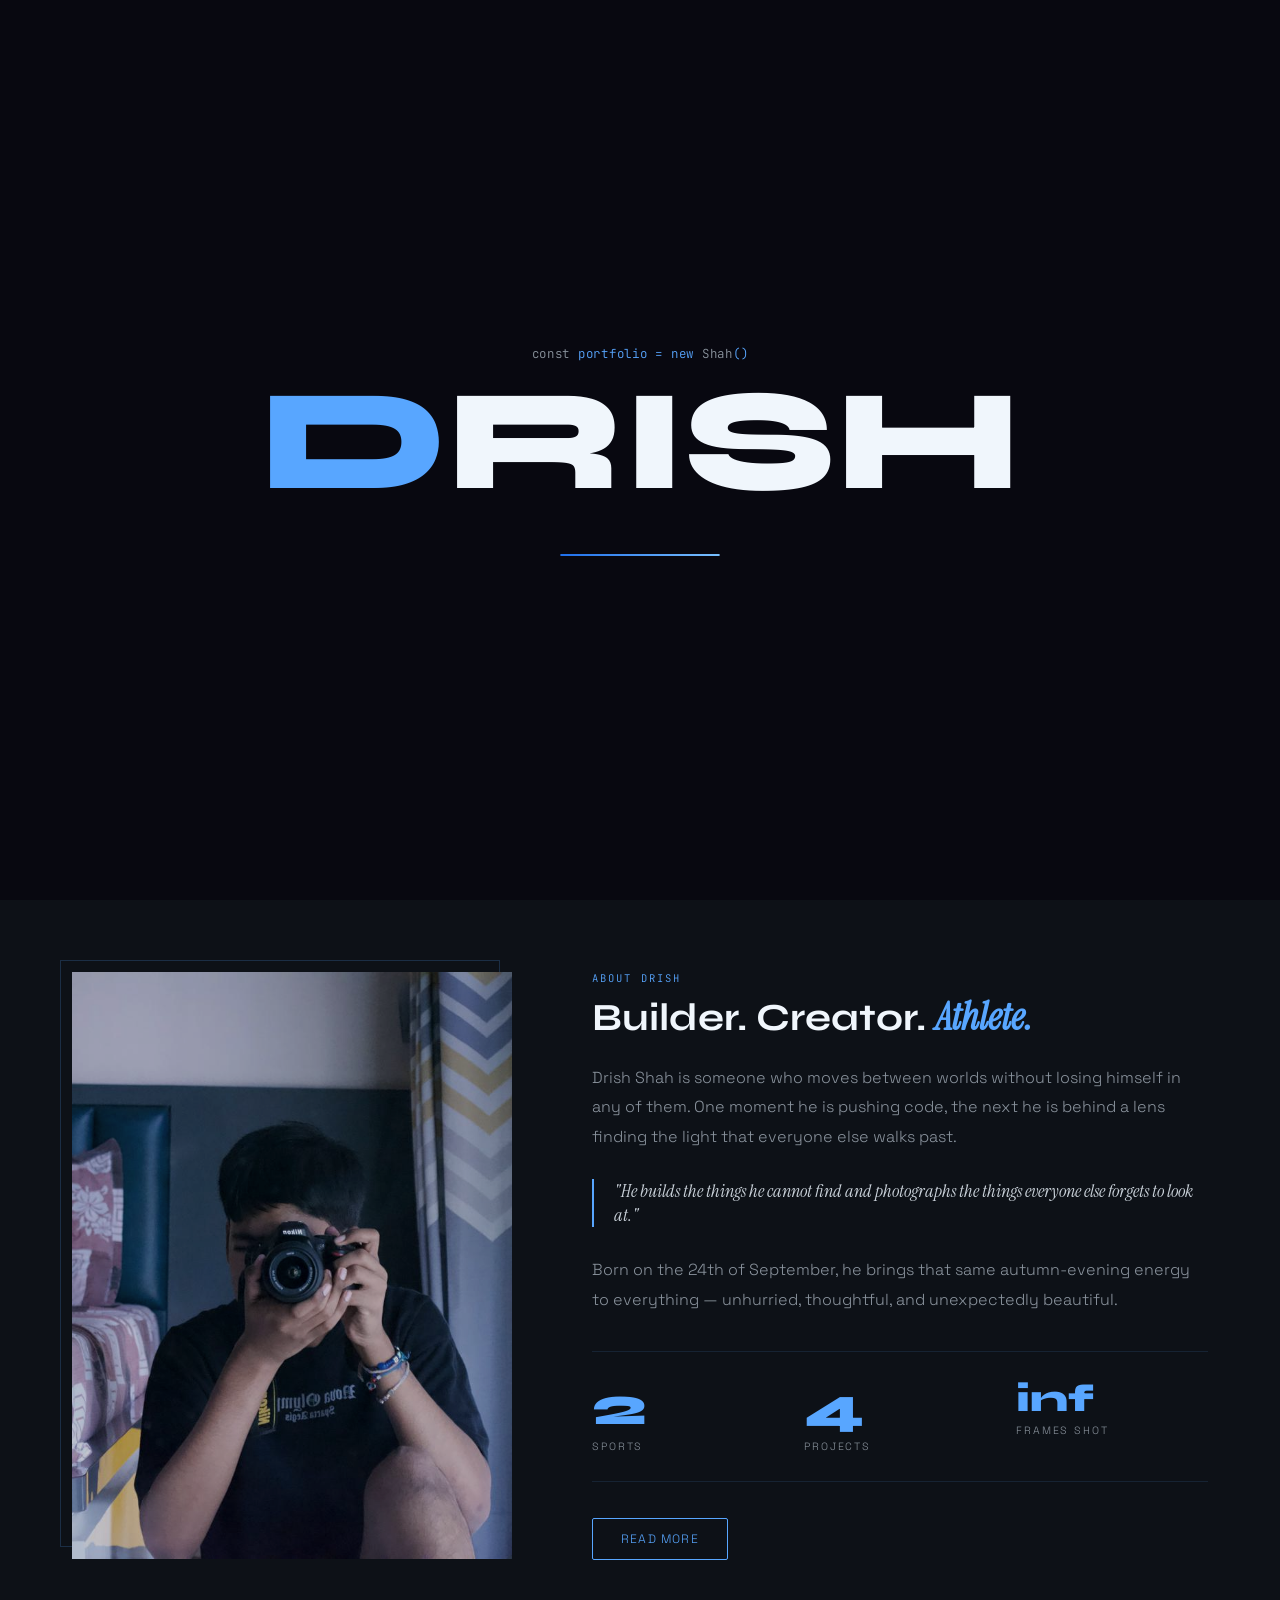
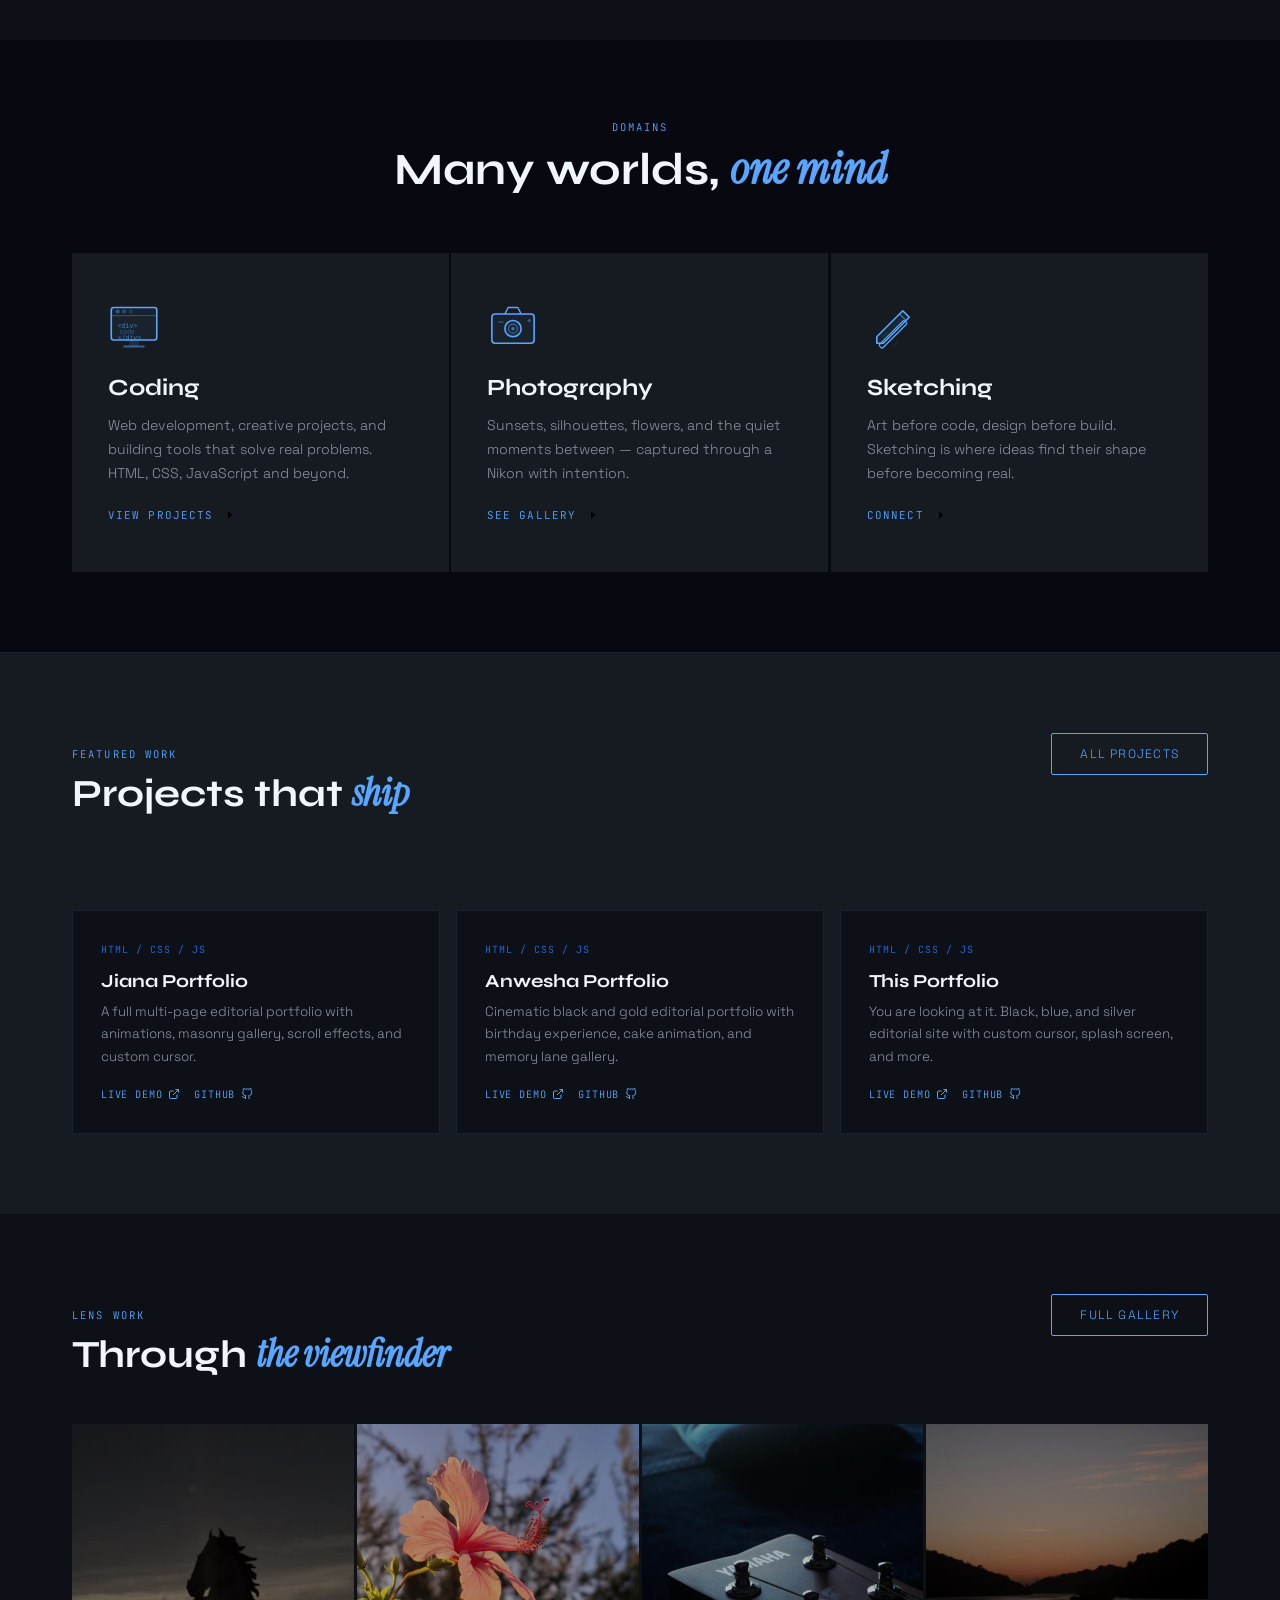
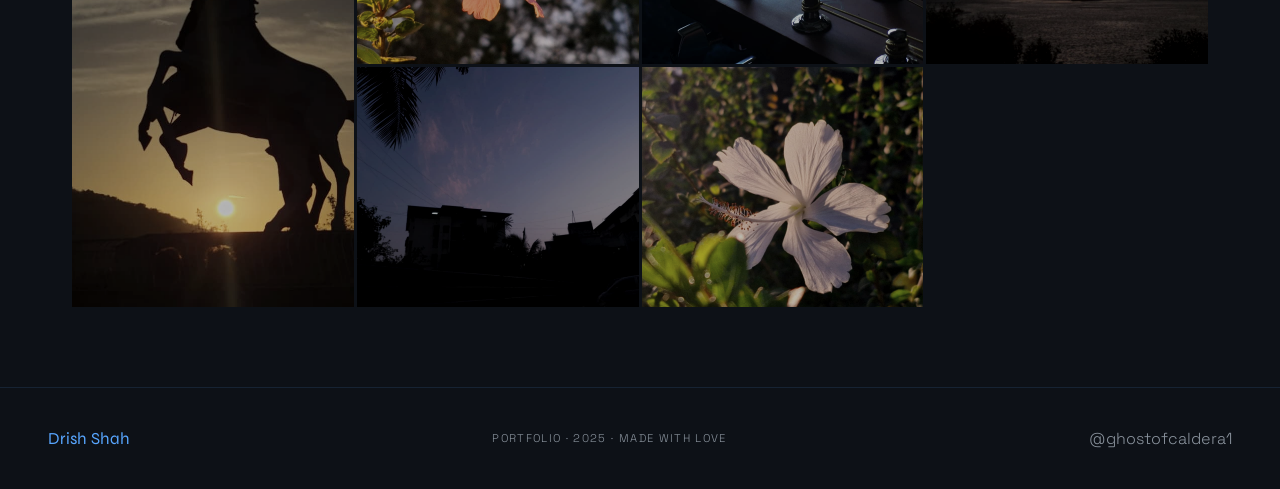
<file: index.html>
<!DOCTYPE html>
<html lang="en">
<head>
<meta charset="UTF-8">
<meta name="viewport" content="width=device-width, initial-scale=1.0">
<title>Drish Shah — Portfolio</title>
<link rel="stylesheet" href="style.css">
<style>
/* ── HERO ── */
.hero {
  min-height: calc(100vh - var(--nav-h));
  display: grid; grid-template-columns: 1fr 1fr;
  position: relative; overflow: hidden;
}
/* Blue grid lines background */
.hero::before {
  content: '';
  position: absolute; inset: 0; pointer-events: none;
  background-image:
    linear-gradient(rgba(88,166,255,.05) 1px, transparent 1px),
    linear-gradient(90deg, rgba(88,166,255,.05) 1px, transparent 1px);
  background-size: 60px 60px;
  z-index: 0;
}
.hero-left {
  display: flex; flex-direction: column; justify-content: center;
  padding: 80px 64px 100px 72px;
  position: relative; z-index: 2;
}
.hero-mono {
  font-family: 'JetBrains Mono', monospace;
  font-size: .72rem; color: var(--blue-dim);
  letter-spacing: .08em; margin-bottom: 20px;
  display: flex; align-items: center; gap: 12px;
  opacity: 0; animation: fadeUp .6s ease .2s forwards;
}
.hero-mono::before {
  content: ''; width: 32px; height: 1px; background: var(--blue-dim);
}
.hero-name {
  font-family: 'Syne', sans-serif;
  font-size: clamp(3.5rem, 5.5vw, 6.5rem);
  font-weight: 800; color: var(--white);
  line-height: .95; margin-bottom: 4px;
  opacity: 0; animation: fadeUp .7s ease .35s forwards;
}
.hero-name .blue-text { color: var(--blue); }
.hero-last {
  font-family: 'Instrument Serif', serif;
  font-style: italic; font-size: clamp(2rem,3.5vw,4.2rem);
  color: var(--silver-dim); display: block;
  font-weight: 400; letter-spacing: .04em;
  margin-bottom: 32px;
  opacity: 0; animation: fadeUp .7s ease .5s forwards;
}
.hero-typewriter-wrap {
  font-family: 'JetBrains Mono', monospace;
  font-size: .9rem; color: var(--blue-dim);
  height: 1.4rem; margin-bottom: 28px;
  opacity: 0; animation: fadeUp .6s ease .6s forwards;
}
#typewriter::after { content: '_'; color: var(--blue); animation: blink .8s step-end infinite; }
@keyframes blink { 50% { opacity: 0; } }
.hero-desc {
  font-size: 1.0rem; line-height: 1.8; color: var(--silver-dim);
  max-width: 420px; margin-bottom: 40px;
  opacity: 0; animation: fadeUp .6s ease .7s forwards;
}
.hero-tags { display: flex; gap: 8px; flex-wrap: wrap; margin-bottom: 40px; opacity: 0; animation: fadeUp .6s ease .8s forwards; }
.hero-tag {
  padding: 5px 14px;
  border: 1px solid rgba(88,166,255,.25);
  font-family: 'JetBrains Mono', monospace;
  font-size: .66rem; color: var(--blue-dim);
  letter-spacing: .08em; transition: all .2s;
}
.hero-tag:hover { border-color: var(--blue); color: var(--blue); background: var(--blue-glow); }
.hero-ctas { display: flex; gap: 14px; flex-wrap: wrap; opacity: 0; animation: fadeUp .6s ease .9s forwards; }
.bday-pill {
  display: inline-flex; align-items: center; gap: 10px;
  margin-top: 28px; padding: 10px 22px;
  background: rgba(88,166,255,.04);
  border: 1px solid rgba(88,166,255,.15);
  border-radius: 40px;
  opacity: 0; animation: fadeUp .6s ease 1s forwards;
}
#bday-countdown { display: flex; align-items: center; gap: 10px; }
#bday-countdown .cd-num { font-family: 'Syne', sans-serif; font-size: 1.6rem; font-weight: 800; color: var(--blue); line-height: 1; }
#bday-countdown .cd-label { font-size: .7rem; letter-spacing: .1em; color: var(--silver-dim); }

@keyframes fadeUp { from { opacity: 0; transform: translateY(20px); } to { opacity: 1; transform: translateY(0); } }

/* ── Hero right ── */
.hero-right { position: relative; overflow: hidden; }
.hero-right-bg {
  position: absolute; inset: 0;
  background: linear-gradient(135deg, var(--deep) 0%, rgba(88,166,255,.04) 100%);
}
.hero-img-grid {
  position: absolute; inset: 0;
  display: grid; grid-template-columns: 1fr 1fr; grid-template-rows: 1fr 1fr;
}
.hero-img-grid .cell { overflow: hidden; }
.hero-img-grid .cell img {
  width: 100%; height: 100%; object-fit: cover;
  filter: brightness(.55) contrast(1.1) saturate(.6);
  transition: transform .7s; display: block;
}
.hero-img-grid .cell:hover img { transform: scale(1.06); }
.hero-img-grid::after {
  content: ''; position: absolute; inset: 0; pointer-events: none;
  background: linear-gradient(90deg, var(--black) 0%, transparent 20%),
              linear-gradient(0deg, rgba(8,8,16,.4) 0%, transparent 40%);
}
/* Blue glow corner */
.hero-right::before {
  content: ''; position: absolute; top: -100px; right: -100px;
  width: 400px; height: 400px;
  background: radial-gradient(circle, rgba(88,166,255,.1) 0%, transparent 70%);
  pointer-events: none; z-index: 5;
}

/* Profile badge */
.hero-profile-badge {
  position: absolute; bottom: 44px; left: 50%; transform: translateX(-30%);
  z-index: 10; padding: 16px 24px; text-align: center;
  background: rgba(8,8,16,.75);
  backdrop-filter: blur(20px) saturate(180%);
  -webkit-backdrop-filter: blur(20px) saturate(180%);
  border: 1px solid rgba(88,166,255,.25);
  border-radius: 4px;
  box-shadow: 0 8px 32px rgba(0,0,0,.5), inset 0 1px 0 rgba(88,166,255,.15), 0 0 0 1px rgba(88,166,255,.06);
}
.hero-profile-badge .badge-date { font-family: 'Syne',sans-serif; font-size: 1.1rem; font-weight: 700; color: var(--blue-light); display: block; }
.hero-profile-badge small { font-family: 'JetBrains Mono',monospace; font-size: .6rem; letter-spacing: .18em; text-transform: uppercase; color: rgba(139,148,158,.8); display: block; margin-top: 4px; }

/* Scroll hint */
.hero-scroll { position: absolute; bottom: 32px; left: 26%; transform: translateX(-50%); z-index: 6; }

/* Vertical line center */
.hero::after {
  content: ''; position: absolute; left: 50%; top: 10%; height: 80%;
  width: 1px; background: linear-gradient(180deg, transparent, rgba(88,166,255,.2), transparent);
  z-index: 1; pointer-events: none;
}

/* ── ABOUT STRIP ── */
.about-strip {
  background: var(--deep); padding: 80px 72px;
  display: grid; grid-template-columns: 1fr 1.4fr; gap: 80px; align-items: center;
}
.about-img-wrap { position: relative; }
.about-img-wrap img { width: 100%; aspect-ratio: 3/4; object-fit: cover; display: block; filter: brightness(.8) contrast(1.05) saturate(.8); }
.about-img-wrap::before {
  content: ''; position: absolute; top: -12px; left: -12px; right: 12px; bottom: 12px;
  border: 1px solid rgba(88,166,255,.2); z-index: 0; pointer-events: none;
}
.about-img-wrap img { position: relative; z-index: 1; }
.about-text h2 { font-size: clamp(2rem,3vw,3.2rem); color: var(--white); margin-bottom: 24px; }
.about-text p { font-size: 1rem; line-height: 1.85; color: var(--silver-dim); margin-bottom: 18px; }
.about-text .callout {
  border-left: 2px solid var(--blue);
  padding-left: 20px;
  font-family: 'Instrument Serif', serif;
  font-style: italic; font-size: 1.15rem;
  color: var(--silver); margin: 28px 0;
}
.stats-row {
  display: grid; grid-template-columns: repeat(3,1fr); gap: 20px; margin: 36px 0;
  padding: 28px 0;
  border-top: 1px solid rgba(88,166,255,.12);
  border-bottom: 1px solid rgba(88,166,255,.12);
}

/* ── INTERESTS ── */
.interests { padding: 80px 72px; }
.interests-header { text-align: center; margin-bottom: 60px; }
.interests-header h2 { font-size: clamp(2.2rem,3.5vw,4rem); color: var(--white); }
.interests-grid { display: grid; grid-template-columns: repeat(3,1fr); gap: 2px; }
.interest-card {
  background: var(--panel); padding: 48px 36px;
  position: relative; overflow: hidden; cursor: none;
  transition: background .3s; text-decoration: none; display: block;
}
.interest-card:hover { background: var(--panel2); }
.interest-card::before {
  content: ''; position: absolute; bottom: 0; left: 0; right: 0;
  height: 2px; background: var(--blue);
  transform: scaleX(0); transform-origin: left; transition: transform .4s ease;
}
.interest-card:hover::before { transform: scaleX(1); }
/* Blue corner glow on hover */
.interest-card::after {
  content: ''; position: absolute; top: 0; left: 0; right: 0; bottom: 0;
  background: radial-gradient(ellipse at top left, rgba(88,166,255,.06) 0%, transparent 60%);
  opacity: 0; transition: opacity .3s; pointer-events: none;
}
.interest-card:hover::after { opacity: 1; }
.ic-icon { display: block; margin-bottom: 20px; line-height: 1; transition: transform .3s; }
.interest-card:hover .ic-icon { transform: scale(1.08); }
.interest-card h3 { font-size: 1.45rem; color: var(--white); margin-bottom: 14px; }
.interest-card p { font-size: .88rem; line-height: 1.7; color: var(--silver-dim); }
.interest-link {
  display: inline-flex; align-items: center; gap: 8px; margin-top: 22px;
  font-family: 'JetBrains Mono', monospace;
  font-size: .68rem; letter-spacing: .1em; text-transform: uppercase; color: var(--blue);
}
.interest-link svg { width: 14px; transition: transform .25s; }
.interest-card:hover .interest-link svg { transform: translateX(4px); }

/* ── FEATURED PROJECT STRIP ── */
.project-strip {
  background: var(--panel); padding: 80px 72px;
  border-top: 1px solid rgba(88,166,255,.08);
}
.project-strip h2 { font-size: clamp(2rem,3vw,3.4rem); color: var(--white); margin-bottom: 48px; }
.project-cards { display: grid; grid-template-columns: repeat(3,1fr); gap: 16px; }
.proj-card {
  background: var(--deep);
  border: 1px solid rgba(88,166,255,.12);
  padding: 32px 28px;
  position: relative; overflow: hidden;
  text-decoration: none; display: block;
  transition: border-color .3s, background .3s;
}
.proj-card:hover { border-color: rgba(88,166,255,.4); background: rgba(88,166,255,.03); }
.proj-card::before {
  content: '';
  position: absolute; top: 0; left: 0; right: 0; height: 2px;
  background: linear-gradient(90deg, var(--blue-dim), var(--blue));
  transform: scaleX(0); transform-origin: left;
  transition: transform .4s ease;
}
.proj-card:hover::before { transform: scaleX(1); }
.proj-lang {
  font-family: 'JetBrains Mono', monospace;
  font-size: .62rem; letter-spacing: .1em; text-transform: uppercase;
  color: var(--blue-dim); margin-bottom: 16px; display: block;
}
.proj-card h3 { font-family: 'Syne',sans-serif; font-size: 1.15rem; color: var(--white); margin-bottom: 10px; }
.proj-card p { font-size: .84rem; line-height: 1.65; color: var(--silver-dim); margin-bottom: 20px; }
.proj-links { display: flex; gap: 14px; }
.proj-link {
  font-family: 'JetBrains Mono',monospace;
  font-size: .64rem; letter-spacing: .08em; text-transform: uppercase;
  color: var(--blue); text-decoration: none;
  display: flex; align-items: center; gap: 6px;
  transition: color .2s;
}
.proj-link:hover { color: var(--blue-light); }
.proj-link svg { width: 12px; fill: none; stroke: currentColor; stroke-width: 2; }

/* ── PHOTOGRAPHY PREVIEW ── */
.photo-preview { padding: 80px 72px; background: var(--deep); }
.photo-preview-header { display: flex; align-items: baseline; justify-content: space-between; margin-bottom: 48px; }
.photo-preview-header h2 { font-size: clamp(2rem,3vw,3.4rem); color: var(--white); }
.photo-mosaic { display: grid; grid-template-columns: repeat(4,1fr); gap: 3px; }
.photo-mosaic .pm-cell { overflow: hidden; }
.photo-mosaic .pm-cell img { width: 100%; height: 240px; object-fit: cover; display: block; filter: brightness(.72) contrast(1.06) saturate(.75); transition: transform .5s, filter .3s; }
.photo-mosaic .pm-cell:hover img { transform: scale(1.06); filter: brightness(.9) contrast(1.08) saturate(.9); }
.pm-tall { grid-row: span 2; }
.pm-tall img { height: 483px !important; }

@media (max-width: 900px) {
  .hero { grid-template-columns: 1fr; }
  .hero-right { height: 50vh; }
  .hero-left { padding: 48px 24px; }
  .about-strip { grid-template-columns: 1fr; padding: 48px 24px; gap: 40px; }
  .interests { padding: 48px 24px; }
  .interests-grid { grid-template-columns: 1fr; }
  .project-strip { padding: 48px 24px; }
  .project-cards { grid-template-columns: 1fr; }
  .photo-preview { padding: 48px 24px; }
  .photo-mosaic { grid-template-columns: repeat(2,1fr); }
  .pm-tall img { height: 240px !important; }
  .pm-tall { grid-row: span 1; }
}
</style>
</head>
<body>

<!-- SPLASH -->
<div id="splash">
  <div class="splash-mono"><span>const </span>portfolio = new <span>Shah</span>()</div>
  <div class="splash-name" id="splash-name"></div>
  <div class="splash-bar-wrap"><div class="splash-bar-fill"></div></div>
</div>

<div id="scroll-progress"></div>
<div id="page-transition"></div>
<div class="cursor-dot"></div>
<div class="cursor-ring"></div>

<div class="social-float">
  <a href="https://github.com/coder1239756" target="_blank" title="GitHub">
    <svg viewBox="0 0 24 24" fill="currentColor" width="16"><path d="M12 2C6.477 2 2 6.477 2 12c0 4.418 2.865 8.166 6.839 9.489.5.092.682-.217.682-.482 0-.237-.009-.868-.013-1.703-2.782.603-3.369-1.342-3.369-1.342-.454-1.155-1.11-1.462-1.11-1.462-.908-.62.069-.608.069-.608 1.003.07 1.531 1.03 1.531 1.03.892 1.529 2.341 1.087 2.91.832.092-.647.35-1.088.636-1.338-2.22-.253-4.555-1.11-4.555-4.943 0-1.091.39-1.984 1.03-2.682-.103-.254-.447-1.27.098-2.646 0 0 .84-.269 2.75 1.025A9.564 9.564 0 0112 6.844c.85.004 1.705.115 2.504.337 1.909-1.294 2.747-1.025 2.747-1.025.546 1.376.202 2.392.1 2.646.64.698 1.028 1.591 1.028 2.682 0 3.841-2.337 4.687-4.565 4.935.359.309.678.919.678 1.852 0 1.336-.012 2.415-.012 2.741 0 .267.18.578.688.48C19.138 20.163 22 16.418 22 12c0-5.523-4.477-10-10-10z"/></svg>
  </a>
  <a href="https://www.instagram.com/ghostofcaldera1" target="_blank" title="Instagram">
    <svg viewBox="0 0 24 24" fill="none" stroke="currentColor" stroke-width="1.5" width="15"><rect x="2" y="2" width="20" height="20" rx="5"/><circle cx="12" cy="12" r="4"/><circle cx="17.5" cy="6.5" r="1" fill="currentColor" stroke="none"/></svg>
  </a>
</div>

<nav>
  <a href="index.html" class="nav-logo">D<span>.</span>S</a>
  <ul class="nav-links">
    <li><a href="index.html">Home</a></li>
    <li><a href="about.html">About</a></li>
    <li><a href="work.html">Work</a></li>
    <li><a href="photography.html">Photography</a></li>
    <li><a href="connect.html">Connect</a></li>
  </ul>
  <a href="https://www.instagram.com/ghostofcaldera1" target="_blank" class="nav-gh">@ghostofcaldera1</a>
</nav>

<!-- HERO -->
<section class="hero page">
  <div class="hero-left">
    <div class="hero-mono">Portfolio · 2025</div>
    <h1 class="hero-name"><span class="blue-text">Drish</span></h1>
    <span class="hero-last">Shah</span>
    <div class="hero-typewriter-wrap">
      <span id="typewriter" data-words='["// coder. builder. creator.","// shoots stills. writes code.","// cricket, volleyball, football.","// @ghostofcaldera1","// born 24 September."]'></span>
    </div>
    <p class="hero-desc">
      Developer by logic, photographer by instinct, athlete by nature. 
      Building things that work and capturing moments worth keeping.
    </p>
    <div class="hero-tags">
      <span class="hero-tag">HTML / CSS / JS</span>
      <span class="hero-tag">Photography</span>
      <span class="hero-tag">Sketching</span>
      <span class="hero-tag">Cricket</span>
      <span class="hero-tag">Volleyball</span>
    </div>
    <div class="hero-ctas">
      <a href="work.html" class="btn btn-fill">View My Work</a>
      <a href="photography.html" class="btn">Photography</a>
    </div>
    <div class="bday-pill">
      <div id="bday-countdown">
        <span class="cd-num">-</span>
        <span class="cd-label">loading...</span>
      </div>
    </div>
  </div>

  <div class="hero-right">
    <div class="hero-right-bg"></div>
    <div class="hero-img-grid">
      <div class="cell"><img src="images/horse-sunset.jpg" alt="Photography"></div>
      <div class="cell"><img src="images/flower-orange.jpg" alt="Photography"></div>
      <div class="cell"><img src="images/river-sunset.jpg" alt="Photography"></div>
      <div class="cell"><img src="images/sunset-mountain.jpg" alt="Photography"></div>
    </div>
    <div class="hero-profile-badge">
      <span class="badge-date">24 September</span>
      <small>Born to build</small>
    </div>
  </div>

  <div class="hero-scroll">
    <div class="scroll-hint">
      <span>Scroll</span>
      <svg viewBox="0 0 24 24"><polyline points="6 9 12 15 18 9"/></svg>
    </div>
  </div>
</section>

<!-- MARQUEE -->
<div class="marquee-wrap">
  <div class="marquee-track">
    <span>Drish Shah</span><span class="dot">/</span>
    <span>Coder</span><span class="dot">/</span>
    <span>Photographer</span><span class="dot">/</span>
    <span>Sketching</span><span class="dot">/</span>
    <span>Cricket</span><span class="dot">/</span>
    <span>Volleyball</span><span class="dot">/</span>
    <span>Football</span><span class="dot">/</span>
    <span>September 24th</span><span class="dot">/</span>
    <span>@ghostofcaldera1</span><span class="dot">/</span>
    <span>Drish Shah</span><span class="dot">/</span>
    <span>Coder</span><span class="dot">/</span>
    <span>Photographer</span><span class="dot">/</span>
    <span>Sketching</span><span class="dot">/</span>
    <span>Cricket</span><span class="dot">/</span>
    <span>Volleyball</span><span class="dot">/</span>
    <span>Football</span><span class="dot">/</span>
    <span>September 24th</span><span class="dot">/</span>
    <span>@ghostofcaldera1</span><span class="dot">/</span>
  </div>
</div>

<!-- ABOUT STRIP -->
<section class="about-strip reveal">
  <div class="about-img-wrap tilt-card">
    <img src="images/profile-camera.jpg" alt="Drish Shah">
  </div>
  <div class="about-text">
    <span class="section-tag">About Drish</span>
    <h2>Builder. Creator. <em class="blue-text serif-italic">Athlete.</em></h2>
    <p>
      Drish Shah is someone who moves between worlds without losing himself in any of them. 
      One moment he is pushing code, the next he is behind a lens finding the light that 
      everyone else walks past.
    </p>
    <div class="callout">
      "He builds the things he cannot find and photographs the things everyone else forgets to look at."
    </div>
    <p>
      Born on the 24th of September, he brings that same autumn-evening energy to everything — 
      unhurried, thoughtful, and unexpectedly beautiful.
    </p>
    <div class="stats-row">
      <div class="stat-item">
        <span class="stat-number" data-count="3">0</span>
        <span class="stat-label">Sports</span>
      </div>
      <div class="stat-item">
        <span class="stat-number" data-count="5">0</span>
        <span class="stat-label">Projects</span>
      </div>
      <div class="stat-item">
        <span class="stat-number" style="font-size:2.4rem">inf</span>
        <span class="stat-label">Frames Shot</span>
      </div>
    </div>
    <a href="about.html" class="btn">Read More</a>
  </div>
</section>

<!-- INTERESTS -->
<section class="interests">
  <div class="interests-header reveal">
    <span class="section-tag">Domains</span>
    <h2>Many worlds, <em class="blue-text serif-italic">one mind</em></h2>
  </div>
  <div class="interests-grid">
    <a href="work.html" class="interest-card tilt-card reveal">
      <span class="ic-icon">
        <svg viewBox="0 0 64 64" fill="none" xmlns="http://www.w3.org/2000/svg" width="52" height="52">
          <rect x="4" y="8" width="56" height="40" rx="3" stroke="#58a6ff" stroke-width="2" fill="rgba(88,166,255,.05)"/>
          <line x1="4" y1="18" x2="60" y2="18" stroke="#58a6ff" stroke-width="1.2" opacity=".4"/>
          <circle cx="12" cy="13" r="2.5" fill="#58a6ff" opacity=".4"/>
          <circle cx="20" cy="13" r="2.5" fill="rgba(88,166,255,.3)"/>
          <circle cx="28" cy="13" r="2.5" fill="rgba(88,166,255,.2)"/>
          <text x="12" y="33" font-family="monospace" font-size="8" fill="#58a6ff" opacity=".7">&lt;div&gt;</text>
          <text x="14" y="41" font-family="monospace" font-size="8" fill="rgba(88,166,255,.45)">code</text>
          <text x="12" y="48" font-family="monospace" font-size="8" fill="#58a6ff" opacity=".7">&lt;/div&gt;</text>
          <line x1="20" y1="56" x2="44" y2="56" stroke="#58a6ff" stroke-width="2.5" stroke-linecap="round" opacity=".5"/>
          <rect x="26" y="48" width="12" height="8" fill="#58a6ff" opacity=".15"/>
        </svg>
      </span>
      <h3>Coding</h3>
      <p>Web development, creative projects, and building tools that solve real problems. HTML, CSS, JavaScript and beyond.</p>
      <span class="interest-link">View Projects <svg viewBox="0 0 24 24"><line x1="5" y1="12" x2="19" y2="12"/><polyline points="12 5 19 12 12 19"/></svg></span>
    </a>
    <a href="photography.html" class="interest-card tilt-card reveal">
      <span class="ic-icon">
        <svg viewBox="0 0 64 64" fill="none" xmlns="http://www.w3.org/2000/svg" width="52" height="52">
          <rect x="6" y="16" width="52" height="36" rx="4" stroke="#58a6ff" stroke-width="2" fill="rgba(88,166,255,.05)"/>
          <path d="M22 16 L26 8 L38 8 L42 16" stroke="#58a6ff" stroke-width="1.8" fill="none" stroke-linejoin="round"/>
          <circle cx="32" cy="34" r="10" stroke="#58a6ff" stroke-width="2" fill="rgba(88,166,255,.06)"/>
          <circle cx="32" cy="34" r="5.5" stroke="#58a6ff" stroke-width="1.4" opacity=".5"/>
          <circle cx="32" cy="34" r="2" fill="#58a6ff" opacity=".6"/>
          <circle cx="52" cy="24" r="2" fill="#58a6ff" opacity=".4"/>
          <line x1="14" y1="26" x2="20" y2="26" stroke="#58a6ff" stroke-width="1.5" stroke-linecap="round" opacity=".4"/>
        </svg>
      </span>
      <h3>Photography</h3>
      <p>Sunsets, silhouettes, flowers, and the quiet moments between — captured through a Nikon with intention.</p>
      <span class="interest-link">See Gallery <svg viewBox="0 0 24 24"><line x1="5" y1="12" x2="19" y2="12"/><polyline points="12 5 19 12 12 19"/></svg></span>
    </a>
    <a href="connect.html" class="interest-card tilt-card reveal">
      <span class="ic-icon">
        <svg viewBox="0 0 64 64" fill="none" xmlns="http://www.w3.org/2000/svg" width="52" height="52">
          <!-- Pencil/sketch icon -->
          <rect x="10" y="38" width="44" height="6" rx="2" stroke="#58a6ff" stroke-width="1.5" fill="rgba(88,166,255,.05)" transform="rotate(-45 32 41)"/>
          <path d="M44 12 L52 20 L20 52 L12 52 L12 44 Z" stroke="#58a6ff" stroke-width="2" fill="rgba(88,166,255,.08)" stroke-linejoin="round"/>
          <line x1="40" y1="16" x2="48" y2="24" stroke="#58a6ff" stroke-width="1.4" opacity=".6"/>
          <line x1="12" y1="44" x2="12" y2="52" stroke="#58a6ff" stroke-width="1.5" opacity=".5"/>
          <line x1="12" y1="52" x2="20" y2="52" stroke="#58a6ff" stroke-width="1.5" opacity=".5"/>
          <!-- sketch lines -->
          <line x1="20" y1="44" x2="26" y2="38" stroke="#58a6ff" stroke-width=".8" opacity=".3"/>
          <line x1="26" y1="50" x2="32" y2="44" stroke="#58a6ff" stroke-width=".8" opacity=".3"/>
          <line x1="32" y1="56" x2="38" y2="50" stroke="#58a6ff" stroke-width=".8" opacity=".3"/>
        </svg>
      </span>
      <h3>Sketching</h3>
      <p>Art before code, design before build. Sketching is where ideas find their shape before becoming real.</p>
      <span class="interest-link">Connect <svg viewBox="0 0 24 24"><line x1="5" y1="12" x2="19" y2="12"/><polyline points="12 5 19 12 12 19"/></svg></span>
    </a>
  </div>
</section>

<!-- FEATURED PROJECTS -->
<section class="project-strip reveal">
  <div style="display:flex;align-items:baseline;justify-content:space-between;margin-bottom:48px;">
    <div>
      <span class="section-tag">Featured Work</span>
      <h2>Projects that <em class="blue-text serif-italic">ship</em></h2>
    </div>
    <a href="work.html" class="btn">All Projects</a>
  </div>
  <div class="project-cards">
    <a href="https://coder1239756.github.io/Jianaa-Portfolio/index.html" target="_blank" class="proj-card tilt-card">
      <span class="proj-lang">HTML / CSS / JS</span>
      <h3>Jiana Portfolio</h3>
      <p>A full multi-page editorial portfolio with animations, masonry gallery, scroll effects, and custom cursor.</p>
      <div class="proj-links">
        <span class="proj-link">
          Live Demo
          <svg viewBox="0 0 24 24"><path d="M18 13v6a2 2 0 01-2 2H5a2 2 0 01-2-2V8a2 2 0 012-2h6"/><polyline points="15 3 21 3 21 9"/><line x1="10" y1="14" x2="21" y2="3"/></svg>
        </span>
        <span class="proj-link">
          GitHub
          <svg viewBox="0 0 24 24"><path d="M9 19c-5 1.5-5-2.5-7-3m14 6v-3.87a3.37 3.37 0 00-.94-2.61c3.14-.35 6.44-1.54 6.44-7A5.44 5.44 0 0020 4.77 5.07 5.07 0 0019.91 1S18.73.65 16 2.48a13.38 13.38 0 00-7 0C6.27.65 5.09 1 5.09 1A5.07 5.07 0 005 4.77a5.44 5.44 0 00-1.5 3.78c0 5.42 3.3 6.61 6.44 7A3.37 3.37 0 009 18.13V22"/></svg>
        </span>
      </div>
    </a>
    <a href="https://github.com/coder1239756" target="_blank" class="proj-card tilt-card">
      <span class="proj-lang">HTML / CSS / JS</span>
      <h3>Anwesha Portfolio</h3>
      <p>Cinematic black and gold editorial portfolio with birthday experience, cake animation, and memory lane gallery.</p>
      <div class="proj-links">
         <span class="proj-link">
          Live Demo
          <svg viewBox="0 0 24 24"><path d="M18 13v6a2 2 0 01-2 2H5a2 2 0 01-2-2V8a2 2 0 012-2h6"/><polyline points="15 3 21 3 21 9"/><line x1="10" y1="14" x2="21" y2="3"/></svg>
        </span>
        <span class="proj-link">
          GitHub
          <svg viewBox="0 0 24 24"><path d="M9 19c-5 1.5-5-2.5-7-3m14 6v-3.87a3.37 3.37 0 00-.94-2.61c3.14-.35 6.44-1.54 6.44-7A5.44 5.44 0 0020 4.77 5.07 5.07 0 0019.91 1S18.73.65 16 2.48a13.38 13.38 0 00-7 0C6.27.65 5.09 1 5.09 1A5.07 5.07 0 005 4.77a5.44 5.44 0 00-1.5 3.78c0 5.42 3.3 6.61 6.44 7A3.37 3.37 0 009 18.13V22"/></svg>
        </span>
      </div>
    </a>
    <a href="https://github.com/coder1239756" target="_blank" class="proj-card tilt-card">
      <span class="proj-lang">HTML / CSS / JS</span>
      <h3>This Portfolio</h3>
      <p>You are looking at it. Black, blue, and silver editorial site with custom cursor, splash screen, and more.</p>
      <div class="proj-links">
         <span class="proj-link">
          Live Demo
          <svg viewBox="0 0 24 24"><path d="M18 13v6a2 2 0 01-2 2H5a2 2 0 01-2-2V8a2 2 0 012-2h6"/><polyline points="15 3 21 3 21 9"/><line x1="10" y1="14" x2="21" y2="3"/></svg>
        </span>
        <span class="proj-link">
          GitHub
          <svg viewBox="0 0 24 24"><path d="M9 19c-5 1.5-5-2.5-7-3m14 6v-3.87a3.37 3.37 0 00-.94-2.61c3.14-.35 6.44-1.54 6.44-7A5.44 5.44 0 0020 4.77 5.07 5.07 0 0019.91 1S18.73.65 16 2.48a13.38 13.38 0 00-7 0C6.27.65 5.09 1 5.09 1A5.07 5.07 0 005 4.77a5.44 5.44 0 00-1.5 3.78c0 5.42 3.3 6.61 6.44 7A3.37 3.37 0 009 18.13V22"/></svg>
        </span>
      </div>
    </a>
  </div>
</section>

<!-- PHOTO PREVIEW -->
<section class="photo-preview">
  <div class="photo-preview-header reveal">
    <div>
      <span class="section-tag">Lens Work</span>
      <h2>Through <em class="blue-text serif-italic">the viewfinder</em></h2>
    </div>
    <a href="photography.html" class="btn">Full Gallery</a>
  </div>
  <div class="photo-mosaic reveal">
    <div class="pm-cell pm-tall"><img src="images/horse-sunset.jpg" alt=""></div>
    <div class="pm-cell"><img src="images/flower-orange.jpg" alt=""></div>
    <div class="pm-cell"><img src="images/guitar1.jpg" alt=""></div>
    <div class="pm-cell"><img src="images/river-sunset.jpg" alt=""></div>
    <div class="pm-cell"><img src="images/dusk-sky.jpg" alt=""></div>
    <div class="pm-cell"><img src="images/flower-white.jpg" alt=""></div>
  </div>
</section>

<footer>
  <span class="footer-name">Drish Shah</span>
  <span class="footer-meta">Portfolio · 2025 · Made with love</span>
 <a href="https://www.instagram.com/ghostofcaldera1" target="_blank">@ghostofcaldera1</a>
</footer>

<script src="script.js"></script>
<script>
// Splash letter animation
(function(){
  const name = 'DRISH';
  const el = document.getElementById('splash-name');
  if (!el) return;
  name.split('').forEach((ch,i) => {
    const s = document.createElement('span');
    s.className = 'sl' + (i === 0 ? ' blue' : '');
    s.textContent = ch;
    s.style.animationDelay = (.55 + i*.07) + 's';
    el.appendChild(s);
  });
})();
</script>
</body>
</html>
</file>
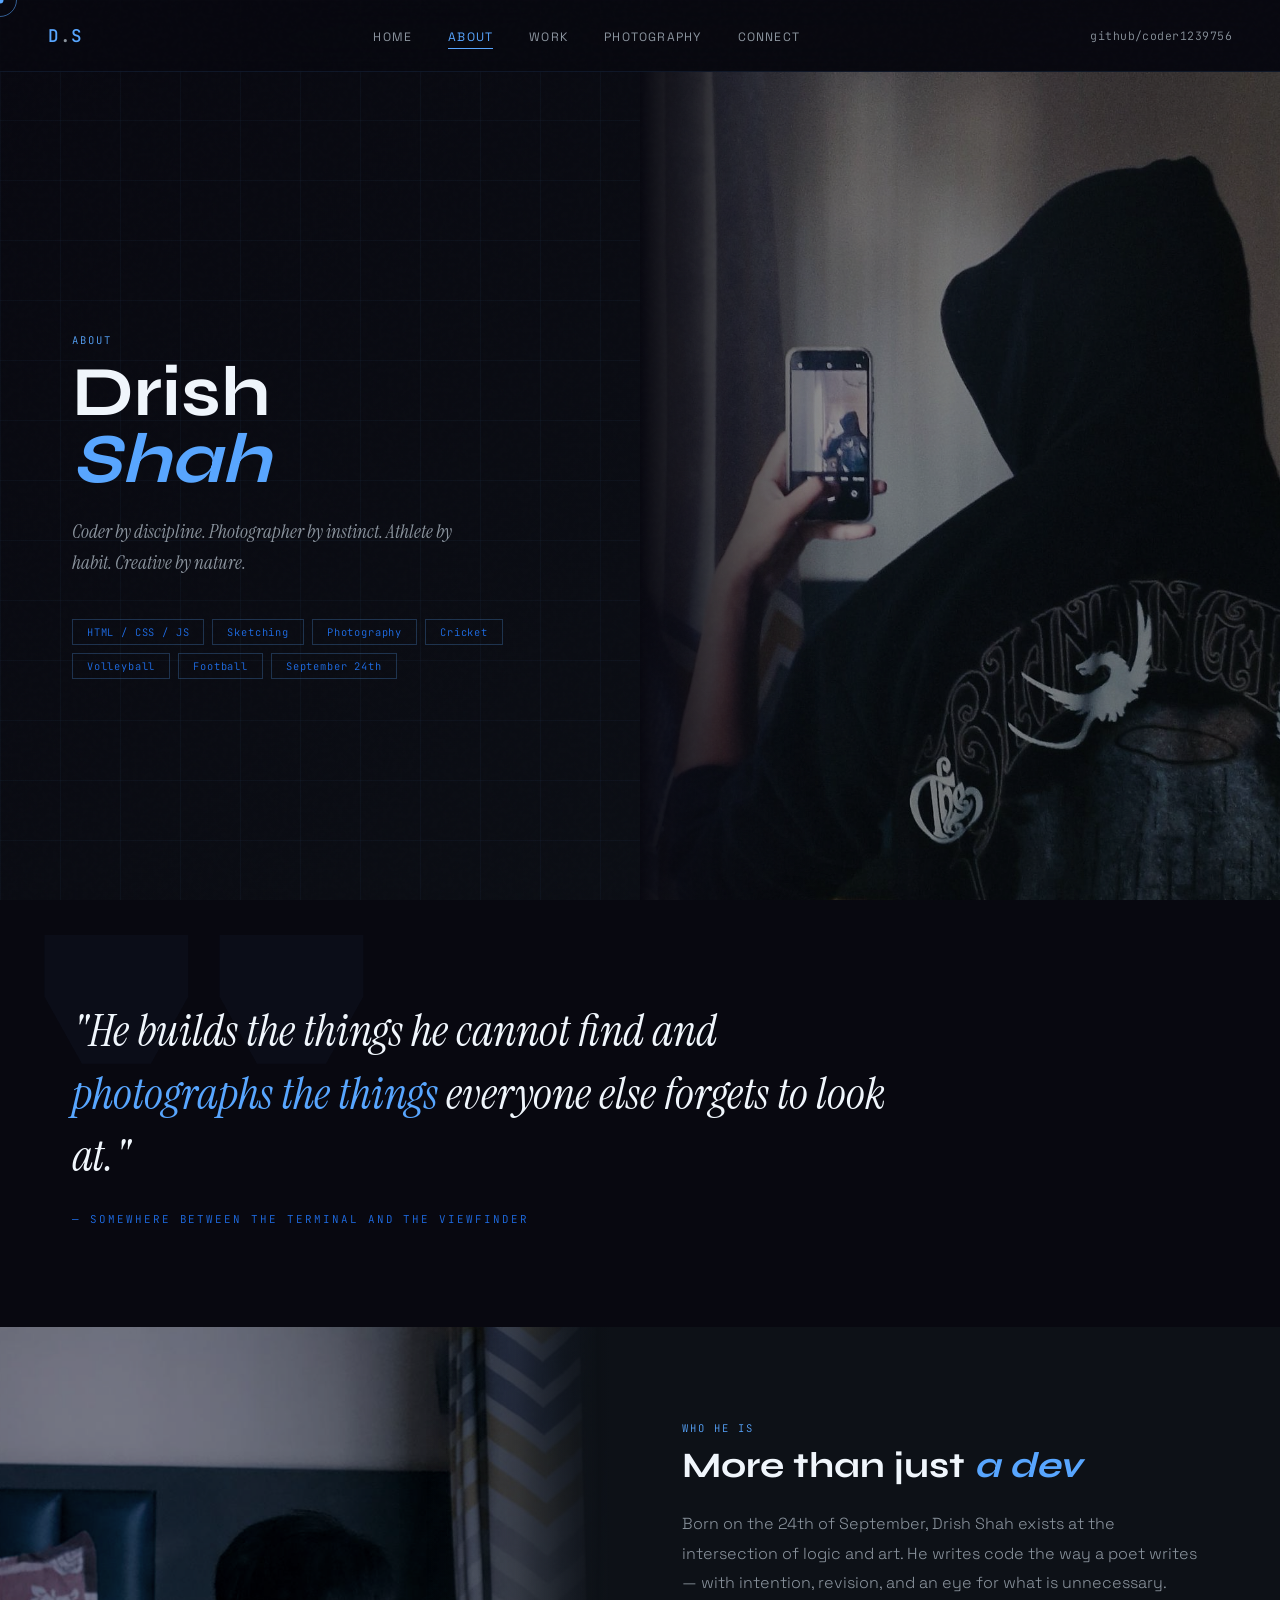
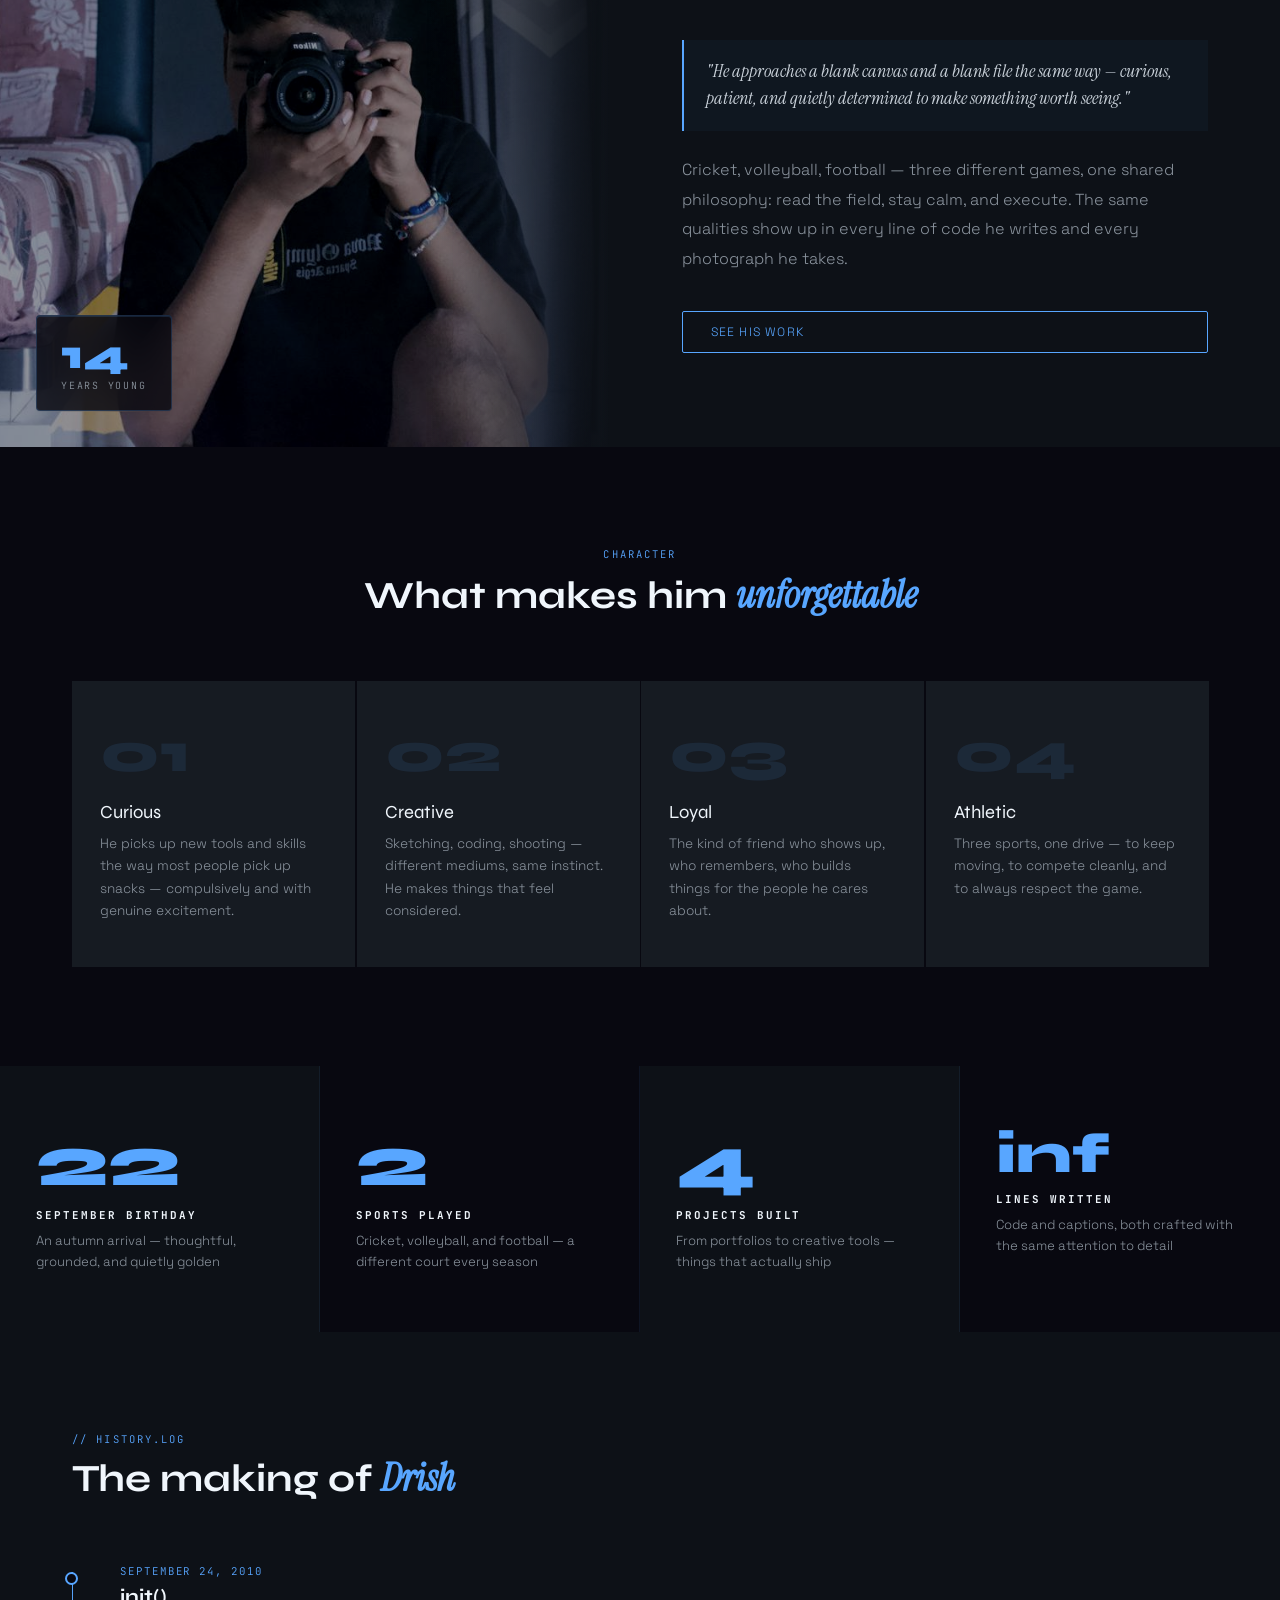
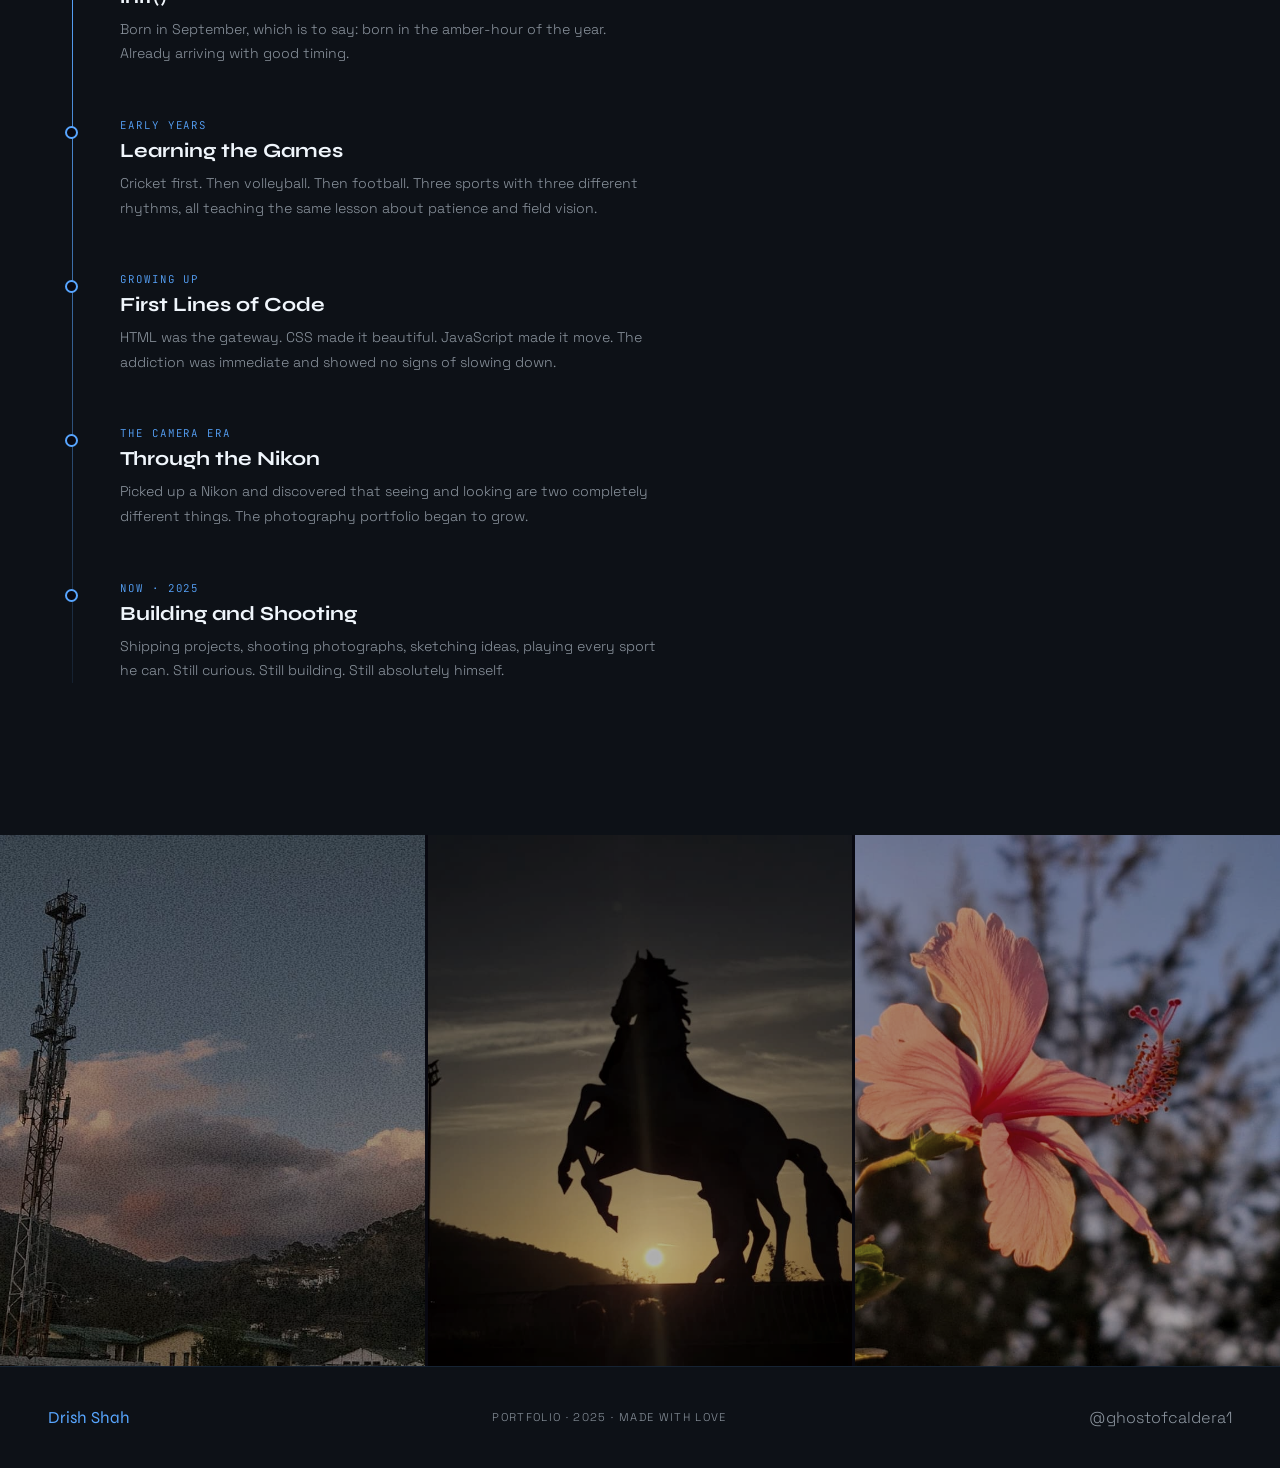
<file: about.html>
<!DOCTYPE html>
<html lang="en">
<head>
<meta charset="UTF-8">
<meta name="viewport" content="width=device-width, initial-scale=1.0">
<title>About — Drish Shah</title>
<link rel="stylesheet" href="style.css">
<style>
.about-hero {
  min-height: 100vh; display: grid; grid-template-columns: 1fr 1fr;
  position: relative; overflow: hidden;
  background: linear-gradient(135deg, var(--black) 0%, var(--deep) 100%);
}
/* code-lines decorative background */
.about-hero::before {
  content: '';
  position: absolute; inset: 0; pointer-events: none;
  background-image: linear-gradient(rgba(88,166,255,.04) 1px, transparent 1px), linear-gradient(90deg, rgba(88,166,255,.04) 1px, transparent 1px);
  background-size: 60px 60px;
}
.ah-left { display:flex; flex-direction:column; justify-content:center; padding: 120px 72px 80px; position:relative; z-index:2; }
.ah-left h1 { font-size: clamp(3rem,5.5vw,7rem); color: var(--white); line-height: .95; margin-bottom: 24px; }
.ah-left h1 em { color: var(--blue); font-style:italic; display:block; }
.ah-left .subtitle { font-family:'Instrument Serif',serif; font-style:italic; font-size:1.2rem; color:var(--silver-dim); line-height:1.6; max-width:420px; margin-bottom: 40px; }
.ah-tags { display:flex; flex-wrap:wrap; gap:8px; }
.ah-tag { padding:5px 14px; border:1px solid rgba(88,166,255,.25); font-family:'JetBrains Mono',monospace; font-size:.65rem; color:var(--blue-dim); letter-spacing:.08em; transition:all .2s; }
.ah-tag:hover { border-color:var(--blue); color:var(--blue); background:rgba(88,166,255,.08); }
.ah-right { position:relative; overflow:hidden; }
.ah-right img { width:100%; height:100%; object-fit:cover; filter:brightness(.6) contrast(1.1) saturate(.7); }
.ah-right::after { content:''; position:absolute; inset:0; background:linear-gradient(90deg,var(--black) 0%,transparent 30%); }

.big-quote { padding:100px 72px; background:var(--black); position:relative; overflow:hidden; }
.big-quote::before { content:'"'; position:absolute; top:-60px; left:30px; font-family:'Syne',sans-serif; font-size:36rem; font-weight:800; color:rgba(88,166,255,.03); line-height:1; pointer-events:none; }
.big-quote blockquote { font-family:'Instrument Serif',serif; font-size:clamp(1.8rem,3.5vw,3.5rem); font-style:italic; color:var(--white); max-width:840px; line-height:1.4; position:relative; z-index:1; }
.big-quote blockquote em { color:var(--blue); }
.big-quote cite { display:block; margin-top:24px; font-family:'JetBrains Mono',monospace; font-size:.68rem; letter-spacing:.18em; text-transform:uppercase; color:var(--blue-dim); font-style:normal; }

.who { display:grid; grid-template-columns:1fr 1.1fr; min-height:80vh; }
.who-visual { position:relative; overflow:hidden; }
.who-visual img { width:100%; height:100%; object-fit:cover; filter:brightness(.6) contrast(1.1) saturate(.7); }
.who-visual::after { content:''; position:absolute; inset:0; background:linear-gradient(90deg,transparent 70%,var(--deep) 100%); }
.who-badge { position:absolute; bottom:36px; left:36px; background:rgba(8,8,16,.8); backdrop-filter:blur(20px); border:1px solid rgba(88,166,255,.2); border-radius:4px; padding:18px 24px; box-shadow:inset 0 1px 0 rgba(88,166,255,.15); }
.who-badge .wbnum { font-family:'Syne',sans-serif; font-size:2.6rem; font-weight:800; color:var(--blue); display:block; line-height:1; }
.who-badge .wblabel { font-family:'JetBrains Mono',monospace; font-size:.62rem; letter-spacing:.18em; text-transform:uppercase; color:var(--silver-dim); display:block; margin-top:4px; }
.who-text { background:var(--deep); padding:80px 72px; display:flex; flex-direction:column; justify-content:center; }
.who-text h2 { font-size:clamp(2rem,2.8vw,3rem); color:var(--white); margin-bottom:24px; }
.who-text p { font-size:1rem; line-height:1.85; color:var(--silver-dim); margin-bottom:18px; }
.who-text .callout { border-left:2px solid var(--blue); padding:18px 22px; background:rgba(88,166,255,.04); margin:24px 0; font-family:'Instrument Serif',serif; font-style:italic; font-size:1.15rem; color:var(--silver); line-height:1.5; }

/* Traits */
.traits-section { padding:100px 72px; background:var(--black); }
.traits-section h2 { font-size:clamp(2rem,3vw,3.6rem); color:var(--white); margin-bottom:64px; text-align:center; }
.traits-grid { display:grid; grid-template-columns:repeat(4,1fr); gap:2px; }
.trait-block { background:var(--panel); padding:44px 28px; position:relative; overflow:hidden; transition:background .3s; }
.trait-block:hover { background:var(--panel2); }
.trait-block::after { content:''; position:absolute; bottom:0; left:0; right:0; height:2px; background:var(--blue); transform:scaleX(0); transform-origin:left; transition:transform .4s; }
.trait-block:hover::after { transform:scaleX(1); }
.trait-num { font-family:'Syne',sans-serif; font-size:3.5rem; font-weight:800; color:rgba(88,166,255,.1); line-height:1; display:block; margin-bottom:20px; transition:color .3s; }
.trait-block:hover .trait-num { color:rgba(88,166,255,.25); }
.trait-name { font-family:'Syne',sans-serif; font-size:1.15rem; color:var(--white); margin-bottom:10px; display:block; }
.trait-desc { font-size:.85rem; line-height:1.65; color:var(--silver-dim); }

/* Facts */
.facts-row { display:grid; grid-template-columns:repeat(4,1fr); }
.fact-tile { padding:60px 36px; position:relative; overflow:hidden; border-right:1px solid rgba(88,166,255,.08); }
.fact-tile:last-child { border-right:none; }
.fact-tile:nth-child(odd) { background:var(--deep); }
.fact-tile:nth-child(even) { background:var(--black); }
.fact-tile::after { content:''; position:absolute; bottom:0; left:0; right:0; height:0; background:linear-gradient(0deg,rgba(88,166,255,.06),transparent); transition:height .4s; }
.fact-tile:hover::after { height:100%; }
.fact-num { font-family:'Syne',sans-serif; font-size:4.5rem; font-weight:800; color:var(--blue); line-height:1; display:block; margin-bottom:10px; position:relative; z-index:1; }
.fact-tile h4 { font-family:'JetBrains Mono',monospace; font-size:.68rem; letter-spacing:.18em; text-transform:uppercase; color:var(--white); margin-bottom:8px; position:relative; z-index:1; }
.fact-tile p { font-size:.82rem; line-height:1.6; color:var(--silver-dim); position:relative; z-index:1; }

/* Timeline */
.timeline { padding:100px 72px; background:var(--deep); }
.timeline h2 { font-size:clamp(2rem,3vw,3.2rem); color:var(--white); margin-bottom:64px; }
.tl-items { position:relative; padding-left:48px; max-width:720px; }
.tl-items::before { content:''; position:absolute; left:0; top:8px; bottom:0; width:1px; background:linear-gradient(180deg,var(--blue),rgba(88,166,255,.1)); }
.tl-item { position:relative; margin-bottom:52px; transition:transform .3s; }
.tl-item:hover { transform:translateX(6px); }
.tl-item::before { content:''; position:absolute; left:-55px; top:8px; width:13px; height:13px; border:2px solid var(--blue); background:var(--black); border-radius:50%; transition:background .3s, box-shadow .3s; }
.tl-item:hover::before { background:var(--blue); box-shadow:0 0 14px rgba(88,166,255,.5); }
.tl-date { font-family:'JetBrains Mono',monospace; font-size:.67rem; letter-spacing:.18em; text-transform:uppercase; color:var(--blue); margin-bottom:8px; display:block; }
.tl-item h3 { font-family:'Syne',sans-serif; font-size:1.25rem; color:var(--white); margin-bottom:10px; }
.tl-item p { font-size:.88rem; line-height:1.75; color:var(--silver-dim); max-width:540px; }

/* Photo strip */
.photo-strip { display:grid; grid-template-columns:repeat(3,1fr); gap:3px; }
.ps-item { overflow:hidden; aspect-ratio:4/5; position:relative; }
.ps-item img { width:100%; height:100%; object-fit:cover; display:block; filter:brightness(.7) contrast(1.08) saturate(.7); transition:transform .6s, filter .3s; }
.ps-item:hover img { transform:scale(1.06); filter:brightness(.9) contrast(1.08) saturate(.85); }
.ps-caption { position:absolute; bottom:0; left:0; right:0; padding:20px 18px 14px; background:linear-gradient(0deg,rgba(8,8,16,.88),transparent 100%); font-family:'Instrument Serif',serif; font-style:italic; font-size:.92rem; color:var(--silver-dim); opacity:0; transition:opacity .3s; }
.ps-item:hover .ps-caption { opacity:1; }

@media(max-width:900px){
  .about-hero { grid-template-columns:1fr; }
  .ah-right { height:50vh; }
  .ah-left { padding:80px 24px 48px; }
  .big-quote { padding:60px 24px; }
  .who { grid-template-columns:1fr; }
  .who-text { padding:48px 24px; }
  .traits-section { padding:60px 24px; }
  .traits-grid { grid-template-columns:repeat(2,1fr); }
  .facts-row { grid-template-columns:repeat(2,1fr); }
  .timeline { padding:60px 24px; }
  .photo-strip { grid-template-columns:repeat(2,1fr); }
}
</style>
</head>
<body>
<div id="scroll-progress"></div>
<div id="page-transition"></div>
<div class="cursor-dot"></div>
<div class="cursor-ring"></div>
<nav>
  <a href="index.html" class="nav-logo">D<span>.</span>S</a>
  <ul class="nav-links">
    <li><a href="index.html">Home</a></li>
    <li><a href="about.html">About</a></li>
    <li><a href="work.html">Work</a></li>
    <li><a href="photography.html">Photography</a></li>
    <li><a href="connect.html">Connect</a></li>
  </ul>
  <a href="https://github.com/coder1239756" target="_blank" class="nav-gh">github/coder1239756</a>
</nav>

<section class="about-hero page">
  <div class="ah-left">
    <span class="section-tag fade-up d1">About</span>
    <h1 class="fade-up d2">Drish<em>Shah</em></h1>
    <p class="subtitle fade-up d3">Coder by discipline. Photographer by instinct. Athlete by habit. Creative by nature.</p>
    <div class="ah-tags fade-up d4">
      <span class="ah-tag">HTML / CSS / JS</span>
      <span class="ah-tag">Sketching</span>
      <span class="ah-tag">Photography</span>
      <span class="ah-tag">Cricket</span>
      <span class="ah-tag">Volleyball</span>
      <span class="ah-tag">Football</span>
      <span class="ah-tag">September 24th</span>
    </div>
  </div>
  <div class="ah-right">
    <img src="images/profile-hoodie.jpg" alt="Drish Shah">
  </div>
</section>

<section class="big-quote">
  <blockquote>
    "He builds the things he cannot find and <em>photographs the things</em> everyone else forgets to look at."
    <cite>— Somewhere between the terminal and the viewfinder</cite>
  </blockquote>
</section>

<section class="who reveal">
  <div class="who-visual">
    <img src="images/profile-camera.jpg" alt="Drish Shah with camera">
    <div class="who-badge">
      <span class="wbnum" data-count="15">0</span>
      <span class="wblabel">Years young</span>
    </div>
  </div>
  <div class="who-text">
    <span class="section-tag">Who He Is</span>
    <h2>More than just <em class="blue-text">a dev</em></h2>
    <p>Born on the 24th of September, Drish Shah exists at the intersection of logic and art. He writes code the way a poet writes — with intention, revision, and an eye for what is unnecessary.</p>
    <div class="callout">"He approaches a blank canvas and a blank file the same way — curious, patient, and quietly determined to make something worth seeing."</div>
    <p>Cricket, volleyball, football — three different games, one shared philosophy: read the field, stay calm, and execute. The same qualities show up in every line of code he writes and every photograph he takes.</p>
    <a href="work.html" class="btn" style="margin-top:20px;">See His Work</a>
  </div>
</section>

<section class="traits-section">
  <span class="section-tag" style="text-align:center;display:block;margin-bottom:14px;">Character</span>
  <h2>What makes him <em class="blue-text serif-italic">unforgettable</em></h2>
  <div class="traits-grid">
    <div class="trait-block tilt-card reveal">
      <span class="trait-num">01</span>
      <span class="trait-name">Curious</span>
      <p class="trait-desc">He picks up new tools and skills the way most people pick up snacks — compulsively and with genuine excitement.</p>
    </div>
    <div class="trait-block tilt-card reveal">
      <span class="trait-num">02</span>
      <span class="trait-name">Creative</span>
      <p class="trait-desc">Sketching, coding, shooting — different mediums, same instinct. He makes things that feel considered.</p>
    </div>
    <div class="trait-block tilt-card reveal">
      <span class="trait-num">03</span>
      <span class="trait-name">Loyal</span>
      <p class="trait-desc">The kind of friend who shows up, who remembers, who builds things for the people he cares about.</p>
    </div>
    <div class="trait-block tilt-card reveal">
      <span class="trait-num">04</span>
      <span class="trait-name">Athletic</span>
      <p class="trait-desc">Three sports, one drive — to keep moving, to compete cleanly, and to always respect the game.</p>
    </div>
  </div>
</section>

<div class="facts-row">
  <div class="fact-tile tilt-card reveal">
    <span class="fact-num" data-count="24">0</span>
    <h4>September Birthday</h4>
    <p>An autumn arrival — thoughtful, grounded, and quietly golden</p>
  </div>
  <div class="fact-tile tilt-card reveal">
    <span class="fact-num" data-count="3">0</span>
    <h4>Sports Played</h4>
    <p>Cricket, volleyball, and football — a different court every season</p>
  </div>
  <div class="fact-tile tilt-card reveal">
    <span class="fact-num" data-count="5">0</span>
    <h4>Projects Built</h4>
    <p>From portfolios to creative tools — things that actually ship</p>
  </div>
  <div class="fact-tile tilt-card reveal">
    <span class="fact-num" style="font-size:3.5rem">inf</span>
    <h4>Lines Written</h4>
    <p>Code and captions, both crafted with the same attention to detail</p>
  </div>
</div>

<section class="timeline">
  <span class="section-tag">// history.log</span>
  <h2>The making of <em class="blue-text serif-italic">Drish</em></h2>
  <div class="tl-items">
    <div class="tl-item reveal">
      <span class="tl-date">September 24, 2010</span>
      <h3>init()</h3>
      <p>Born in September, which is to say: born in the amber-hour of the year. Already arriving with good timing.</p>
    </div>
    <div class="tl-item reveal">
      <span class="tl-date">Early Years</span>
      <h3>Learning the Games</h3>
      <p>Cricket first. Then volleyball. Then football. Three sports with three different rhythms, all teaching the same lesson about patience and field vision.</p>
    </div>
    <div class="tl-item reveal">
      <span class="tl-date">Growing Up</span>
      <h3>First Lines of Code</h3>
      <p>HTML was the gateway. CSS made it beautiful. JavaScript made it move. The addiction was immediate and showed no signs of slowing down.</p>
    </div>
    <div class="tl-item reveal">
      <span class="tl-date">The Camera Era</span>
      <h3>Through the Nikon</h3>
      <p>Picked up a Nikon and discovered that seeing and looking are two completely different things. The photography portfolio began to grow.</p>
    </div>
    <div class="tl-item reveal">
      <span class="tl-date">Now · 2025</span>
      <h3>Building and Shooting</h3>
      <p>Shipping projects, shooting photographs, sketching ideas, playing every sport he can. Still curious. Still building. Still absolutely himself.</p>
    </div>
  </div>
</section>

<div class="photo-strip">
  <div class="ps-item"><img src="images/sunset-mountain.jpg" alt=""><div class="ps-caption">The mountains at dusk</div></div>
  <div class="ps-item"><img src="images/horse-sunset.jpg" alt=""><div class="ps-caption">Silhouette at golden hour</div></div>
  <div class="ps-item"><img src="images/flower-orange.jpg" alt=""><div class="ps-caption">Hibiscus in the light</div></div>
</div>

<footer>
  <span class="footer-name">Drish Shah</span>
  <span class="footer-meta">Portfolio · 2025 · Made with love</span>
 <a href="https://www.instagram.com/ghostofcaldera1" target="_blank">@ghostofcaldera1</a>
</footer>
<script src="script.js"></script>
</body>
</html>
</file>
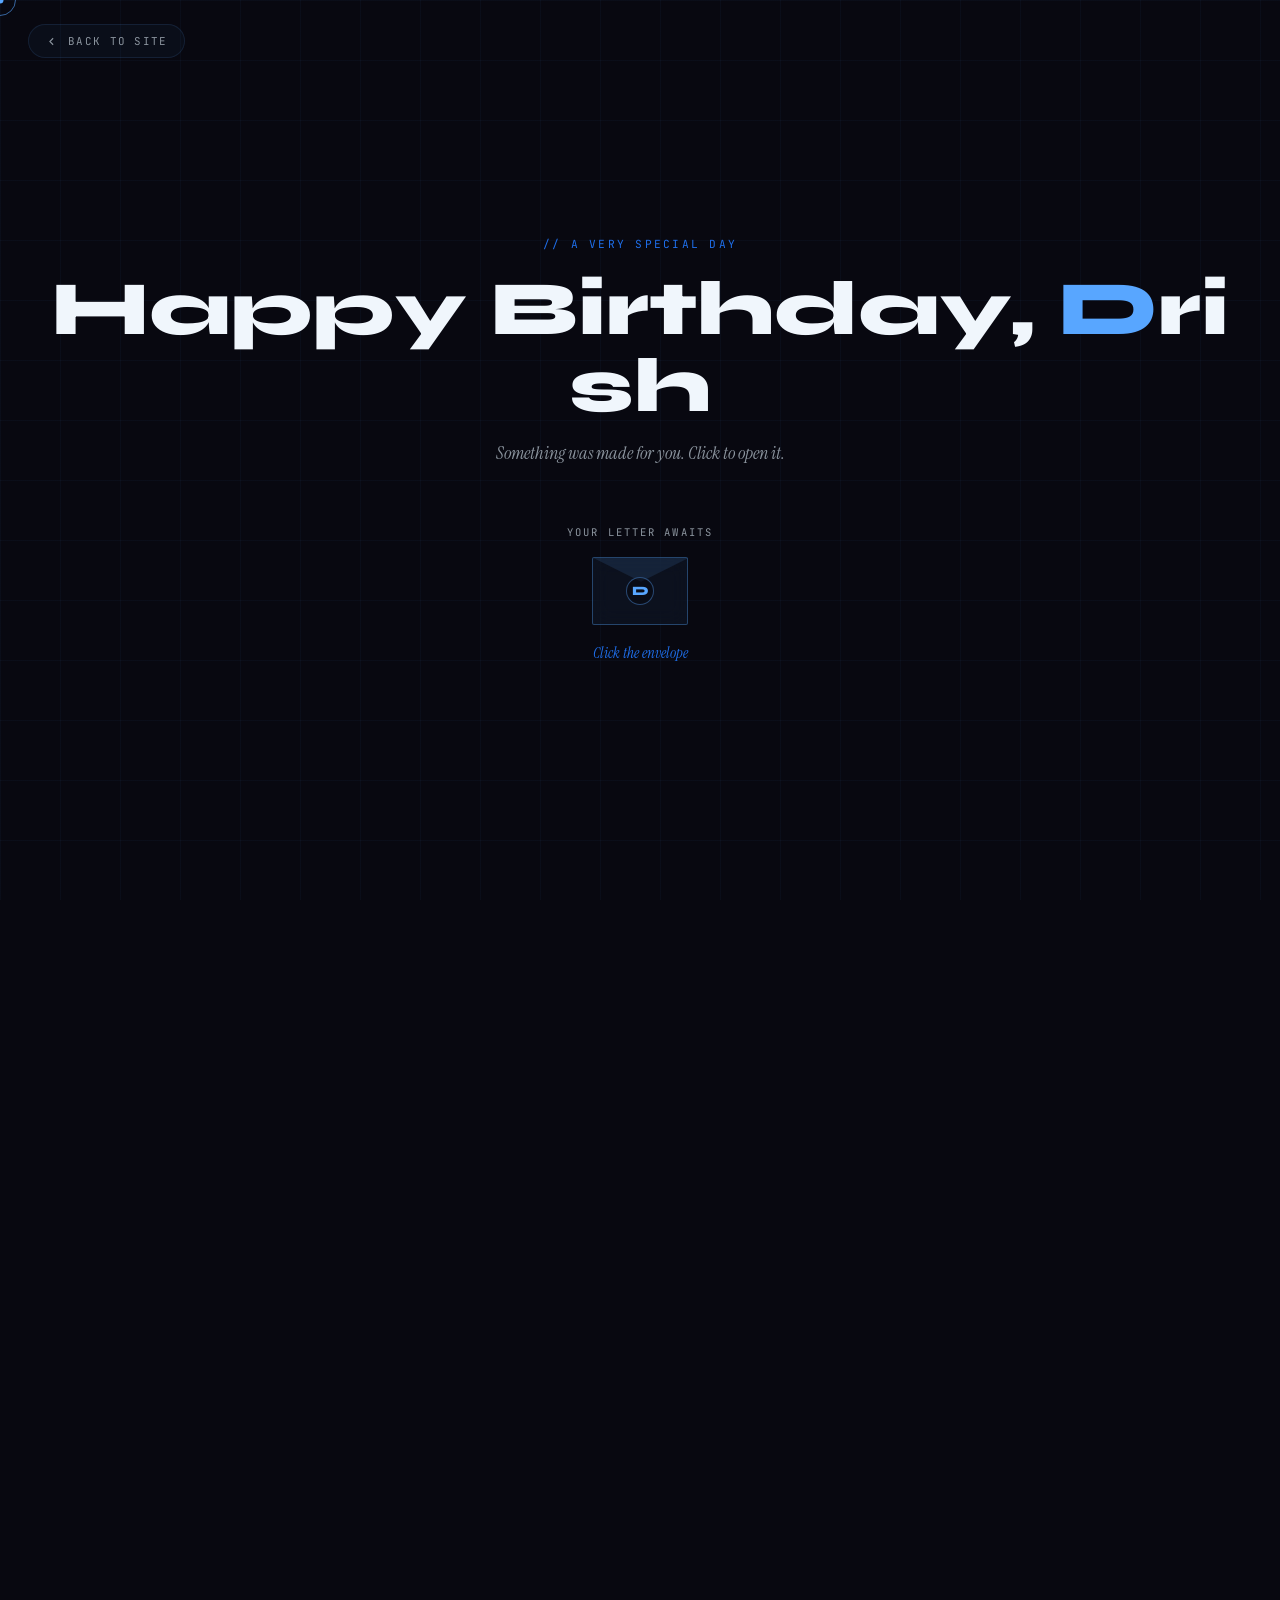
<file: birthday.html>
<!DOCTYPE html>
<html lang="en">
<head>
<meta charset="UTF-8">
<meta name="viewport" content="width=device-width, initial-scale=1.0">
<title>Happy Birthday, Drish</title>
<link rel="preconnect" href="https://fonts.googleapis.com">
<link href="https://fonts.googleapis.com/css2?family=Great+Vibes&family=Syne:wght@400;700;800&family=Instrument+Serif:ital@0;1&family=JetBrains+Mono:wght@300;400&family=Space+Grotesk:wght@300;400;500&display=swap" rel="stylesheet">
<style>
:root {
  --black:#080810; --deep:#0d1117; --panel:#161b22;
  --blue:#58a6ff; --blue-light:#79c0ff; --blue-dim:#1f6feb;
  --silver:#c9d1d9; --silver-dim:#8b949e; --white:#f0f6fc;
}
*,*::before,*::after{box-sizing:border-box;margin:0;padding:0;}
html,body{width:100%;height:100%;overflow:hidden;background:var(--black);color:var(--silver);font-family:'Space Grotesk',sans-serif;cursor:none;}
body.scene-memory{overflow:hidden auto;}

/* Cursor */
.c-dot{position:fixed;width:7px;height:7px;background:var(--blue);border-radius:50%;pointer-events:none;z-index:99999;transform:translate(-50%,-50%);}
.c-ring{position:fixed;width:32px;height:32px;border:1.5px solid var(--blue);border-radius:50%;pointer-events:none;z-index:99998;transform:translate(-50%,-50%);transition:width .2s,height .2s;opacity:.6;}

/* Grid bg */
body::before{content:'';position:fixed;inset:0;background-image:linear-gradient(rgba(88,166,255,.04) 1px,transparent 1px),linear-gradient(90deg,rgba(88,166,255,.04) 1px,transparent 1px);background-size:60px 60px;pointer-events:none;z-index:0;}

/* Back link */
.back-site{position:fixed;top:24px;left:28px;z-index:9000;display:flex;align-items:center;gap:10px;color:var(--silver-dim);text-decoration:none;font-family:'JetBrains Mono',monospace;font-size:.68rem;letter-spacing:.12em;text-transform:uppercase;transition:color .2s;padding:9px 16px;background:rgba(88,166,255,.04);border:1px solid rgba(88,166,255,.12);border-radius:40px;}
.back-site:hover{color:var(--blue);}
.back-site svg{width:13px;fill:none;stroke:currentColor;stroke-width:2;}

/* Particles */
#particles{position:fixed;inset:0;pointer-events:none;z-index:0;overflow:hidden;}
.particle{position:absolute;bottom:-20px;border-radius:50%;background:var(--blue);opacity:0;animation:rise linear infinite;}
@keyframes rise{0%{opacity:0;transform:translateY(0) scale(0);}10%{opacity:.5;}90%{opacity:.1;}100%{opacity:0;transform:translateY(-110vh) scale(1.2);}}

/* Scenes */
.bd-scene{position:fixed;inset:0;display:flex;flex-direction:column;align-items:center;justify-content:center;opacity:0;pointer-events:none;transition:opacity .7s ease;z-index:100;}
.bd-scene.active{opacity:1;pointer-events:all;}
.bd-scene.exit{opacity:0;pointer-events:none;}

/* ── SCENE 0 ── */
.bd-title-wrap{text-align:center;position:relative;z-index:2;padding:20px;}
.bd-eyebrow{font-family:'JetBrains Mono',monospace;font-size:.7rem;letter-spacing:.2em;text-transform:uppercase;color:var(--blue-dim);display:block;margin-bottom:20px;opacity:0;animation:fadeUp .6s ease .3s forwards;}
.bd-title{font-family:'Syne',sans-serif;font-size:clamp(2.8rem,6vw,6rem);font-weight:800;color:var(--white);line-height:1.0;overflow:hidden;margin-bottom:12px;}
.bd-title .letter{display:inline-block;opacity:0;transform:translateY(60px);animation:letterDrop .6s cubic-bezier(.16,1,.3,1) forwards;}
.bd-title .letter.blue{color:var(--blue);}
.bd-subtitle{font-family:'Instrument Serif',serif;font-style:italic;font-size:1.15rem;color:var(--silver-dim);display:block;margin-top:16px;opacity:0;animation:fadeUp .7s ease 1.4s forwards;}
@keyframes letterDrop{to{opacity:1;transform:translateY(0);}}
@keyframes fadeUp{from{opacity:0;transform:translateY(18px);}to{opacity:1;transform:translateY(0);}}

.envelope-cta{margin-top:60px;display:flex;flex-direction:column;align-items:center;gap:18px;opacity:0;animation:fadeUp .7s ease 1.8s forwards;}
.env-hint{font-family:'JetBrains Mono',monospace;font-size:.66rem;letter-spacing:.2em;text-transform:uppercase;color:var(--silver-dim);}
.env-preview{width:96px;height:68px;cursor:none;animation:float 3s ease-in-out infinite;}
.env-body{width:96px;height:68px;background:rgba(88,166,255,.06);border:1.5px solid rgba(88,166,255,.35);border-radius:2px;position:relative;backdrop-filter:blur(10px);transition:background .3s;}
.env-preview:hover .env-body{background:rgba(88,166,255,.12);}
.env-flap-bg{position:absolute;top:0;left:0;width:96px;height:40px;clip-path:polygon(0 0,100% 0,50% 60%);background:rgba(88,166,255,.12);border-bottom:1px solid rgba(88,166,255,.25);}
.env-seal{position:absolute;top:50%;left:50%;transform:translate(-50%,-50%);width:28px;height:28px;border:1.5px solid rgba(88,166,255,.4);border-radius:50%;display:flex;align-items:center;justify-content:center;font-family:'Syne',sans-serif;font-size:.8rem;font-weight:800;color:var(--blue);background:rgba(8,8,16,.5);}
.env-click-text{font-family:'Instrument Serif',serif;font-style:italic;font-size:.95rem;color:var(--blue-dim);}
@keyframes float{0%,100%{transform:translateY(0);}50%{transform:translateY(-8px);}}

/* ── SCENE 1 ── */
#scene-1{background:var(--black);}
.envelope-stage{position:relative;display:flex;align-items:center;justify-content:center;width:100%;height:100%;}
.envelope{width:320px;height:220px;position:relative;cursor:none;transform-style:preserve-3d;}
.envelope.opening .flap{animation:openFlap .6s ease forwards;}
.envelope.opening .letter-pull{animation:letterRise 1s ease .5s forwards;}
@keyframes openFlap{from{transform:rotateX(0);}to{transform:rotateX(-180deg);}}
@keyframes letterRise{from{transform:translateY(0);opacity:0;}to{transform:translateY(-270px);opacity:1;}}
.env-body-large{position:absolute;inset:0;background:rgba(88,166,255,.04);border:1.5px solid rgba(88,166,255,.3);border-radius:3px;backdrop-filter:blur(20px);}
.flap{position:absolute;top:0;left:0;width:320px;height:120px;clip-path:polygon(0 0,100% 0,50% 65%);background:rgba(88,166,255,.08);border-bottom:1px solid rgba(88,166,255,.2);transform-origin:top center;z-index:10;backface-visibility:hidden;}
.env-bottom-fold{position:absolute;bottom:0;left:0;width:320px;height:105px;clip-path:polygon(0 100%,100% 100%,50% 25%);background:rgba(88,166,255,.05);}
.env-left-fold{position:absolute;top:0;left:0;width:160px;height:220px;clip-path:polygon(0 0,0 100%,100% 50%);background:rgba(88,166,255,.03);}
.env-right-fold{position:absolute;top:0;right:0;width:160px;height:220px;clip-path:polygon(100% 0,100% 100%,0 50%);background:rgba(88,166,255,.02);}
.env-seal-big{position:absolute;top:50%;left:50%;transform:translate(-50%,-50%);width:34px;height:34px;border:1.5px solid rgba(88,166,255,.45);border-radius:50%;display:flex;align-items:center;justify-content:center;font-family:'Syne',sans-serif;font-size:.85rem;font-weight:800;color:var(--blue);background:rgba(8,8,16,.6);}
.letter-pull{position:absolute;top:28px;left:28px;right:28px;height:155px;background:rgba(88,166,255,.04);border:1px solid rgba(88,166,255,.15);border-radius:2px;opacity:0;}
.envelope-instruction{position:absolute;bottom:72px;text-align:center;}
.envelope-instruction p{font-family:'JetBrains Mono',monospace;font-size:.66rem;letter-spacing:.16em;text-transform:uppercase;color:var(--silver-dim);}

/* Letter overlay */
.letter-overlay{position:fixed;inset:0;background:rgba(5,5,10,.95);z-index:500;display:flex;align-items:center;justify-content:center;opacity:0;pointer-events:none;transition:opacity .5s;}
.letter-overlay.open{opacity:1;pointer-events:all;}
.letter-paper{background:linear-gradient(160deg,#f8f4ec 0%,#f0eadc 100%);max-width:640px;width:90vw;max-height:82vh;border-radius:2px;padding:56px 52px 48px;position:relative;overflow-y:auto;box-shadow:0 40px 120px rgba(0,0,0,.9),0 0 0 1px rgba(88,166,255,.2);transform:scale(.88) translateY(30px);transition:transform .5s cubic-bezier(.16,1,.3,1);}
.letter-overlay.open .letter-paper{transform:scale(1) translateY(0);}
.letter-paper::-webkit-scrollbar{width:3px;}
.letter-paper::-webkit-scrollbar-thumb{background:rgba(88,166,255,.35);}
.letter-close{position:absolute;top:18px;right:22px;width:30px;height:30px;background:none;border:none;cursor:none;color:#3a2e1e;opacity:.45;font-size:1rem;display:flex;align-items:center;justify-content:center;transition:opacity .2s;}
.letter-close:hover{opacity:1;}
.letter-header{font-family:'Syne',sans-serif;font-size:1.0rem;color:#2a1f0e;margin-bottom:30px;text-align:center;letter-spacing:.06em;text-transform:uppercase;}
.letter-body{font-family:'Great Vibes',cursive;font-size:1.4rem;color:#2a1f0e;line-height:1.9;}
.letter-body p{margin-bottom:18px;}
.letter-body .opening{font-size:1.65rem;margin-bottom:26px;}
.letter-body .sign-off{margin-top:32px;font-size:1.55rem;}
.letter-line{height:1px;background:linear-gradient(90deg,transparent,rgba(88,166,255,.3),transparent);margin:24px 0;}
.letter-footer{text-align:right;font-family:'Instrument Serif',serif;font-style:italic;font-size:.82rem;color:#5a4030;margin-top:14px;}
.letter-next-wrap{position:absolute;bottom:28px;left:0;right:0;text-align:center;opacity:0;pointer-events:none;transition:opacity .4s;}
.letter-next-wrap.show{opacity:1;pointer-events:all;}
.letter-next-btn{display:inline-flex;align-items:center;gap:10px;padding:12px 32px;background:var(--blue);color:var(--black);font-family:'JetBrains Mono',monospace;font-size:.7rem;letter-spacing:.14em;text-transform:uppercase;border:none;cursor:none;transition:background .2s,transform .2s;}
.letter-next-btn:hover{background:var(--blue-light);transform:translateY(-2px);}

/* ── SCENE 2 — CAKE ── */
#scene-2{background:var(--black);}
.cake-scene{display:flex;flex-direction:column;align-items:center;gap:0;position:relative;z-index:2;}
.cake-title{font-family:'Syne',sans-serif;font-size:clamp(1.6rem,3vw,2.8rem);color:var(--white);text-align:center;margin-bottom:44px;font-weight:800;}
.cake-title em{color:var(--blue);font-style:italic;}
.cake-wrap{position:relative;display:flex;flex-direction:column;align-items:center;margin-bottom:44px;}
.cake-tier{border-radius:5px;position:relative;display:flex;align-items:center;justify-content:center;}
.cake-t1{width:240px;height:66px;background:linear-gradient(180deg,#0d1117 0%,#080810 100%);border:1.5px solid rgba(88,166,255,.25);}
.cake-t2{width:190px;height:56px;background:linear-gradient(180deg,#111827 0%,#0d1117 100%);border:1.5px solid rgba(88,166,255,.25);margin-top:-2px;}
.cake-t3{width:140px;height:48px;background:linear-gradient(180deg,#1a2333 0%,#111827 100%);border:1.5px solid rgba(88,166,255,.25);margin-top:-2px;}
.cake-tier::before{content:'';position:absolute;top:13px;left:0;right:0;height:1px;background:linear-gradient(90deg,transparent,rgba(88,166,255,.3),transparent);}
.cake-tier::after{content:'';position:absolute;bottom:9px;left:0;right:0;height:1px;background:linear-gradient(90deg,transparent,rgba(88,166,255,.18),transparent);}
.cake-t3 .frosting{position:absolute;top:-8px;left:0;right:0;height:12px;background:linear-gradient(180deg,rgba(88,166,255,.45) 0%,rgba(88,166,255,.1) 100%);border-radius:8px 8px 0 0;}
.cake-plate{width:280px;height:12px;background:linear-gradient(180deg,rgba(88,166,255,.2) 0%,rgba(88,166,255,.06) 100%);border-radius:0 0 50% 50%;border:1px solid rgba(88,166,255,.15);border-top:none;}
.candle-wrap{position:absolute;top:-88px;left:50%;transform:translateX(-50%);display:flex;flex-direction:column;align-items:center;}
.flame-wrap{position:relative;width:20px;height:34px;display:flex;align-items:flex-end;justify-content:center;}
.flame{width:11px;height:26px;background:linear-gradient(to top,#1f6feb 0%,#58a6ff 35%,#79c0ff 65%,#cde9ff 100%);border-radius:50% 50% 30% 30% / 60% 60% 40% 40%;animation:flicker .25s ease-in-out infinite alternate;transform-origin:bottom center;position:relative;}
.flame-inner{position:absolute;bottom:4px;left:50%;transform:translateX(-50%);width:4px;height:12px;background:linear-gradient(to top,rgba(255,255,255,0),rgba(255,255,255,.5));border-radius:50%;}
@keyframes flicker{0%{transform:scaleX(1) scaleY(1) rotate(-1.5deg);}100%{transform:scaleX(.88) scaleY(1.08) rotate(1.5deg);}}
.flame.blown{animation:blowOut .7s ease forwards;}
@keyframes blowOut{0%{opacity:1;transform:scaleX(1) scaleY(1);}20%{transform:scaleX(2.5) scaleY(.4) translateX(14px) rotate(25deg);}60%{opacity:.3;transform:scaleX(1.5) scaleY(.2) translateX(6px);}100%{opacity:0;transform:scaleX(0) scaleY(0);}}
.flame-smoke{position:absolute;top:-10px;left:50%;transform:translateX(-50%);width:2px;height:0;background:rgba(200,200,200,.35);border-radius:2px;opacity:0;}
.flame-smoke.show{animation:smokeRise 2s ease forwards;}
@keyframes smokeRise{0%{height:0;opacity:.4;}100%{height:38px;opacity:0;transform:translateX(-50%) translateY(-28px) scaleX(3.5);}}
.candle-body{width:13px;height:52px;background:linear-gradient(90deg,rgba(88,166,255,.6) 0%,rgba(88,166,255,.2) 50%,rgba(88,166,255,.5) 100%);border-radius:3px 3px 2px 2px;position:relative;}
.candle-body::before{content:'';position:absolute;inset:0;background:repeating-linear-gradient(180deg,transparent 0,transparent 8px,rgba(88,166,255,.2) 8px,rgba(88,166,255,.2) 9px);border-radius:inherit;}
.candle-drip{width:9px;height:7px;background:rgba(88,166,255,.35);border-radius:0 0 5px 5px;position:absolute;top:-2px;left:2px;}
.mic-section{text-align:center;display:flex;flex-direction:column;align-items:center;gap:14px;}
.mic-prompt{font-family:'JetBrains Mono',monospace;font-size:.68rem;letter-spacing:.14em;text-transform:uppercase;color:var(--silver-dim);}
.mic-visual{width:180px;height:44px;background:rgba(88,166,255,.04);border:1px solid rgba(88,166,255,.15);border-radius:40px;overflow:hidden;position:relative;}
.mic-bar-wrap{display:flex;align-items:center;justify-content:center;height:100%;gap:3px;padding:0 14px;}
.mic-bar{width:3px;background:var(--blue-dim);border-radius:2px;height:6px;transition:height .08s;}
.mic-btn-fallback{margin-top:6px;padding:9px 22px;background:transparent;border:1px solid rgba(88,166,255,.3);color:var(--blue-dim);font-family:'JetBrains Mono',monospace;font-size:.68rem;letter-spacing:.12em;text-transform:uppercase;cursor:none;transition:background .2s,color .2s;border-radius:2px;}
.mic-btn-fallback:hover{background:rgba(88,166,255,.1);color:var(--blue);}
.bday-burst{position:fixed;inset:0;display:flex;flex-direction:column;align-items:center;justify-content:center;background:rgba(5,5,10,.93);z-index:800;opacity:0;pointer-events:none;transition:opacity .5s;text-align:center;padding:24px;}
.bday-burst.show{opacity:1;pointer-events:all;}
.bday-burst h1{font-family:'Syne',sans-serif;font-size:clamp(2.5rem,6vw,5.5rem);font-weight:800;color:var(--blue-light);margin-bottom:16px;animation:burstIn .7s cubic-bezier(.16,1,.3,1) forwards;}
.bday-burst p{font-family:'Instrument Serif',serif;font-style:italic;font-size:1.2rem;color:var(--silver-dim);max-width:480px;line-height:1.7;margin-bottom:44px;}
@keyframes burstIn{from{transform:scale(.5);opacity:0;}to{transform:scale(1);opacity:1;}}
.confetti-piece{position:absolute;width:7px;height:7px;opacity:0;animation:confettiFall 2.5s ease forwards;}
@keyframes confettiFall{0%{opacity:1;transform:translateY(0) rotate(0);}100%{opacity:0;transform:translateY(80vh) rotate(720deg);}}

/* ── SCENE 3 — MEMORY LANE ── */
#scene-3{position:relative;overflow-y:auto;justify-content:flex-start;padding-top:72px;}
body.scene-memory #scene-3{pointer-events:all;}
.memory-header{text-align:center;padding:40px 40px 56px;position:relative;z-index:2;}
.memory-tag{font-family:'JetBrains Mono',monospace;font-size:.64rem;letter-spacing:.22em;text-transform:uppercase;color:var(--blue);display:block;margin-bottom:14px;}
.memory-title{font-family:'Syne',sans-serif;font-size:clamp(2.8rem,6vw,6rem);font-weight:800;color:var(--white);line-height:1.0;}
.memory-title em{color:var(--blue);}
.memory-sub{font-family:'Instrument Serif',serif;font-style:italic;font-size:1.1rem;color:var(--silver-dim);margin-top:14px;max-width:480px;margin-left:auto;margin-right:auto;}
.memory-grid{display:grid;grid-template-columns:repeat(3,1fr);gap:3px;padding:0 3px;max-width:1100px;margin:0 auto;width:100%;}
.mem-item{position:relative;overflow:hidden;cursor:none;}
.mem-item img{width:100%;height:100%;object-fit:cover;display:block;filter:brightness(.72) contrast(1.06) saturate(.75);transition:transform .6s ease,filter .4s;}
.mem-item:hover img{transform:scale(1.05);filter:brightness(.92) contrast(1.08) saturate(.9);}
.mem-item-1{grid-row:span 2;}
.mem-item-4{grid-column:span 2;}
.mem-caption{position:absolute;bottom:0;left:0;right:0;padding:22px 18px 14px;background:linear-gradient(0deg,rgba(8,8,16,.88) 0%,transparent 100%);font-family:'Instrument Serif',serif;font-style:italic;font-size:.9rem;color:var(--silver-dim);opacity:0;transition:opacity .3s;}
.mem-item:hover .mem-caption{opacity:1;}
.memory-footer{padding:72px 40px 56px;text-align:center;display:flex;flex-direction:column;align-items:center;gap:18px;}
.memory-footer p{font-family:'Instrument Serif',serif;font-style:italic;font-size:1.15rem;color:var(--silver-dim);max-width:440px;line-height:1.7;}
.memory-actions{display:flex;gap:16px;flex-wrap:wrap;justify-content:center;margin-top:14px;}
.btn-bd{display:inline-flex;align-items:center;gap:10px;padding:12px 32px;font-family:'JetBrains Mono',monospace;font-size:.7rem;letter-spacing:.14em;text-transform:uppercase;cursor:none;transition:all .25s;border-radius:2px;}
.btn-bd-fill{background:var(--blue);color:var(--black);border:none;box-shadow:0 4px 24px rgba(88,166,255,.35);}
.btn-bd-fill:hover{background:var(--blue-light);transform:translateY(-2px);}
.btn-bd-outline{background:transparent;color:var(--blue);border:1px solid var(--blue);}
.btn-bd-outline:hover{background:rgba(88,166,255,.1);}
</style>
</head>
<body>

<div class="c-dot"></div>
<div class="c-ring"></div>
<a href="index.html" class="back-site">
  <svg viewBox="0 0 24 24"><polyline points="15 18 9 12 15 6"/></svg>
  Back to Site
</a>
<div id="particles"></div>

<!-- SCENE 0 -->
<div class="bd-scene active" id="scene-0">
  <div class="bd-title-wrap">
    <span class="bd-eyebrow">// a very special day</span>
    <h1 class="bd-title" id="bd-title-h"></h1>
    <span class="bd-subtitle">Something was made for you. Click to open it.</span>
    <div class="envelope-cta">
      <span class="env-hint">Your letter awaits</span>
      <div class="env-preview" id="env-preview-btn">
        <div class="env-body">
          <div class="env-flap-bg"></div>
          <div class="env-seal">D</div>
        </div>
      </div>
      <span class="env-click-text">Click the envelope</span>
    </div>
  </div>
</div>

<!-- SCENE 1 -->
<div class="bd-scene" id="scene-1">
  <div class="envelope-stage">
    <div class="envelope" id="main-envelope">
      <div class="env-body-large">
        <div class="flap"></div>
        <div class="env-bottom-fold"></div>
        <div class="env-left-fold"></div>
        <div class="env-right-fold"></div>
        <div class="env-seal-big">D</div>
        <div class="letter-pull"></div>
      </div>
    </div>
    <div class="envelope-instruction"><p>Click the envelope to open your letter</p></div>
  </div>
  <div class="letter-overlay" id="letter-overlay">
    <div class="letter-paper">
      <button class="letter-close" id="letter-close">
        <svg viewBox="0 0 24 24" fill="none" stroke="currentColor" stroke-width="2" width="16"><line x1="18" y1="6" x2="6" y2="18"/><line x1="6" y1="6" x2="18" y2="18"/></svg>
      </button>
      <div class="letter-header">For Drish, on his birthday</div>
      <div class="letter-body">
        <p class="opening">Dear Drish,</p>
        <div class="letter-line"></div>
        <p>There are people who move through the world collecting things — trophies, followers, achievements. And then there are people like you, who move through it quietly building things, and somehow that ends up meaning far more.</p>
        <p>You picked up a keyboard and taught yourself to make things appear on screens that did not exist before. You picked up a camera and trained yourself to see light the way most people never learn to. You stepped onto a cricket pitch, a volleyball court, a football ground — and brought the same discipline to each one.</p>
        <p>That is not nothing. That is actually extraordinary.</p>
        <p>Growing up is an uneven road. Some stretches are harder than they look from the outside. But every line of code you have written, every photograph you have taken, every sprint you have made on the field — all of it has been practice for the version of you that is still becoming.</p>
        <div class="letter-line"></div>
        <p>So as another September 24th arrives, here is what I want you to know:</p>
        <p>The curiosity you carry — protect it. The work ethic you have built — keep building. The people you love — show them.</p>
        <p>The best commits are still ahead. The best frames are still unshot. The best version of Drish Shah is still loading.</p>
        <p class="sign-off">Happy Birthday, Drish.</p>
        <p>Keep building things worth keeping.</p>
      </div>
      <div class="letter-footer">Written with respect and admiration.</div>
    </div>
    <div class="letter-next-wrap" id="letter-next-wrap">
      <button class="letter-next-btn" id="letter-next-btn">
        Continue
        <svg viewBox="0 0 24 24" fill="none" stroke="currentColor" stroke-width="2" width="14"><line x1="5" y1="12" x2="19" y2="12"/><polyline points="12 5 19 12 12 19"/></svg>
      </button>
    </div>
  </div>
</div>

<!-- SCENE 2 — CAKE -->
<div class="bd-scene" id="scene-2">
  <div class="cake-scene">
    <h2 class="cake-title">Make a <em>wish,</em> Drish</h2>
    <div class="cake-wrap">
      <div class="candle-wrap">
        <div class="flame-wrap">
          <div class="flame" id="candle-flame"><div class="flame-inner"></div></div>
          <div class="flame-smoke" id="flame-smoke"></div>
        </div>
        <div class="candle-body"><div class="candle-drip"></div></div>
      </div>
      <div class="cake-tier cake-t3"><div class="frosting"></div></div>
      <div class="cake-tier cake-t2"></div>
      <div class="cake-tier cake-t1"></div>
      <div class="cake-plate"></div>
    </div>
    <div class="mic-section" id="mic-section">
      <p class="mic-prompt">Blow into your microphone to blow out the candle</p>
      <div class="mic-visual" id="mic-visual"><div class="mic-bar-wrap" id="mic-bars"></div></div>
      <button class="mic-btn-fallback" id="mic-start-btn">Allow Microphone</button>
      <button class="mic-btn-fallback" id="mic-click-blow" style="display:none;">Click to Blow Out</button>
    </div>
  </div>
  <div class="bday-burst" id="bday-burst">
    <div id="confetti-container"></div>
    <h1>Happy Birthday, Drish</h1>
    <p>May every wish you blow out tonight come back to you built, shipped, and better than you imagined. You have earned every good thing coming.</p>
    <button class="letter-next-btn" id="cake-next-btn">
      Memory Lane
      <svg viewBox="0 0 24 24" fill="none" stroke="currentColor" stroke-width="2" width="14"><line x1="5" y1="12" x2="19" y2="12"/><polyline points="12 5 19 12 12 19"/></svg>
    </button>
  </div>
</div>

<!-- SCENE 3 — MEMORY LANE -->
<div class="bd-scene" id="scene-3">
  <div class="memory-header">
    <span class="memory-tag">// memory_lane.jpg</span>
    <h1 class="memory-title">Memory <em>Lane</em></h1>
    <p class="memory-sub">Every frame a moment. Every moment, unmistakably Drish.</p>
  </div>
  <div class="memory-grid">
    <div class="mem-item mem-item-1"><img src="images/horse-sunset.jpg" alt=""><div class="mem-caption">The frame that stopped time</div></div>
    <div class="mem-item"><img src="images/profile-camera.jpg" alt=""><div class="mem-caption">Behind the Nikon</div></div>
    <div class="mem-item"><img src="images/flower-orange.jpg" alt=""><div class="mem-caption">Hibiscus at golden hour</div></div>
    <div class="mem-item mem-item-4"><img src="images/sunset-mountain.jpg" alt="" style="height:320px;"><div class="mem-caption">Mountains at dusk</div></div>
    <div class="mem-item"><img src="images/river-sunset.jpg" alt=""><div class="mem-caption">River at the edge of night</div></div>
    <div class="mem-item"><img src="images/guitar1.jpg" alt=""><div class="mem-caption">Yamaha in the blue hour</div></div>
    <div class="mem-item"><img src="images/flower-white.jpg" alt=""><div class="mem-caption">White hibiscus, morning light</div></div>
    <div class="mem-item"><img src="images/teddy.jpg" alt=""><div class="mem-caption">Amber and soft textures</div></div>
    <div class="mem-item"><img src="images/profile-hoodie.jpg" alt=""><div class="mem-caption">The ghost of caldera</div></div>
  </div>
  <div class="memory-footer">
    <p>A year of building, shooting, and being exactly who you are. Here is to many more.</p>
    <div class="memory-actions">
      <button class="btn-bd btn-bd-fill" id="reexperience-btn">Re-experience</button>
      <a href="index.html" class="btn-bd btn-bd-outline">Back to Home</a>
    </div>
  </div>
</div>

<script>
// Cursor
const cDot=document.querySelector('.c-dot'),cRing=document.querySelector('.c-ring');
let mx=0,my=0,rx=0,ry=0;
document.addEventListener('mousemove',e=>{mx=e.clientX;my=e.clientY;});
(function tick(){rx+=(mx-rx)*.12;ry+=(my-ry)*.12;cDot.style.left=mx+'px';cDot.style.top=my+'px';cRing.style.left=rx+'px';cRing.style.top=ry+'px';requestAnimationFrame(tick);})();

// Particles
(function(){
  const c=document.getElementById('particles');
  for(let i=0;i<24;i++){
    const p=document.createElement('div'); p.className='particle';
    const s=2+Math.random()*6;
    Object.assign(p.style,{left:Math.random()*100+'%',width:s+'px',height:s+'px',opacity:Math.random()*.4+.1,animationDuration:(14+Math.random()*20)+'s',animationDelay:(-Math.random()*20)+'s',background:'rgba(88,166,255,'+(0.2+Math.random()*.3)+')'});
    c.appendChild(p);
  }
})();

// Title animation
(function(){
  const title='Happy Birthday, Drish';
  const el=document.getElementById('bd-title-h');
  title.split('').forEach((ch,i)=>{
    const s=document.createElement('span');
    s.className='letter'+(/[D]/.test(ch)&&i>14?' blue':'');
    s.textContent=ch===' '?'\u00a0':ch;
    s.style.animationDelay=(.55+i*.04)+'s';
    el.appendChild(s);
  });
})();

// Scene management
let currentScene=0;
function goScene(n){
  document.querySelectorAll('.bd-scene').forEach((s,i)=>{
    s.classList.remove('active','exit');
    if(i===n){
      setTimeout(()=>s.classList.add('active'),50);
      if(n===3){document.body.classList.add('scene-memory');s.style.position='relative';s.style.overflow='visible';}
      else{document.body.classList.remove('scene-memory');s.style.position='';s.style.overflow='';}
    }
  });
  currentScene=n;
}
document.getElementById('env-preview-btn').addEventListener('click',()=>goScene(1));

// Envelope open
const mainEnv=document.getElementById('main-envelope');
const letterOverlay=document.getElementById('letter-overlay');
let letterOpened=false;
mainEnv.addEventListener('click',()=>{if(letterOpened)return;letterOpened=true;mainEnv.classList.add('opening');setTimeout(()=>letterOverlay.classList.add('open'),900);});

const letterNextWrap=document.getElementById('letter-next-wrap');
document.getElementById('letter-close').addEventListener('click',()=>{letterOverlay.classList.remove('open');setTimeout(()=>letterNextWrap.classList.add('show'),500);});
document.getElementById('letter-next-btn').addEventListener('click',()=>{letterNextWrap.classList.remove('show');goScene(2);setupMic();});

// Cake + mic
let candleBlown=false;
function blowCandle(){if(candleBlown)return;candleBlown=true;document.getElementById('candle-flame').classList.add('blown');document.getElementById('flame-smoke').classList.add('show');setTimeout(()=>showBurst(),800);}
function showBurst(){const b=document.getElementById('bday-burst');b.classList.add('show');spawnConfetti();}
function spawnConfetti(){const c=document.getElementById('confetti-container');const colors=['#58a6ff','#79c0ff','#1f6feb','#c9d1d9','#ffffff'];for(let i=0;i<55;i++){const p=document.createElement('div');p.className='confetti-piece';Object.assign(p.style,{left:Math.random()*100+'vw',top:(Math.random()*30)+'vh',background:colors[Math.floor(Math.random()*colors.length)],animationDelay:Math.random()*1.5+'s',animationDuration:(2+Math.random()*2)+'s',borderRadius:Math.random()>.5?'50%':'2px',width:(5+Math.random()*7)+'px',height:(5+Math.random()*7)+'px'});c.appendChild(p);setTimeout(()=>p.remove(),4000);}}
document.getElementById('cake-next-btn').addEventListener('click',()=>goScene(3));

const micBars=document.getElementById('mic-bars');
for(let i=0;i<20;i++){const b=document.createElement('div');b.className='mic-bar';micBars.appendChild(b);}
const bars=micBars.querySelectorAll('.mic-bar');
let audioCtx,analyser,dataArr,micStream,blowTimer=0;
document.getElementById('mic-start-btn').addEventListener('click',setupMic);
function setupMic(){
  document.getElementById('mic-start-btn').style.display='none';
  document.getElementById('mic-click-blow').style.display='inline-flex';
  if(!navigator.mediaDevices||!navigator.mediaDevices.getUserMedia)return;
  navigator.mediaDevices.getUserMedia({audio:true,video:false}).then(stream=>{
    micStream=stream;audioCtx=new(window.AudioContext||window.webkitAudioContext)();analyser=audioCtx.createAnalyser();analyser.fftSize=256;dataArr=new Uint8Array(analyser.frequencyBinCount);audioCtx.createMediaStreamSource(stream).connect(analyser);document.getElementById('mic-click-blow').style.display='none';animateMic();
  }).catch(()=>{document.getElementById('mic-click-blow').style.display='inline-flex';});
}
document.getElementById('mic-click-blow').addEventListener('click',blowCandle);
function animateMic(){if(candleBlown){if(micStream)micStream.getTracks().forEach(t=>t.stop());return;}analyser.getByteFrequencyData(dataArr);const avg=dataArr.reduce((a,b)=>a+b,0)/dataArr.length;bars.forEach((b,i)=>{const h=3+(avg/255)*34*Math.abs(Math.sin(i*.5+Date.now()*.004));b.style.height=h+'px';b.style.background=avg>22?'var(--blue)':'var(--blue-dim)';});if(avg>22){blowTimer+=16;}else{blowTimer=Math.max(0,blowTimer-8);}if(blowTimer>420){blowCandle();}requestAnimationFrame(animateMic);}

// Re-experience
document.getElementById('reexperience-btn').addEventListener('click',()=>{
  candleBlown=false;letterOpened=false;
  document.getElementById('candle-flame').classList.remove('blown');
  document.getElementById('flame-smoke').classList.remove('show');
  document.getElementById('bday-burst').classList.remove('show');
  document.getElementById('letter-overlay').classList.remove('open');
  document.getElementById('letter-next-wrap').classList.remove('show');
  document.getElementById('confetti-container').innerHTML='';
  document.getElementById('main-envelope').classList.remove('opening');
  goScene(0);
});
</script>
</body>
</html>
</file>
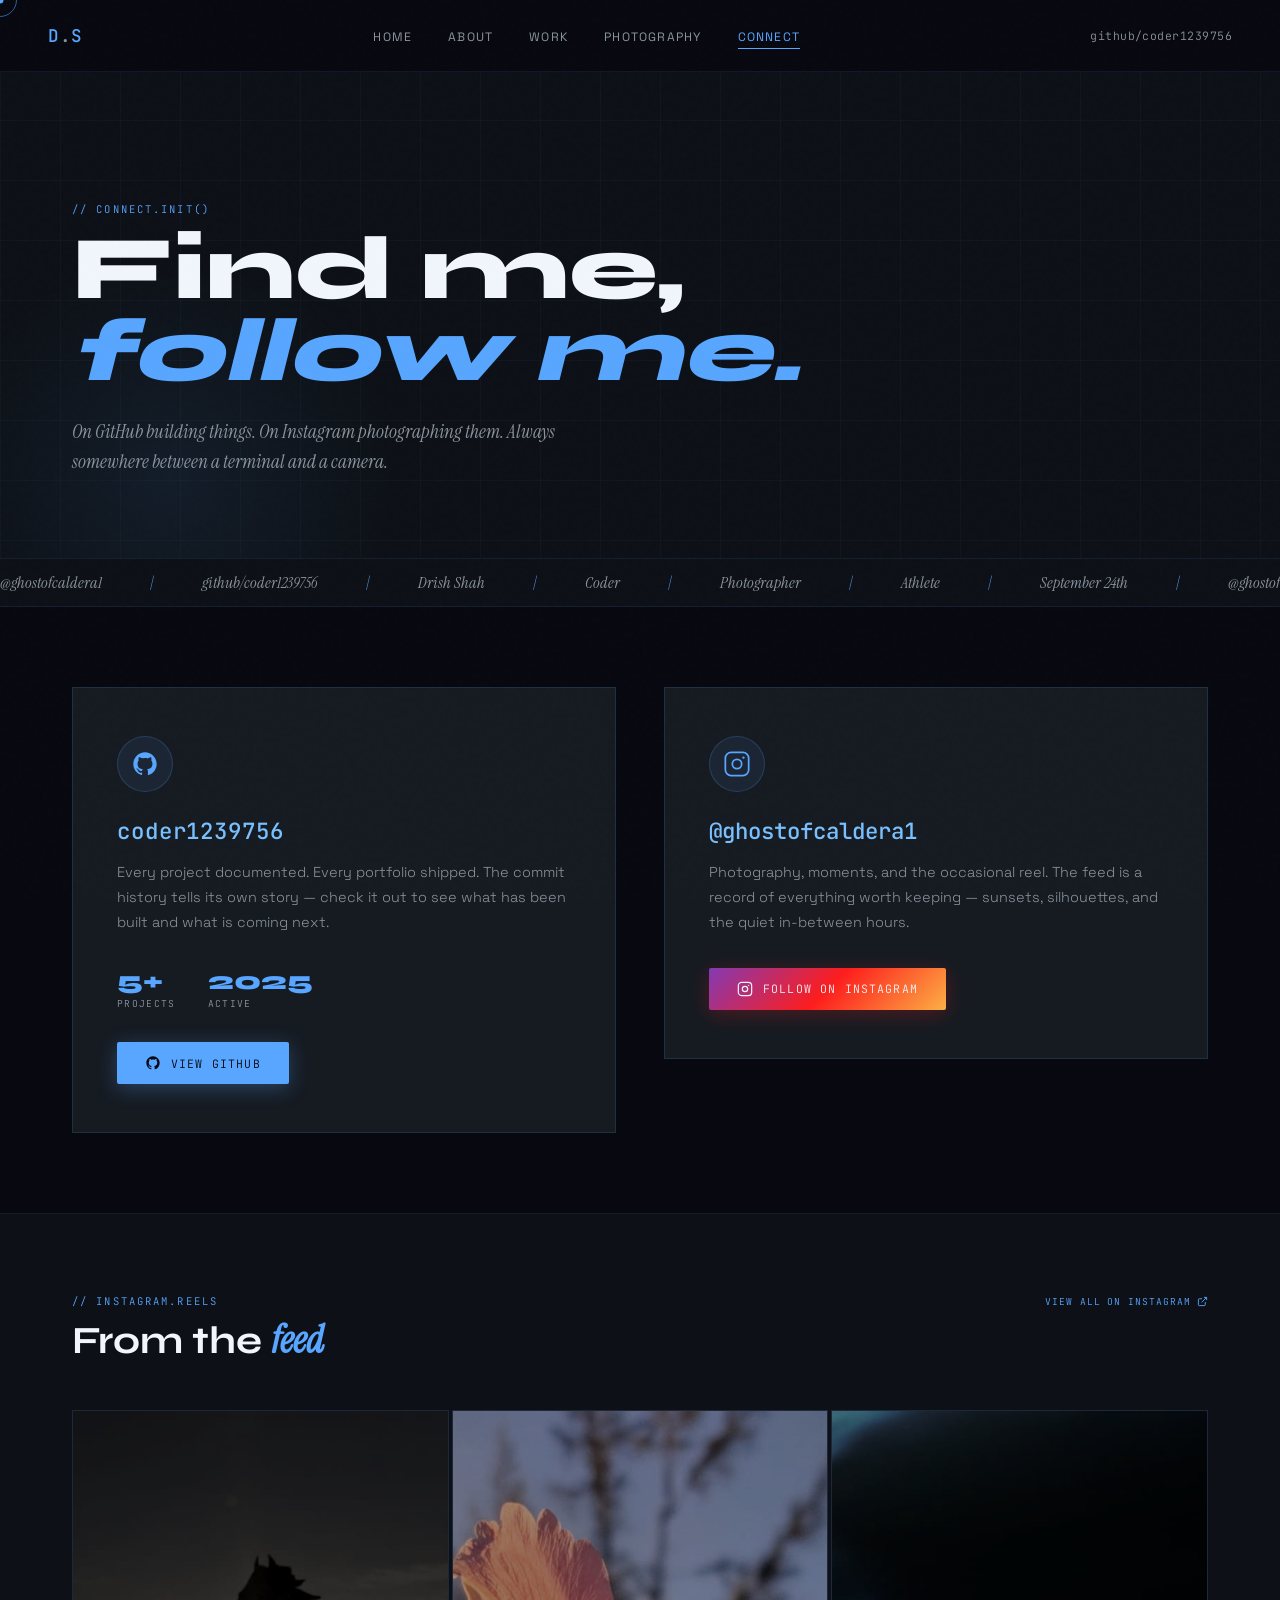
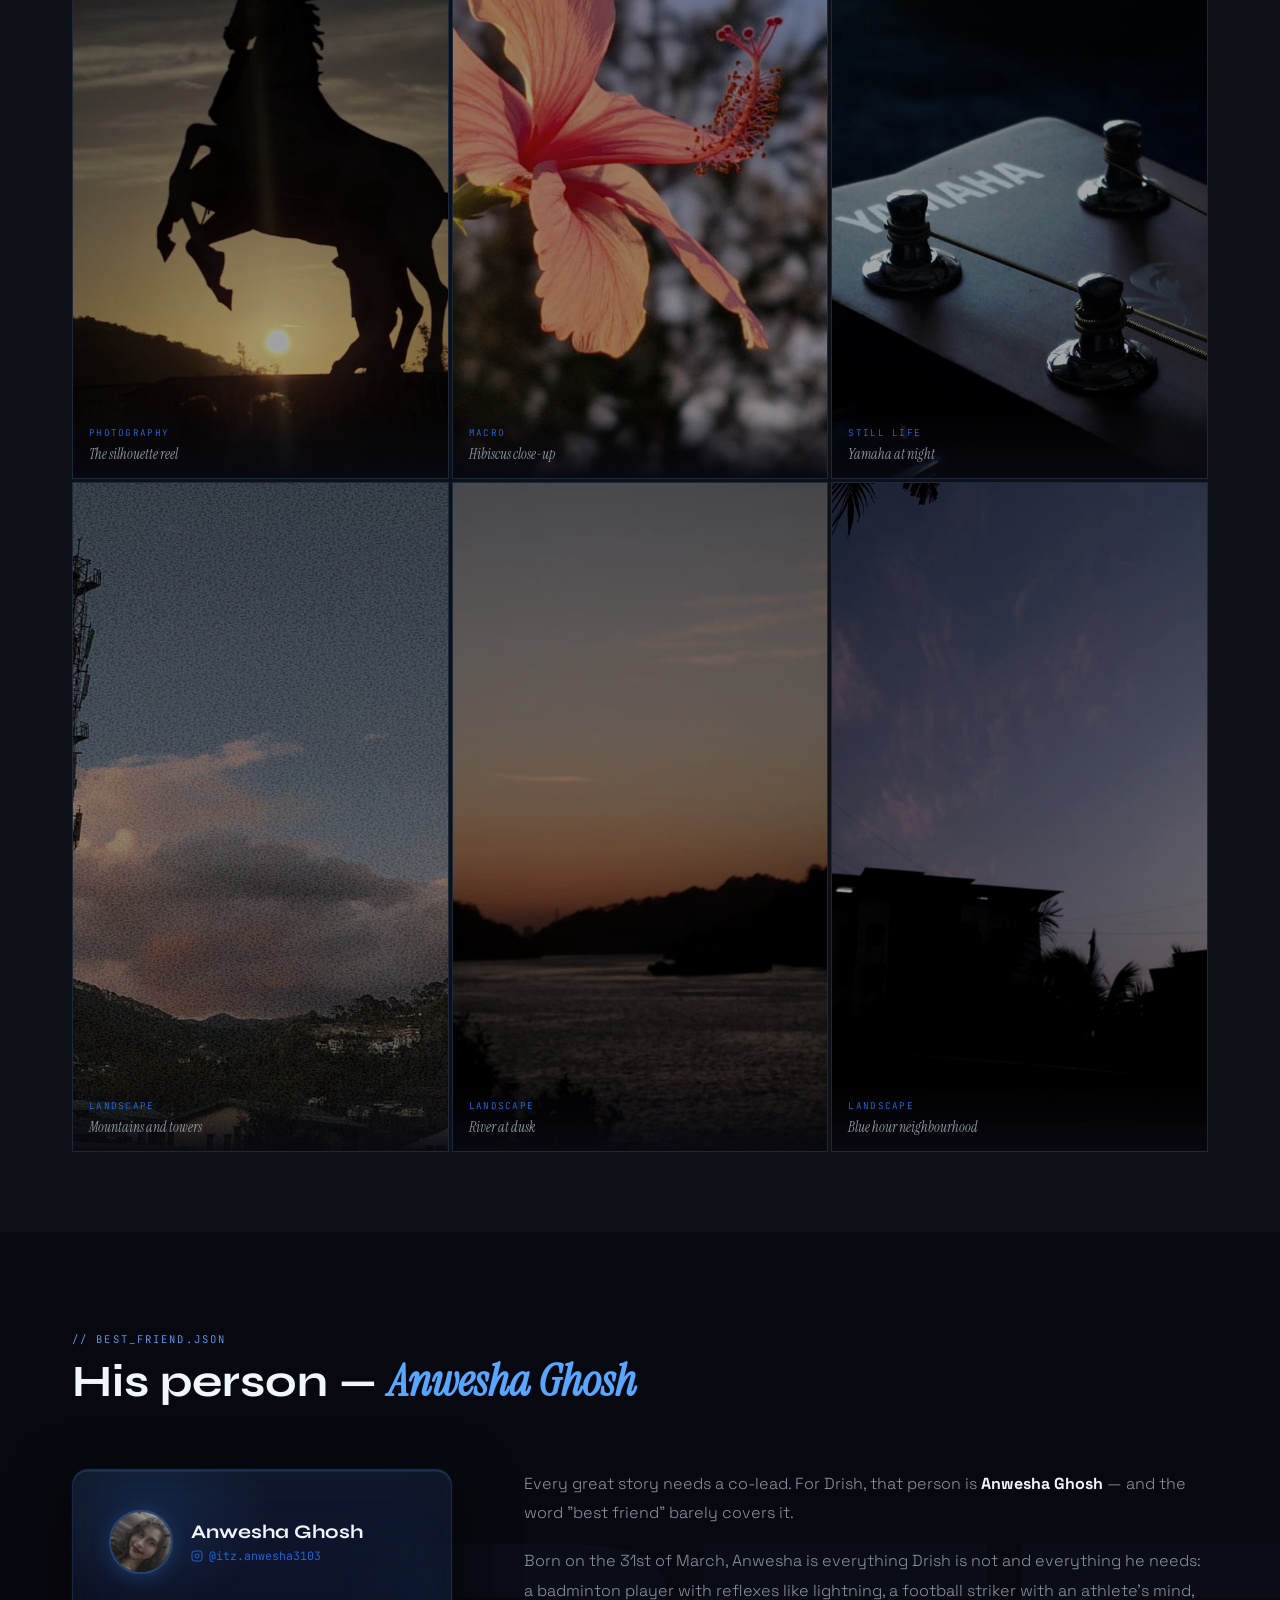
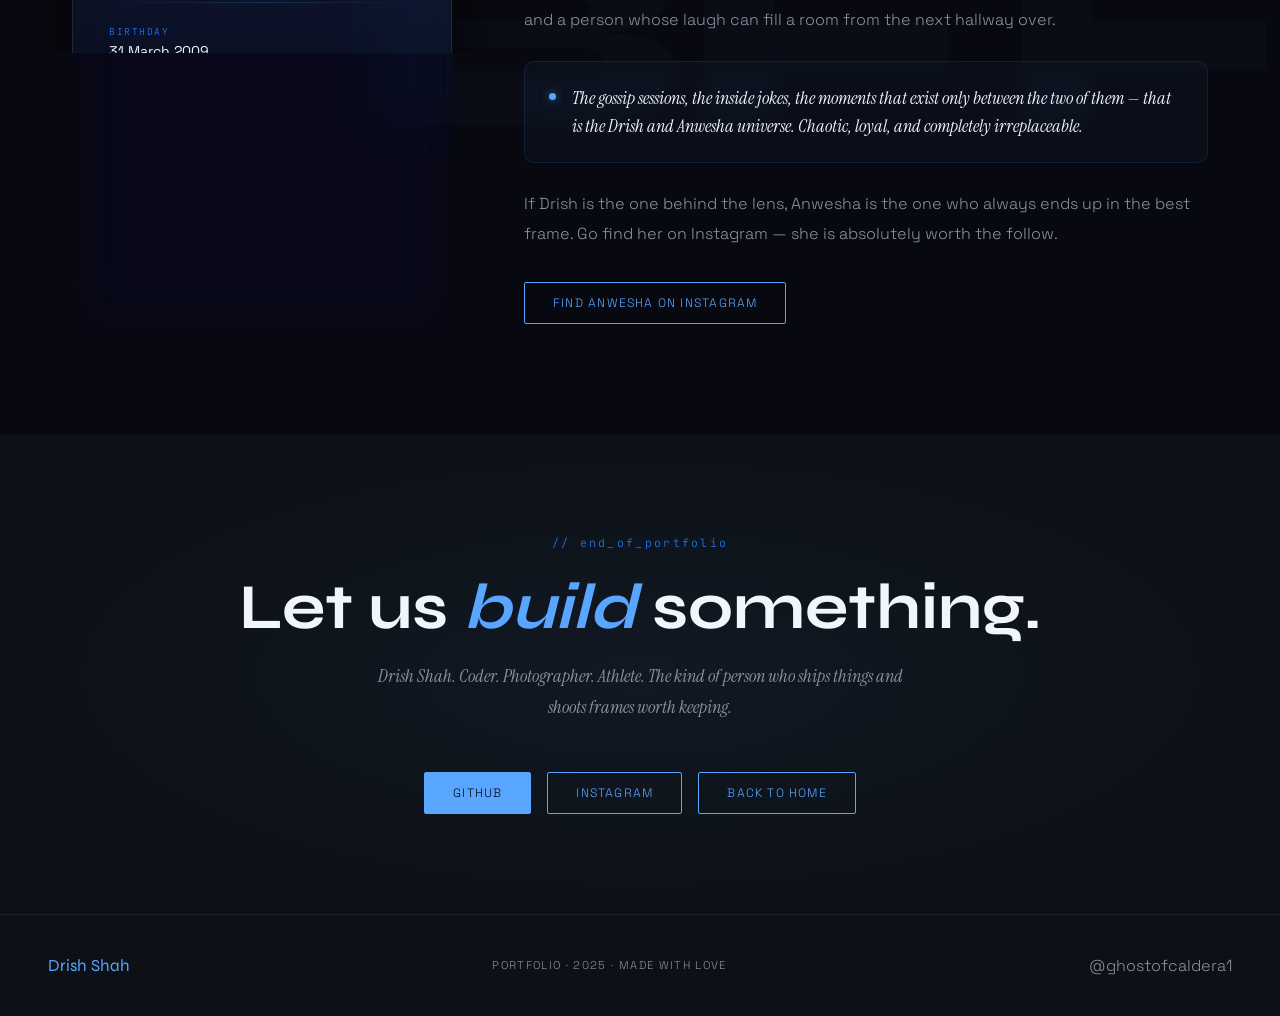
<file: connect.html>
<!DOCTYPE html>
<html lang="en">
<head>
<meta charset="UTF-8">
<meta name="viewport" content="width=device-width, initial-scale=1.0">
<title>Connect — Drish Shah</title>
<link rel="stylesheet" href="style.css">
<style>
/* ── CONNECT HERO ── */
.connect-hero {
  min-height: 62vh; display: flex; flex-direction: column;
  justify-content: flex-end; padding: 120px 72px 80px;
  position: relative; overflow: hidden; background: var(--deep);
}
.connect-hero::before {
  content: '';
  position: absolute; inset: 0; pointer-events: none;
  background-image: linear-gradient(rgba(88,166,255,.04) 1px,transparent 1px),
                    linear-gradient(90deg,rgba(88,166,255,.04) 1px,transparent 1px);
  background-size: 60px 60px;
}
.ch-glow {
  position: absolute; bottom: -120px; left: -80px;
  width: 500px; height: 400px;
  background: radial-gradient(circle, rgba(88,166,255,.08) 0%, transparent 70%);
  pointer-events: none;
}
.ch-content { position: relative; z-index: 2; }
.ch-content h1 { font-size: clamp(3.5rem,7vw,9rem); color: var(--white); font-weight: 800; line-height: .92; margin-bottom: 24px; }
.ch-content h1 em { color: var(--blue); font-style: italic; }
.ch-content p { font-family:'Instrument Serif',serif; font-style: italic; font-size: 1.2rem; color: var(--silver-dim); max-width: 520px; line-height: 1.6; }

/* ── MAIN CONNECT GRID ── */
.connect-grid {
  padding: 80px 72px;
  display: grid; grid-template-columns: 1fr 1fr;
  gap: 48px; align-items: start;
  background: var(--black);
}

/* GitHub card */
.gh-card {
  background: var(--panel);
  border: 1px solid rgba(88,166,255,.15);
  padding: 48px 44px;
  position: relative; overflow: hidden;
  transition: border-color .3s;
}
.gh-card:hover { border-color: rgba(88,166,255,.4); }
.gh-card::before {
  content: ''; position: absolute; top: 0; left: 0; right: 0; height: 2px;
  background: linear-gradient(90deg, var(--blue-dim), var(--blue));
  transform: scaleX(0); transform-origin: left;
  transition: transform .4s;
}
.gh-card:hover::before { transform: scaleX(1); }
.gh-card-icon {
  width: 56px; height: 56px; background: rgba(88,166,255,.08);
  border: 1px solid rgba(88,166,255,.2); border-radius: 50%;
  display: flex; align-items: center; justify-content: center;
  margin-bottom: 24px;
}
.gh-card-icon svg { width: 28px; fill: var(--blue); }
.gh-handle {
  font-family: 'JetBrains Mono', monospace;
  font-size: 1.4rem; font-weight: 500; color: var(--blue-light);
  display: block; margin-bottom: 14px; letter-spacing: .04em;
}
.gh-card p { font-size: .9rem; line-height: 1.75; color: var(--silver-dim); margin-bottom: 32px; }
.gh-stats { display: flex; gap: 32px; margin-bottom: 32px; }
.gh-stat span { font-family:'Syne',sans-serif; font-size: 1.6rem; font-weight: 800; color: var(--blue); display: block; line-height: 1; }
.gh-stat small { font-family:'JetBrains Mono',monospace; font-size: .6rem; letter-spacing: .14em; text-transform: uppercase; color: var(--silver-dim); display: block; margin-top: 4px; }
.gh-btn {
  display: inline-flex; align-items: center; gap: 10px;
  padding: 13px 28px; background: var(--blue); color: var(--black);
  font-family: 'JetBrains Mono',monospace; font-size: .72rem;
  letter-spacing: .1em; text-transform: uppercase; text-decoration: none;
  border-radius: 2px; cursor: none;
  transition: background .2s, transform .2s;
  box-shadow: 0 4px 20px rgba(88,166,255,.3);
}
.gh-btn:hover { background: var(--blue-light); transform: translateY(-2px); }
.gh-btn svg { width: 16px; fill: currentColor; }

/* Instagram card */
.ig-card {
  background: var(--panel);
  border: 1px solid rgba(88,166,255,.15);
  padding: 48px 44px;
  position: relative; overflow: hidden;
  transition: border-color .3s;
}
.ig-card:hover { border-color: rgba(88,166,255,.4); }
.ig-card::before {
  content: ''; position: absolute; top: 0; left: 0; right: 0; height: 2px;
  background: linear-gradient(90deg, #833ab4, #fd1d1d, #fcb045);
  transform: scaleX(0); transform-origin: left;
  transition: transform .4s;
}
.ig-card:hover::before { transform: scaleX(1); }
.ig-card-icon {
  width: 56px; height: 56px; background: rgba(88,166,255,.08);
  border: 1px solid rgba(88,166,255,.2); border-radius: 50%;
  display: flex; align-items: center; justify-content: center;
  margin-bottom: 24px;
}
.ig-handle {
  font-family: 'JetBrains Mono', monospace;
  font-size: 1.4rem; font-weight: 500; color: var(--blue-light);
  display: block; margin-bottom: 14px;
}
.ig-card p { font-size: .9rem; line-height: 1.75; color: var(--silver-dim); margin-bottom: 32px; }
.ig-btn {
  display: inline-flex; align-items: center; gap: 10px;
  padding: 13px 28px;
  background: linear-gradient(135deg, #833ab4, #fd1d1d, #fcb045);
  color: var(--white); font-family: 'JetBrains Mono',monospace;
  font-size: .72rem; letter-spacing: .1em; text-transform: uppercase;
  text-decoration: none; border-radius: 2px; cursor: none;
  transition: opacity .2s, transform .2s;
  box-shadow: 0 4px 20px rgba(253,29,29,.25);
}
.ig-btn:hover { opacity: .9; transform: translateY(-2px); }
.ig-btn svg { width: 16px; fill: none; stroke: currentColor; stroke-width: 1.8; }

/* ── FEATURED REELS / INSTAGRAM SECTION ── */
.reels-section {
  padding: 80px 72px; background: var(--deep);
  border-top: 1px solid rgba(88,166,255,.08);
}
.reels-header { display: flex; align-items: baseline; justify-content: space-between; margin-bottom: 48px; }
.reels-header h2 { font-size: clamp(2rem,3vw,3.2rem); color: var(--white); }
.reels-note { font-family:'JetBrains Mono',monospace; font-size:.66rem; color:var(--blue-dim); letter-spacing:.08em; }
.reels-grid { display: grid; grid-template-columns: repeat(3,1fr); gap: 3px; }
.reel-item {
  position: relative; overflow: hidden; cursor: none;
  aspect-ratio: 9/16;
  background: var(--panel);
  border: 1px solid rgba(88,166,255,.1);
  display: flex; align-items: center; justify-content: center;
}
.reel-item img {
  width: 100%; height: 100%; object-fit: cover; display: block;
  filter: brightness(.65) contrast(1.08) saturate(.7);
  transition: transform .6s, filter .3s;
}
.reel-item:hover img { transform: scale(1.05); filter: brightness(.85) contrast(1.08) saturate(.9); }
.reel-overlay {
  position: absolute; inset: 0;
  background: linear-gradient(0deg, rgba(8,8,16,.9) 0%, transparent 55%);
  display: flex; align-items: center; justify-content: center;
  opacity: 0; transition: opacity .3s;
}
.reel-item:hover .reel-overlay { opacity: 1; }
.reel-play {
  width: 52px; height: 52px;
  background: rgba(88,166,255,.18);
  border: 1.5px solid rgba(88,166,255,.4);
  border-radius: 50%;
  display: flex; align-items: center; justify-content: center;
}
.reel-play svg { width: 20px; fill: var(--blue-light); margin-left: 4px; }
.reel-caption {
  position: absolute; bottom: 0; left: 0; right: 0;
  padding: 20px 16px 14px;
  background: linear-gradient(0deg, rgba(8,8,16,.95), transparent);
}
.reel-caption .rc-tag {
  font-family: 'JetBrains Mono',monospace; font-size: .58rem;
  letter-spacing: .14em; text-transform: uppercase; color: var(--blue-dim);
  display: block; margin-bottom: 4px;
}
.reel-caption .rc-title {
  font-family: 'Instrument Serif',serif; font-style: italic;
  font-size: .9rem; color: var(--silver-dim);
}
.reel-ig-link {
  display: inline-flex; align-items: center; gap: 6px;
  font-family: 'JetBrains Mono',monospace; font-size: .6rem;
  letter-spacing: .1em; text-transform: uppercase;
  color: var(--blue); text-decoration: none;
  transition: color .2s;
}
.reel-ig-link:hover { color: var(--blue-light); }
.reel-ig-link svg { width: 11px; fill: none; stroke: currentColor; stroke-width: 2; }

/* ── ANWESHA BESTFRIEND SECTION ── */
.bff-section {
  padding: 100px 72px;
  background: var(--black);
  position: relative; overflow: hidden;
}
.bff-bg-text {
  position: absolute; right: -40px; top: 50%;
  transform: translateY(-50%);
  font-family: 'Syne',sans-serif;
  font-size: 22vw; font-weight: 800;
  color: rgba(88,166,255,.025); line-height: 1;
  pointer-events: none; user-select: none;
}
.bff-inner { position: relative; z-index: 2; }
.bff-heading { margin-bottom: 64px; }
.bff-heading h2 { font-size: clamp(2.4rem,3.5vw,4rem); color: var(--white); }
.bff-layout {
  display: grid; grid-template-columns: 380px 1fr;
  gap: 72px; align-items: start;
}

/* Liquid glass card — blue tint */
.bff-card {
  padding: 40px 36px; border-radius: 16px;
  position: relative; overflow: hidden;
  background: rgba(88,166,255,.04);
  backdrop-filter: blur(28px) saturate(200%) brightness(1.1);
  -webkit-backdrop-filter: blur(28px) saturate(200%) brightness(1.1);
  border: 1px solid rgba(88,166,255,.18);
  border-bottom-color: rgba(88,166,255,.06);
  box-shadow:
    0 20px 60px rgba(0,0,0,.55),
    0 4px 16px rgba(0,0,0,.3),
    inset 0 1.5px 0 rgba(88,166,255,.2),
    inset 0 -1px 0 rgba(0,0,0,.1),
    0 0 0 1px rgba(88,166,255,.06);
}
.bff-card::before {
  content: ''; position: absolute; top: 0; left: 0; right: 0; height: 50%;
  background: linear-gradient(180deg, rgba(88,166,255,.06) 0%, transparent 100%);
  border-radius: 16px 16px 0 0; pointer-events: none;
}
.bff-card-glow {
  position: absolute; top: -60px; left: -40px;
  width: 240px; height: 200px;
  background: radial-gradient(ellipse, rgba(88,166,255,.1) 0%, transparent 70%);
  pointer-events: none;
}
.bff-card-top {
  display: flex; align-items: center; gap: 18px;
  margin-bottom: 28px; position: relative; z-index: 1;
}
.bff-avatar {
  width: 64px; height: 64px; border-radius: 50%;
  overflow: hidden; flex-shrink: 0;
  border: 2px solid rgba(88,166,255,.3);
  box-shadow: 0 4px 20px rgba(88,166,255,.2);
}
.bff-avatar img { width: 100%; height: 100%; object-fit: cover; filter: brightness(.85) saturate(.8); }
.bff-name { display:block; font-family:'Syne',sans-serif; font-size:1.2rem; font-weight:700; color:var(--white); margin-bottom:5px; }
.bff-handle { display:flex; align-items:center; gap:6px; font-family:'JetBrains Mono',monospace; font-size:.72rem; color:var(--blue-dim); }
.bff-handle svg { width:12px; fill:none; stroke:currentColor; stroke-width:1.8; }
.bff-divider { height:1px; background:linear-gradient(90deg,transparent,rgba(88,166,255,.2),transparent); margin:0 0 22px; position:relative; z-index:1; }
.bff-meta { display:flex; flex-direction:column; gap:12px; margin-bottom:24px; position:relative; z-index:1; }
.bff-meta-item span { display:block; font-family:'JetBrains Mono',monospace; font-size:.6rem; letter-spacing:.16em; text-transform:uppercase; color:var(--blue-dim); margin-bottom:2px; }
.bff-meta-item strong { color:var(--white); font-family:'Space Grotesk',sans-serif; font-size:.88rem; font-weight:400; }
.bff-quote { font-family:'Instrument Serif',serif; font-style:italic; font-size:1.0rem; color:rgba(201,209,217,.65); line-height:1.6; margin-bottom:26px; position:relative; z-index:1; }
.bff-ig-btn {
  display:inline-flex; align-items:center; gap:8px; padding:11px 20px; border-radius:40px;
  font-family:'JetBrains Mono',monospace; font-size:.68rem; letter-spacing:.1em; text-transform:uppercase;
  text-decoration:none; cursor:none; color:var(--black);
  background:linear-gradient(135deg,var(--blue-dim),var(--blue-light));
  box-shadow:0 4px 20px rgba(88,166,255,.3);
  transition:transform .25s, box-shadow .25s;
  position:relative; z-index:1;
}
.bff-ig-btn:hover { transform:translateY(-2px); box-shadow:0 8px 28px rgba(88,166,255,.45); }
.bff-ig-btn svg { width:14px; fill:none; stroke:currentColor; stroke-width:1.8; }

.bff-text p { font-size:1.0rem; line-height:1.85; color:var(--silver-dim); margin-bottom:18px; }
.bff-callout {
  display:flex; gap:16px; align-items:flex-start;
  background:rgba(88,166,255,.04);
  border:1px solid rgba(88,166,255,.12);
  border-radius:10px; padding:22px 24px; margin:26px 0;
  backdrop-filter:blur(10px);
}
.bff-callout-dot {
  width:7px; height:7px; border-radius:50%;
  background:var(--blue); flex-shrink:0; margin-top:9px;
  box-shadow:0 0 10px rgba(88,166,255,.6);
}
.bff-callout p { font-family:'Instrument Serif',serif; font-style:italic; font-size:1.1rem; color:var(--white) !important; margin:0 !important; line-height:1.6; }

/* ── CLOSING ── */
.closing {
  padding: 100px 72px; text-align: center;
  background: var(--deep); position: relative; overflow: hidden;
}
.closing::before {
  content: ''; position: absolute; inset: 0;
  background: radial-gradient(ellipse at 50% 50%, rgba(88,166,255,.05) 0%, transparent 70%);
}
.closing-inner { position: relative; z-index: 1; }
.closing-mono {
  font-family:'JetBrains Mono',monospace; font-size:.72rem;
  letter-spacing:.2em; color:var(--blue-dim);
  margin-bottom:24px; display:block;
}
.closing h2 { font-size:clamp(2.5rem,5vw,6rem); color:var(--white); margin-bottom:20px; }
.closing h2 em { color:var(--blue); }
.closing p { font-family:'Instrument Serif',serif; font-style:italic; font-size:1.15rem; color:var(--silver-dim); max-width:540px; margin:0 auto 48px; line-height:1.7; }
.closing-actions { display:flex; gap:16px; justify-content:center; flex-wrap:wrap; }

@media(max-width:900px){
  .connect-hero { padding:80px 24px 60px; }
  .connect-grid { grid-template-columns:1fr; padding:48px 24px; }
  .reels-section { padding:60px 24px; }
  .reels-grid { grid-template-columns:1fr; }
  .bff-section { padding:60px 24px; }
  .bff-layout { grid-template-columns:1fr; gap:40px; }
  .closing { padding:60px 24px; }
}
</style>
</head>
<body>

<div id="scroll-progress"></div>
<div id="page-transition"></div>
<div class="cursor-dot"></div>
<div class="cursor-ring"></div>

<nav>
  <a href="index.html" class="nav-logo">D<span>.</span>S</a>
  <ul class="nav-links">
    <li><a href="index.html">Home</a></li>
    <li><a href="about.html">About</a></li>
    <li><a href="work.html">Work</a></li>
    <li><a href="photography.html">Photography</a></li>
    <li><a href="connect.html">Connect</a></li>
  </ul>
  <a href="https://github.com/coder1239756" target="_blank" class="nav-gh">github/coder1239756</a>
</nav>

<!-- HERO -->
<div class="page connect-hero">
  <div class="ch-glow"></div>
  <div class="ch-content">
    <span class="section-tag fade-up d1">// connect.init()</span>
    <h1 class="fade-up d2">Find me,<br><em>follow me.</em></h1>
    <p class="fade-up d3">On GitHub building things. On Instagram photographing them. Always somewhere between a terminal and a camera.</p>
  </div>
</div>

<!-- MARQUEE -->
<div class="marquee-wrap">
  <div class="marquee-track">
    <span>@ghostofcaldera1</span><span class="dot">/</span>
    <span>github/coder1239756</span><span class="dot">/</span>
    <span>Drish Shah</span><span class="dot">/</span>
    <span>Coder</span><span class="dot">/</span>
    <span>Photographer</span><span class="dot">/</span>
    <span>Athlete</span><span class="dot">/</span>
    <span>September 24th</span><span class="dot">/</span>
    <span>@ghostofcaldera1</span><span class="dot">/</span>
    <span>github/coder1239756</span><span class="dot">/</span>
    <span>Drish Shah</span><span class="dot">/</span>
    <span>Coder</span><span class="dot">/</span>
    <span>Photographer</span><span class="dot">/</span>
    <span>Athlete</span><span class="dot">/</span>
    <span>September 24th</span><span class="dot">/</span>
  </div>
</div>

<!-- CONNECT GRID -->
<section class="connect-grid">
  <!-- GitHub -->
  <div class="gh-card tilt-card reveal">
    <div class="gh-card-icon">
      <svg viewBox="0 0 24 24"><path d="M12 2C6.477 2 2 6.477 2 12c0 4.418 2.865 8.166 6.839 9.489.5.092.682-.217.682-.482 0-.237-.009-.868-.013-1.703-2.782.603-3.369-1.342-3.369-1.342-.454-1.155-1.11-1.462-1.11-1.462-.908-.62.069-.608.069-.608 1.003.07 1.531 1.03 1.531 1.03.892 1.529 2.341 1.087 2.91.832.092-.647.35-1.088.636-1.338-2.22-.253-4.555-1.11-4.555-4.943 0-1.091.39-1.984 1.03-2.682-.103-.254-.447-1.27.098-2.646 0 0 .84-.269 2.75 1.025A9.564 9.564 0 0112 6.844c.85.004 1.705.115 2.504.337 1.909-1.294 2.747-1.025 2.747-1.025.546 1.376.202 2.392.1 2.646.64.698 1.028 1.591 1.028 2.682 0 3.841-2.337 4.687-4.565 4.935.359.309.678.919.678 1.852 0 1.336-.012 2.415-.012 2.741 0 .267.18.578.688.48C19.138 20.163 22 16.418 22 12c0-5.523-4.477-10-10-10z"/></svg>
    </div>
    <span class="gh-handle">coder1239756</span>
    <p>Every project documented. Every portfolio shipped. The commit history tells its own story — check it out to see what has been built and what is coming next.</p>
    <div class="gh-stats">
      <div class="gh-stat"><span>5+</span><small>Projects</small></div>
      <div class="gh-stat"><span>2025</span><small>Active</small></div>
    </div>
    <a href="https://github.com/coder1239756" target="_blank" class="gh-btn">
      <svg viewBox="0 0 24 24"><path d="M12 2C6.477 2 2 6.477 2 12c0 4.418 2.865 8.166 6.839 9.489.5.092.682-.217.682-.482 0-.237-.009-.868-.013-1.703-2.782.603-3.369-1.342-3.369-1.342-.454-1.155-1.11-1.462-1.11-1.462-.908-.62.069-.608.069-.608 1.003.07 1.531 1.03 1.531 1.03.892 1.529 2.341 1.087 2.91.832.092-.647.35-1.088.636-1.338-2.22-.253-4.555-1.11-4.555-4.943 0-1.091.39-1.984 1.03-2.682-.103-.254-.447-1.27.098-2.646 0 0 .84-.269 2.75 1.025A9.564 9.564 0 0112 6.844c.85.004 1.705.115 2.504.337 1.909-1.294 2.747-1.025 2.747-1.025.546 1.376.202 2.392.1 2.646.64.698 1.028 1.591 1.028 2.682 0 3.841-2.337 4.687-4.565 4.935.359.309.678.919.678 1.852 0 1.336-.012 2.415-.012 2.741 0 .267.18.578.688.48C19.138 20.163 22 16.418 22 12c0-5.523-4.477-10-10-10z"/></svg>
      View GitHub
    </a>
  </div>

  <!-- Instagram -->
  <div class="ig-card tilt-card reveal">
    <div class="ig-card-icon">
      <svg viewBox="0 0 24 24" fill="none" stroke="var(--blue)" stroke-width="1.5" width="28"><rect x="2" y="2" width="20" height="20" rx="5"/><circle cx="12" cy="12" r="4"/><circle cx="17.5" cy="6.5" r="1" fill="var(--blue)" stroke="none"/></svg>
    </div>
    <span class="ig-handle">@ghostofcaldera1</span>
    <p>Photography, moments, and the occasional reel. The feed is a record of everything worth keeping — sunsets, silhouettes, and the quiet in-between hours.</p>
    <a href="https://www.instagram.com/ghostofcaldera1" target="_blank" class="ig-btn">
      <svg viewBox="0 0 24 24"><rect x="2" y="2" width="20" height="20" rx="5"/><circle cx="12" cy="12" r="4"/><circle cx="17.5" cy="6.5" r="1" fill="white" stroke="none"/></svg>
      Follow on Instagram
    </a>
  </div>
</section>

<!-- REELS / INSTAGRAM CONTENT -->
<section class="reels-section">
  <div class="reels-header reveal">
    <div>
      <span class="section-tag">// instagram.reels</span>
      <h2>From the <em class="blue-text serif-italic">feed</em></h2>
    </div>
    <a href="https://www.instagram.com/ghostofcaldera1" target="_blank" class="reel-ig-link">
      View all on Instagram
      <svg viewBox="0 0 24 24"><path d="M18 13v6a2 2 0 01-2 2H5a2 2 0 01-2-2V8a2 2 0 012-2h6"/><polyline points="15 3 21 3 21 9"/><line x1="10" y1="14" x2="21" y2="3"/></svg>
    </a>
  </div>
  <div class="reels-grid reveal">
    <a href="https://www.instagram.com/ghostofcaldera1" target="_blank" class="reel-item">
      <img src="images/horse-sunset.jpg" alt="">
      <div class="reel-overlay"><div class="reel-play"><svg viewBox="0 0 24 24"><polygon points="5 3 19 12 5 21 5 3"/></svg></div></div>
      <div class="reel-caption"><span class="rc-tag">Photography</span><span class="rc-title">The silhouette reel</span></div>
    </a>
    <a href="https://www.instagram.com/ghostofcaldera1" target="_blank" class="reel-item">
      <img src="images/flower-orange.jpg" alt="">
      <div class="reel-overlay"><div class="reel-play"><svg viewBox="0 0 24 24"><polygon points="5 3 19 12 5 21 5 3"/></svg></div></div>
      <div class="reel-caption"><span class="rc-tag">Macro</span><span class="rc-title">Hibiscus close-up</span></div>
    </a>
    <a href="https://www.instagram.com/ghostofcaldera1" target="_blank" class="reel-item">
      <img src="images/guitar1.jpg" alt="">
      <div class="reel-overlay"><div class="reel-play"><svg viewBox="0 0 24 24"><polygon points="5 3 19 12 5 21 5 3"/></svg></div></div>
      <div class="reel-caption"><span class="rc-tag">Still Life</span><span class="rc-title">Yamaha at night</span></div>
    </a>
    <a href="https://www.instagram.com/ghostofcaldera1" target="_blank" class="reel-item">
      <img src="images/sunset-mountain.jpg" alt="">
      <div class="reel-overlay"><div class="reel-play"><svg viewBox="0 0 24 24"><polygon points="5 3 19 12 5 21 5 3"/></svg></div></div>
      <div class="reel-caption"><span class="rc-tag">Landscape</span><span class="rc-title">Mountains and towers</span></div>
    </a>
    <a href="https://www.instagram.com/ghostofcaldera1" target="_blank" class="reel-item">
      <img src="images/river-sunset.jpg" alt="">
      <div class="reel-overlay"><div class="reel-play"><svg viewBox="0 0 24 24"><polygon points="5 3 19 12 5 21 5 3"/></svg></div></div>
      <div class="reel-caption"><span class="rc-tag">Landscape</span><span class="rc-title">River at dusk</span></div>
    </a>
    <a href="https://www.instagram.com/ghostofcaldera1" target="_blank" class="reel-item">
      <img src="images/dusk-sky.jpg" alt="">
      <div class="reel-overlay"><div class="reel-play"><svg viewBox="0 0 24 24"><polygon points="5 3 19 12 5 21 5 3"/></svg></div></div>
      <div class="reel-caption"><span class="rc-tag">Landscape</span><span class="rc-title">Blue hour neighbourhood</span></div>
    </a>
  </div>
</section>

<!-- BFF SECTION — Anwesha -->
<section class="bff-section">
  <div class="bff-bg-text">BFF</div>
  <div class="bff-inner">
    <div class="bff-heading reveal">
      <span class="section-tag">// best_friend.json</span>
      <h2>His person — <em class="blue-text serif-italic">Anwesha Ghosh</em></h2>
    </div>
    <div class="bff-layout">
      <div class="bff-card reveal">
        <div class="bff-card-glow"></div>
        <div class="bff-card-top">
          <div class="bff-avatar">
            <img src="images/img2.jpg" alt="Anwesha">
          </div>
          <div>
            <span class="bff-name">Anwesha Ghosh</span>
            <span class="bff-handle">
              <svg viewBox="0 0 24 24"><rect x="2" y="2" width="20" height="20" rx="5"/><circle cx="12" cy="12" r="4"/><circle cx="17.5" cy="6.5" r="1" fill="currentColor" stroke="none"/></svg>
              @itz.anwesha3103
            </span>
          </div>
        </div>
        <div class="bff-divider"></div>
        <div class="bff-meta">
          <div class="bff-meta-item"><span>Birthday</span><strong>31 March 2009</strong></div>
          <div class="bff-meta-item"><span>Status</span><strong>Best Friend · Day 1</strong></div>
          <div class="bff-meta-item"><span>Sports</span><strong>Badminton + Football</strong></div>
        </div>
        <div class="bff-quote">"The loudest laugh, the sharpest instinct, the friend who shows up every time."</div>
        <a href="https://www.instagram.com/itz.anwesha3103" target="_blank" class="bff-ig-btn">
          <svg viewBox="0 0 24 24"><rect x="2" y="2" width="20" height="20" rx="5"/><circle cx="12" cy="12" r="4"/><circle cx="17.5" cy="6.5" r="1" fill="currentColor" stroke="none"/></svg>
          Follow @itz.anwesha3103
        </a>
      </div>

      <div class="bff-text reveal">
        <p>Every great story needs a co-lead. For Drish, that person is <strong style="color:var(--white)">Anwesha Ghosh</strong> — and the word "best friend" barely covers it.</p>
        <p>Born on the 31st of March, Anwesha is everything Drish is not and everything he needs: a badminton player with reflexes like lightning, a football striker with an athlete's mind, and a person whose laugh can fill a room from the next hallway over.</p>
        <div class="bff-callout">
          <div class="bff-callout-dot"></div>
          <p>The gossip sessions, the inside jokes, the moments that exist only between the two of them — that is the Drish and Anwesha universe. Chaotic, loyal, and completely irreplaceable.</p>
        </div>
        <p>If Drish is the one behind the lens, Anwesha is the one who always ends up in the best frame. Go find her on Instagram — she is absolutely worth the follow.</p>
        <a href="https://www.instagram.com/itz.anwesha3103" target="_blank" class="btn" style="margin-top:16px;">
          Find Anwesha on Instagram
        </a>
      </div>
    </div>
  </div>
</section>

<!-- CLOSING -->
<section class="closing">
  <div class="closing-inner">
    <span class="closing-mono">// end_of_portfolio</span>
    <h2>Let us <em>build</em> something.</h2>
    <p>Drish Shah. Coder. Photographer. Athlete. The kind of person who ships things and shoots frames worth keeping.</p>
    <div class="closing-actions">
      <a href="https://github.com/coder1239756" target="_blank" class="btn btn-fill">GitHub</a>
      <a href="https://www.instagram.com/ghostofcaldera1" target="_blank" class="btn">Instagram</a>
      <a href="index.html" class="btn">Back to Home</a>
    </div>
  </div>
</section>

<footer>
  <span class="footer-name">Drish Shah</span>
  <span class="footer-meta">Portfolio · 2025 · Made with love</span>
  <a href="https://www.instagram.com/ghostofcaldera1" target="_blank">@ghostofcaldera1</a>
</footer>

<script src="script.js"></script>
</body>
</html>
</file>
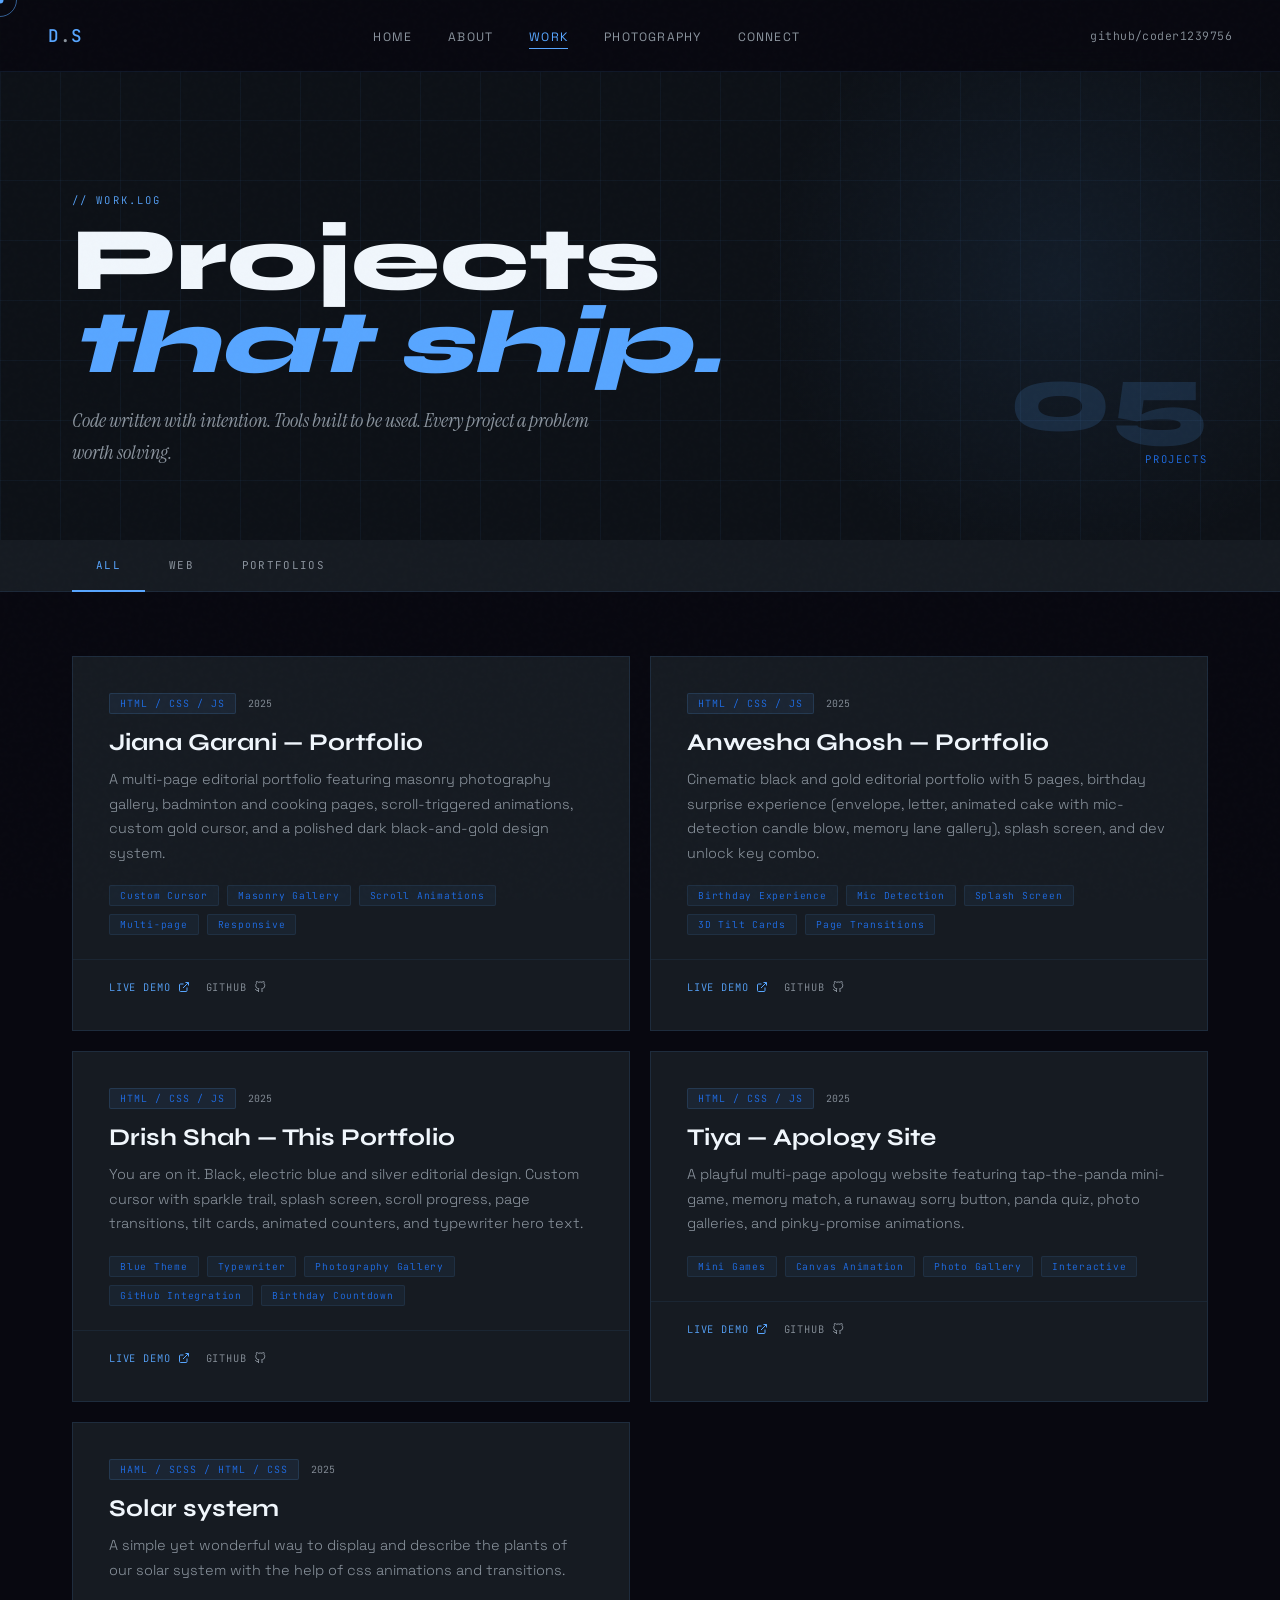
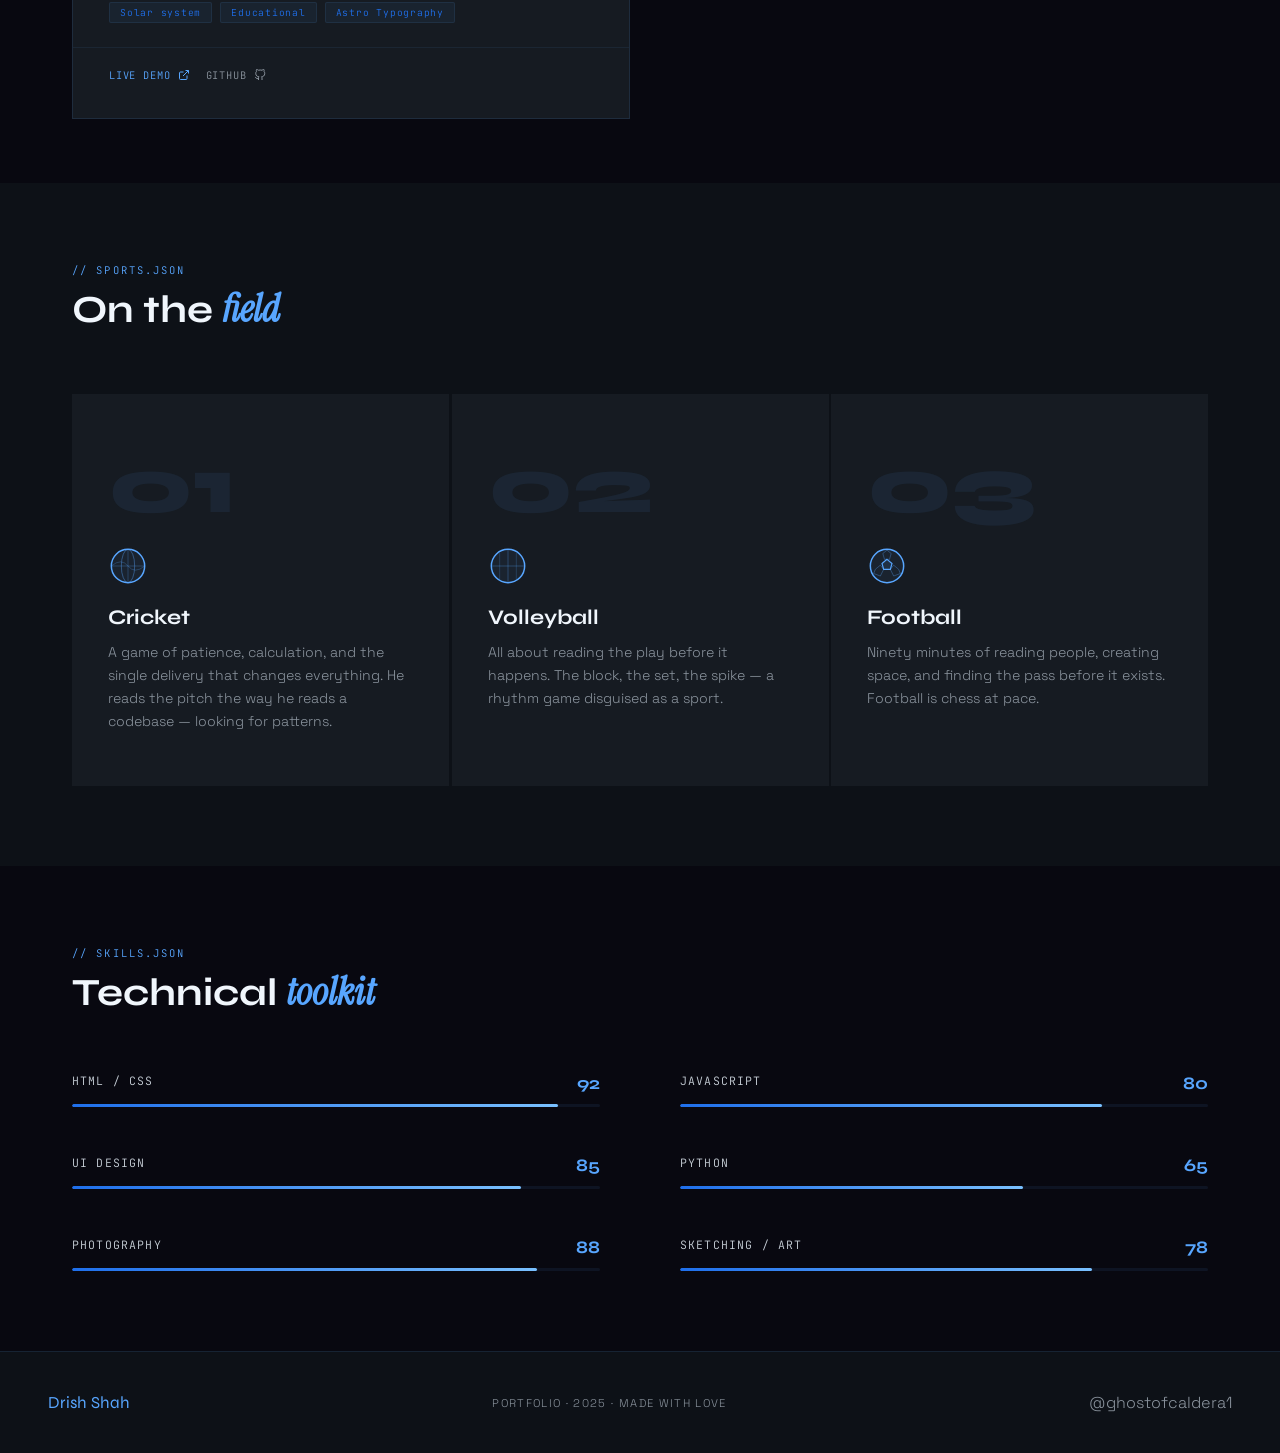
<file: work.html>
<!DOCTYPE html>
<html lang="en">
<head>
<meta charset="UTF-8">
<meta name="viewport" content="width=device-width, initial-scale=1.0">
<title>Work — Drish Shah</title>
<link rel="stylesheet" href="style.css">
<style>
.work-hero { min-height:60vh; display:flex; align-items:flex-end; padding:120px 72px 72px; position:relative; overflow:hidden; background:var(--deep); }
.work-hero::before { content:''; position:absolute; inset:0; background-image:linear-gradient(rgba(88,166,255,.05) 1px,transparent 1px),linear-gradient(90deg,rgba(88,166,255,.05) 1px,transparent 1px); background-size:60px 60px; pointer-events:none; }
.wh-bg { position:absolute; top:-20px; right:-80px; width:600px; height:600px; background:radial-gradient(circle,rgba(88,166,255,.08) 0%,transparent 70%); pointer-events:none; }
.wh-content { position:relative; z-index:2; }
.wh-content h1 { font-size:clamp(3.5rem,7vw,9rem); color:var(--white); font-weight:800; line-height:.92; }
.wh-content h1 em { color:var(--blue); }
.wh-content p { font-family:'Instrument Serif',serif; font-style:italic; font-size:1.25rem; color:var(--silver-dim); max-width:520px; margin-top:20px; line-height:1.6; }
.wh-count { position:absolute; right:72px; bottom:72px; text-align:right; }
.wh-count .wc-num { font-family:'Syne',sans-serif; font-size:6rem; font-weight:800; color:rgba(88,166,255,.15); line-height:1; display:block; }
.wh-count .wc-label { font-family:'JetBrains Mono',monospace; font-size:.66rem; letter-spacing:.18em; text-transform:uppercase; color:var(--blue-dim); }

/* Filter bar */
.filter-bar { background:var(--panel); border-bottom:1px solid rgba(88,166,255,.1); display:flex; padding:0 72px; position:sticky; top:72px; z-index:500; }
.fb-tab { padding:18px 24px; font-family:'JetBrains Mono',monospace; font-size:.68rem; letter-spacing:.12em; text-transform:uppercase; color:var(--silver-dim); background:transparent; border:none; border-bottom:2px solid transparent; cursor:none; transition:color .2s,border-color .2s; margin-bottom:-1px; }
.fb-tab.active,.fb-tab:hover { color:var(--blue); border-bottom-color:var(--blue); }

/* Projects grid */
.projects-section { padding:64px 72px; }
.proj-grid { display:grid; grid-template-columns:repeat(2,1fr); gap:20px; }
.proj-full-card {
  background:var(--panel); border:1px solid rgba(88,166,255,.12);
  position:relative; overflow:hidden; text-decoration:none; display:block;
  transition:border-color .3s, background .3s;
}
.proj-full-card:hover { border-color:rgba(88,166,255,.4); background:rgba(88,166,255,.02); }
.proj-full-card::before { content:''; position:absolute; top:0; left:0; right:0; height:2px; background:linear-gradient(90deg,var(--blue-dim),var(--blue)); transform:scaleX(0); transform-origin:left; transition:transform .4s; }
.proj-full-card:hover::before { transform:scaleX(1); }
/* Blue glow on hover */
.proj-full-card::after { content:''; position:absolute; inset:0; background:radial-gradient(ellipse at top left,rgba(88,166,255,.06) 0%,transparent 60%); opacity:0; transition:opacity .3s; pointer-events:none; }
.proj-full-card:hover::after { opacity:1; }

.pfc-header { padding:36px 36px 0; }
.pfc-meta { display:flex; align-items:center; gap:12px; margin-bottom:16px; }
.pfc-lang { font-family:'JetBrains Mono',monospace; font-size:.62rem; letter-spacing:.1em; text-transform:uppercase; color:var(--blue-dim); background:rgba(88,166,255,.08); border:1px solid rgba(88,166,255,.15); padding:3px 10px; border-radius:2px; }
.pfc-year { font-family:'JetBrains Mono',monospace; font-size:.62rem; color:var(--silver-dim); }
.pfc-header h2 { font-family:'Syne',sans-serif; font-size:1.5rem; color:var(--white); margin-bottom:12px; }
.pfc-header p { font-size:.9rem; line-height:1.7; color:var(--silver-dim); }
.pfc-features { padding:20px 36px; display:flex; flex-wrap:wrap; gap:8px; }
.pfc-feat { font-family:'JetBrains Mono',monospace; font-size:.6rem; letter-spacing:.08em; color:var(--blue-dim); background:rgba(88,166,255,.06); border:1px solid rgba(88,166,255,.1); padding:3px 10px; border-radius:2px; }
.pfc-footer { padding:20px 36px 36px; display:flex; gap:16px; border-top:1px solid rgba(88,166,255,.08); margin-top:4px; }
.pfc-link { display:inline-flex; align-items:center; gap:7px; font-family:'JetBrains Mono',monospace; font-size:.65rem; letter-spacing:.08em; text-transform:uppercase; color:var(--blue); text-decoration:none; transition:color .2s; }
.pfc-link svg { width:12px; fill:none; stroke:currentColor; stroke-width:2; }
.pfc-link:hover { color:var(--blue-light); }
.pfc-link.secondary { color:var(--silver-dim); }
.pfc-link.secondary:hover { color:var(--silver); }

/* Sports section */
.sports-section { padding:80px 72px; background:var(--deep); }
.sports-section h2 { font-size:clamp(2rem,3vw,3.2rem); color:var(--white); margin-bottom:64px; }
.sports-grid { display:grid; grid-template-columns:repeat(3,1fr); gap:3px; }
.sport-card {
  background:var(--panel); padding:52px 36px;
  position:relative; overflow:hidden;
  transition:background .3s;
}
.sport-card:hover { background:var(--panel2); }
.sport-card::after { content:''; position:absolute; bottom:0; left:0; right:0; height:2px; background:var(--blue); transform:scaleX(0); transform-origin:left; transition:transform .4s; }
.sport-card:hover::after { transform:scaleX(1); }
.sport-num { font-family:'Syne',sans-serif; font-size:5rem; font-weight:800; color:rgba(88,166,255,.08); line-height:1; display:block; margin-bottom:20px; transition:color .3s; }
.sport-card:hover .sport-num { color:rgba(88,166,255,.2); }
.sport-card .sport-icon { display:block; margin-bottom:16px; }
.sport-card h3 { font-family:'Syne',sans-serif; font-size:1.3rem; color:var(--white); margin-bottom:12px; }
.sport-card p { font-size:.88rem; line-height:1.65; color:var(--silver-dim); }

.skills-section { padding:80px 72px; background:var(--black); }
.skills-section h2 { font-size:clamp(2rem,3vw,3rem); color:var(--white); margin-bottom:60px; }
.skills-grid { display:grid; grid-template-columns:repeat(2,1fr); gap:48px 80px; }
.skill-item { }
.skill-top { display:flex; justify-content:space-between; margin-bottom:10px; }
.skill-name { font-family:'JetBrains Mono',monospace; font-size:.72rem; letter-spacing:.1em; text-transform:uppercase; color:var(--silver); }
.skill-pct { font-family:'Syne',sans-serif; font-size:1.1rem; font-weight:700; color:var(--blue); }
.skill-track { height:3px; background:rgba(88,166,255,.08); border-radius:2px; overflow:hidden; }
.skill-fill { height:100%; background:linear-gradient(90deg,var(--blue-dim),var(--blue-light)); width:0; border-radius:2px; transition:width 1.4s cubic-bezier(.16,1,.3,1); }
.skill-fill.animate { width:var(--w); }

@media(max-width:900px){
  .work-hero { padding:80px 24px 60px; }
  .wh-count { position:static; text-align:left; margin-top:24px; }
  .filter-bar { padding:0 16px; overflow-x:auto; }
  .projects-section { padding:48px 24px; }
  .proj-grid { grid-template-columns:1fr; }
  .sports-section,.skills-section { padding:60px 24px; }
  .sports-grid { grid-template-columns:1fr; }
  .skills-grid { grid-template-columns:1fr; }
}
</style>
</head>
<body>
<div id="scroll-progress"></div>
<div id="page-transition"></div>
<div class="cursor-dot"></div>
<div class="cursor-ring"></div>
<nav>
  <a href="index.html" class="nav-logo">D<span>.</span>S</a>
  <ul class="nav-links">
    <li><a href="index.html">Home</a></li>
    <li><a href="about.html">About</a></li>
    <li><a href="work.html">Work</a></li>
    <li><a href="photography.html">Photography</a></li>
    <li><a href="connect.html">Connect</a></li>
  </ul>
  <a href="https://github.com/coder1239756" target="_blank" class="nav-gh">github/coder1239756</a>
</nav>

<div class="page work-hero">
  <div class="wh-bg"></div>
  <div class="wh-content">
    <span class="section-tag fade-up d1">// work.log</span>
    <h1 class="fade-up d2">Projects<br><em>that ship.</em></h1>
    <p class="fade-up d3">Code written with intention. Tools built to be used. Every project a problem worth solving.</p>
  </div>
  <div class="wh-count fade-up d4">
    <span class="wc-num">05</span>
    <span class="wc-label">Projects</span>
  </div>
</div>

<div class="filter-bar">
  <button class="fb-tab active" data-filter="all">All</button>
  <button class="fb-tab" data-filter="web">Web</button>
  <button class="fb-tab" data-filter="portfolio">Portfolios</button>
</div>

<section class="projects-section">
  <div class="proj-grid" id="proj-grid">

    <a href="https://coder1239756.github.io/Jianaa-Portfolio/index.html" target="_blank" class="proj-full-card tilt-card" data-cat="portfolio web">
      <div class="pfc-header">
        <div class="pfc-meta">
          <span class="pfc-lang">HTML / CSS / JS</span>
          <span class="pfc-year">2025</span>
        </div>
        <h2>Jiana Garani — Portfolio</h2>
        <p>A multi-page editorial portfolio featuring masonry photography gallery, badminton and cooking pages, scroll-triggered animations, custom gold cursor, and a polished dark black-and-gold design system.</p>
      </div>
      <div class="pfc-features">
        <span class="pfc-feat">Custom Cursor</span>
        <span class="pfc-feat">Masonry Gallery</span>
        <span class="pfc-feat">Scroll Animations</span>
        <span class="pfc-feat">Multi-page</span>
        <span class="pfc-feat">Responsive</span>
      </div>
      <div class="pfc-footer">
        <span class="pfc-link">
          Live Demo
          <svg viewBox="0 0 24 24"><path d="M18 13v6a2 2 0 01-2 2H5a2 2 0 01-2-2V8a2 2 0 012-2h6"/><polyline points="15 3 21 3 21 9"/><line x1="10" y1="14" x2="21" y2="3"/></svg>
        </span>
        <span class="pfc-link secondary">
          GitHub
          <svg viewBox="0 0 24 24"><path d="M9 19c-5 1.5-5-2.5-7-3m14 6v-3.87a3.37 3.37 0 00-.94-2.61c3.14-.35 6.44-1.54 6.44-7A5.44 5.44 0 0020 4.77 5.07 5.07 0 0019.91 1S18.73.65 16 2.48a13.38 13.38 0 00-7 0C6.27.65 5.09 1 5.09 1A5.07 5.07 0 005 4.77a5.44 5.44 0 00-1.5 3.78c0 5.42 3.3 6.61 6.44 7A3.37 3.37 0 009 18.13V22"/></svg>
        </span>
      </div>
    </a>

    <a href="https://coder1239756.github.io/Anwesha-portfolio/" target="_blank" class="proj-full-card tilt-card" data-cat="portfolio web">
      <div class="pfc-header">
        <div class="pfc-meta">
          <span class="pfc-lang">HTML / CSS / JS</span>
          <span class="pfc-year">2025</span>
        </div>
        <h2>Anwesha Ghosh — Portfolio</h2>
        <p>Cinematic black and gold editorial portfolio with 5 pages, birthday surprise experience (envelope, letter, animated cake with mic-detection candle blow, memory lane gallery), splash screen, and dev unlock key combo.</p>
      </div>
      <div class="pfc-features">
        <span class="pfc-feat">Birthday Experience</span>
        <span class="pfc-feat">Mic Detection</span>
        <span class="pfc-feat">Splash Screen</span>
        <span class="pfc-feat">3D Tilt Cards</span>
        <span class="pfc-feat">Page Transitions</span>
      </div>
      <div class="pfc-footer">
          <span class="pfc-link">
          Live Demo
          <svg viewBox="0 0 24 24"><path d="M18 13v6a2 2 0 01-2 2H5a2 2 0 01-2-2V8a2 2 0 012-2h6"/><polyline points="15 3 21 3 21 9"/><line x1="10" y1="14" x2="21" y2="3"/></svg>
        </span>
        <span class="pfc-link secondary">
          GitHub
          <svg viewBox="0 0 24 24"><path d="M9 19c-5 1.5-5-2.5-7-3m14 6v-3.87a3.37 3.37 0 00-.94-2.61c3.14-.35 6.44-1.54 6.44-7A5.44 5.44 0 0020 4.77 5.07 5.07 0 0019.91 1S18.73.65 16 2.48a13.38 13.38 0 00-7 0C6.27.65 5.09 1 5.09 1A5.07 5.07 0 005 4.77a5.44 5.44 0 00-1.5 3.78c0 5.42 3.3 6.61 6.44 7A3.37 3.37 0 009 18.13V22"/></svg>
        </span>
      </div>
    </a>

    <a href="index.html" class="proj-full-card tilt-card" data-cat="portfolio web">
      <div class="pfc-header">
        <div class="pfc-meta">
          <span class="pfc-lang">HTML / CSS / JS</span>
          <span class="pfc-year">2025</span>
        </div>
        <h2>Drish Shah — This Portfolio</h2>
        <p>You are on it. Black, electric blue and silver editorial design. Custom cursor with sparkle trail, splash screen, scroll progress, page transitions, tilt cards, animated counters, and typewriter hero text.</p>
      </div>
      <div class="pfc-features">
        <span class="pfc-feat">Blue Theme</span>
        <span class="pfc-feat">Typewriter</span>
        <span class="pfc-feat">Photography Gallery</span>
        <span class="pfc-feat">GitHub Integration</span>
        <span class="pfc-feat">Birthday Countdown</span>
      </div>
      <div class="pfc-footer">
          <span class="pfc-link">
          Live Demo
          <svg viewBox="0 0 24 24"><path d="M18 13v6a2 2 0 01-2 2H5a2 2 0 01-2-2V8a2 2 0 012-2h6"/><polyline points="15 3 21 3 21 9"/><line x1="10" y1="14" x2="21" y2="3"/></svg>
        </span>
        <span class="pfc-link secondary">
          GitHub
          <svg viewBox="0 0 24 24"><path d="M9 19c-5 1.5-5-2.5-7-3m14 6v-3.87a3.37 3.37 0 00-.94-2.61c3.14-.35 6.44-1.54 6.44-7A5.44 5.44 0 0020 4.77 5.07 5.07 0 0019.91 1S18.73.65 16 2.48a13.38 13.38 0 00-7 0C6.27.65 5.09 1 5.09 1A5.07 5.07 0 005 4.77a5.44 5.44 0 00-1.5 3.78c0 5.42 3.3 6.61 6.44 7A3.37 3.37 0 009 18.13V22"/></svg>
        </span>
      </div>
    </a>

    <a href="https://coder1239756.github.io/Sorry-tiya/" target="_blank" class="proj-full-card tilt-card" data-cat="web">
      <div class="pfc-header">
        <div class="pfc-meta">
          <span class="pfc-lang">HTML / CSS / JS</span>
          <span class="pfc-year">2025</span>
        </div>
        <h2>Tiya — Apology Site</h2>
        <p>A playful multi-page apology website featuring tap-the-panda mini-game, memory match, a runaway sorry button, panda quiz, photo galleries, and pinky-promise animations.</p>
      </div>
      <div class="pfc-features">
        <span class="pfc-feat">Mini Games</span>
        <span class="pfc-feat">Canvas Animation</span>
        <span class="pfc-feat">Photo Gallery</span>
        <span class="pfc-feat">Interactive</span>
      </div>
      <div class="pfc-footer">
          <span class="pfc-link">
          Live Demo
          <svg viewBox="0 0 24 24"><path d="M18 13v6a2 2 0 01-2 2H5a2 2 0 01-2-2V8a2 2 0 012-2h6"/><polyline points="15 3 21 3 21 9"/><line x1="10" y1="14" x2="21" y2="3"/></svg>
        </span>
        <span class="pfc-link secondary">
          GitHub
          <svg viewBox="0 0 24 24"><path d="M9 19c-5 1.5-5-2.5-7-3m14 6v-3.87a3.37 3.37 0 00-.94-2.61c3.14-.35 6.44-1.54 6.44-7A5.44 5.44 0 0020 4.77 5.07 5.07 0 0019.91 1S18.73.65 16 2.48a13.38 13.38 0 00-7 0C6.27.65 5.09 1 5.09 1A5.07 5.07 0 005 4.77a5.44 5.44 0 00-1.5 3.78c0 5.42 3.3 6.61 6.44 7A3.37 3.37 0 009 18.13V22"/></svg>
        </span>
      </div>
    </a>

    <a href="https://coder1239756.github.io/solar-web/" target="_blank" class="proj-full-card tilt-card" data-cat="portfolio web">
      <div class="pfc-header">
        <div class="pfc-meta">
          <span class="pfc-lang">HAML / SCSS / HTML / CSS</span>
          <span class="pfc-year">2025</span>
        </div>
        <h2>Solar system</h2>
        <p>A simple yet wonderful way to display and describe the plants of our solar system with the help of css animations and transitions.</p>
      </div>
      <div class="pfc-features">
        <span class="pfc-feat">Solar system</span>
        <span class="pfc-feat">Educational</span>
        <span class="pfc-feat">Astro Typography</span>
      </div>
      <div class="pfc-footer">
          <span class="pfc-link">
          Live Demo
          <svg viewBox="0 0 24 24"><path d="M18 13v6a2 2 0 01-2 2H5a2 2 0 01-2-2V8a2 2 0 012-2h6"/><polyline points="15 3 21 3 21 9"/><line x1="10" y1="14" x2="21" y2="3"/></svg>
        </span>
        <span class="pfc-link secondary">
          GitHub
          <svg viewBox="0 0 24 24"><path d="M9 19c-5 1.5-5-2.5-7-3m14 6v-3.87a3.37 3.37 0 00-.94-2.61c3.14-.35 6.44-1.54 6.44-7A5.44 5.44 0 0020 4.77 5.07 5.07 0 0019.91 1S18.73.65 16 2.48a13.38 13.38 0 00-7 0C6.27.65 5.09 1 5.09 1A5.07 5.07 0 005 4.77a5.44 5.44 0 00-1.5 3.78c0 5.42 3.3 6.61 6.44 7A3.37 3.37 0 009 18.13V22"/></svg>
        </span>
      </div>
    </a>

  </div>
</section>

<!-- SPORTS -->
<section class="sports-section">
  <span class="section-tag">// sports.json</span>
  <h2>On the <em class="blue-text serif-italic">field</em></h2>
  <div class="sports-grid">
    <div class="sport-card tilt-card reveal">
      <span class="sport-num">01</span>
      <span class="sport-icon">
        <svg viewBox="0 0 48 48" fill="none" width="40" height="40">
          <circle cx="24" cy="24" r="20" stroke="#58a6ff" stroke-width="1.8" fill="rgba(88,166,255,.06)"/>
          <line x1="24" y1="4" x2="24" y2="44" stroke="#58a6ff" stroke-width="1" opacity=".3"/>
          <path d="M4 24 Q16 14 24 24 Q32 34 44 24" stroke="#58a6ff" stroke-width="1" fill="none" opacity=".3"/>
          <ellipse cx="24" cy="24" rx="8" ry="20" stroke="#58a6ff" stroke-width="1.2" fill="none" opacity=".4"/>
          <line x1="4" y1="24" x2="44" y2="24" stroke="#58a6ff" stroke-width="1" opacity=".3"/>
        </svg>
      </span>
      <h3>Cricket</h3>
      <p>A game of patience, calculation, and the single delivery that changes everything. He reads the pitch the way he reads a codebase — looking for patterns.</p>
    </div>
    <div class="sport-card tilt-card reveal">
      <span class="sport-num">02</span>
      <span class="sport-icon">
        <svg viewBox="0 0 48 48" fill="none" width="40" height="40">
          <circle cx="24" cy="24" r="20" stroke="#58a6ff" stroke-width="1.8" fill="rgba(88,166,255,.06)"/>
          <line x1="4" y1="24" x2="44" y2="24" stroke="#58a6ff" stroke-width="1" opacity=".35"/>
          <line x1="24" y1="4" x2="24" y2="44" stroke="#58a6ff" stroke-width="1" opacity=".35"/>
          <path d="M14 8 L14 40" stroke="#58a6ff" stroke-width="1" opacity=".25"/>
          <path d="M34 8 L34 40" stroke="#58a6ff" stroke-width="1" opacity=".25"/>
        </svg>
      </span>
      <h3>Volleyball</h3>
      <p>All about reading the play before it happens. The block, the set, the spike — a rhythm game disguised as a sport.</p>
    </div>
    <div class="sport-card tilt-card reveal">
      <span class="sport-num">03</span>
      <span class="sport-icon">
        <svg viewBox="0 0 48 48" fill="none" width="40" height="40">
          <circle cx="24" cy="24" r="20" stroke="#58a6ff" stroke-width="1.8" fill="rgba(88,166,255,.06)"/>
          <polygon points="24,16 30,21 28,28 20,28 18,21" stroke="#58a6ff" stroke-width="1.4" fill="rgba(88,166,255,.1)"/>
          <polygon points="24,5 29,9 27,16 21,16 19,9" stroke="#58a6ff" stroke-width="1" fill="none" opacity=".4"/>
          <polygon points="10,28 16,23 20,28 16,36 8,33" stroke="#58a6ff" stroke-width="1" fill="none" opacity=".4"/>
          <polygon points="38,28 32,23 28,28 32,36 40,33" stroke="#58a6ff" stroke-width="1" fill="none" opacity=".4"/>
        </svg>
      </span>
      <h3>Football</h3>
      <p>Ninety minutes of reading people, creating space, and finding the pass before it exists. Football is chess at pace.</p>
    </div>
  </div>
</section>

<!-- SKILLS -->
<section class="skills-section">
  <span class="section-tag">// skills.json</span>
  <h2>Technical <em class="blue-text serif-italic">toolkit</em></h2>
  <div class="skills-grid" data-skills>
    <div class="skill-item">
      <div class="skill-top"><span class="skill-name">HTML / CSS</span><span class="skill-pct">92</span></div>
      <div class="skill-track"><div class="skill-fill" style="--w:92%"></div></div>
    </div>
    <div class="skill-item">
      <div class="skill-top"><span class="skill-name">JavaScript</span><span class="skill-pct">80</span></div>
      <div class="skill-track"><div class="skill-fill" style="--w:80%"></div></div>
    </div>
    <div class="skill-item">
      <div class="skill-top"><span class="skill-name">UI Design</span><span class="skill-pct">85</span></div>
      <div class="skill-track"><div class="skill-fill" style="--w:85%"></div></div>
    </div>
    <div class="skill-item">
      <div class="skill-top"><span class="skill-name">Python</span><span class="skill-pct">65</span></div>
      <div class="skill-track"><div class="skill-fill" style="--w:65%"></div></div>
    </div>
    <div class="skill-item">
      <div class="skill-top"><span class="skill-name">Photography</span><span class="skill-pct">88</span></div>
      <div class="skill-track"><div class="skill-fill" style="--w:88%"></div></div>
    </div>
    <div class="skill-item">
      <div class="skill-top"><span class="skill-name">Sketching / Art</span><span class="skill-pct">78</span></div>
      <div class="skill-track"><div class="skill-fill" style="--w:78%"></div></div>
    </div>
  </div>
</section>

<footer>
  <span class="footer-name">Drish Shah</span>
  <span class="footer-meta">Portfolio · 2025 · Made with love</span>
 <a href="https://www.instagram.com/ghostofcaldera1" target="_blank">@ghostofcaldera1</a>
</footer>
<script src="script.js"></script>
<script>
// Filter tabs
document.querySelectorAll('.fb-tab').forEach(tab => {
  tab.addEventListener('click', () => {
    document.querySelectorAll('.fb-tab').forEach(t=>t.classList.remove('active'));
    tab.classList.add('active');
    const f = tab.dataset.filter;
    document.querySelectorAll('.proj-full-card').forEach(card => {
      card.style.display = (f==='all'||card.dataset.cat.includes(f)) ? '' : 'none';
    });
  });
});
// Animate skill bars
const sg = document.querySelector('[data-skills]');
if (sg) {
  new IntersectionObserver(entries => {
    entries.forEach(e => { if(e.isIntersecting){ e.target.querySelectorAll('.skill-fill').forEach((f,i)=>setTimeout(()=>f.classList.add('animate'),i*120)); } });
  }, {threshold:.3}).observe(sg);
}
</script>
</body>
</html>
</file>
<file: style.css>
@import url('https://fonts.googleapis.com/css2?family=Space+Grotesk:wght@300;400;500;600;700&family=Syne:wght@400;500;600;700;800&family=Instrument+Serif:ital@0;1&family=JetBrains+Mono:wght@300;400;500&display=swap');

/* ════════════════════════════
   Drish Shah — Portfolio
   Palette: Black + Electric Blue + Silver
   ════════════════════════════ */
:root {
  --black:      #080810;
  --deep:       #0d1117;
  --panel:      #161b22;
  --panel2:     #1c2230;
  --blue:       #58a6ff;
  --blue-light: #79c0ff;
  --blue-dim:   #1f6feb;
  --blue-glow:  rgba(88,166,255,.18);
  --silver:     #c9d1d9;
  --silver-dim: #8b949e;
  --white:      #f0f6fc;
  --nav-h:      72px;
}

*, *::before, *::after { box-sizing: border-box; margin: 0; padding: 0; }
html { scroll-behavior: smooth; }

body {
  background: var(--black);
  color: var(--silver);
  font-family: 'Space Grotesk', sans-serif;
  font-weight: 300;
  cursor: none;
  overflow-x: hidden;
}

/* ── Noise grain ── */
body::before {
  content: '';
  position: fixed; inset: 0;
  background-image: url("data:image/svg+xml,%3Csvg viewBox='0 0 200 200' xmlns='http://www.w3.org/2000/svg'%3E%3Cfilter id='n'%3E%3CfeTurbulence type='fractalNoise' baseFrequency='.9' numOctaves='4' stitchTiles='stitch'/%3E%3C/filter%3E%3Crect width='100%25' height='100%25' filter='url(%23n)' opacity='.04'/%3E%3C/svg%3E");
  pointer-events: none; z-index: 9000; opacity: .35;
}

/* ── Cursor ── */
.cursor-dot {
  width: 7px; height: 7px;
  background: var(--blue);
  border-radius: 50%;
  position: fixed; top: 0; left: 0;
  pointer-events: none; z-index: 9999;
  transform: translate(-50%,-50%);
}
.cursor-ring {
  width: 34px; height: 34px;
  border: 1.5px solid var(--blue);
  border-radius: 50%;
  position: fixed; top: 0; left: 0;
  pointer-events: none; z-index: 9998;
  transform: translate(-50%,-50%);
  transition: width .2s, height .2s, opacity .2s, border-color .2s;
  opacity: .55;
}

/* ── Scroll progress ── */
#scroll-progress {
  position: fixed; top: 0; left: 0; right: 0;
  height: 2px;
  background: linear-gradient(90deg, var(--blue-dim), var(--blue), var(--blue-light));
  transform: scaleX(0); transform-origin: left;
  z-index: 9999;
  box-shadow: 0 0 10px rgba(88,166,255,.7);
}

/* ── Page transition ── */
#page-transition {
  position: fixed; inset: 0;
  background: var(--black);
  z-index: 99999;
  pointer-events: none;
  opacity: 0; transition: opacity .4s ease;
}
#page-transition.entering { opacity: 1; pointer-events: all; }
#page-transition.leaving  { opacity: 0; }

/* ── Sparkle cursor trail ── */
.cursor-sparkle {
  position: fixed; border-radius: 50%;
  pointer-events: none; z-index: 9997;
  background: radial-gradient(circle, var(--blue-light), var(--blue), transparent);
  opacity: .7;
  animation: sparkle-fly .7s ease-out forwards;
}
@keyframes sparkle-fly {
  0%   { opacity: .7; transform: translate(0,0) scale(1); }
  100% { opacity: 0; transform: translate(var(--ox), var(--oy)) scale(0); }
}

/* ── Nav ── */
nav {
  position: fixed; top: 0; left: 0; right: 0;
  height: var(--nav-h);
  background: rgba(8,8,16,.9);
  backdrop-filter: blur(16px);
  border-bottom: 1px solid rgba(88,166,255,.1);
  display: flex; align-items: center;
  justify-content: space-between;
  padding: 0 48px;
  z-index: 8000;
}
.nav-logo {
  font-family: 'JetBrains Mono', monospace;
  font-size: 1.1rem; font-weight: 500;
  color: var(--blue); text-decoration: none;
  letter-spacing: .04em;
  transition: opacity .2s;
}
.nav-logo span { color: var(--silver-dim); }
.nav-logo:hover { opacity: .75; }

.nav-links { display: flex; align-items: center; gap: 36px; list-style: none; }
.nav-links a {
  font-family: 'Space Grotesk', sans-serif;
  font-size: .76rem; font-weight: 400;
  letter-spacing: .1em; text-transform: uppercase;
  color: var(--silver-dim); text-decoration: none;
  position: relative; transition: color .2s;
}
.nav-links a::after {
  content: ''; position: absolute; bottom: -4px; left: 0; right: 0;
  height: 1px; background: var(--blue);
  transform: scaleX(0); transform-origin: right;
  transition: transform .3s ease;
}
.nav-links a:hover, .nav-links a.active { color: var(--blue); }
.nav-links a:hover::after, .nav-links a.active::after {
  transform: scaleX(1); transform-origin: left;
}
.nav-gh {
  font-family: 'JetBrains Mono', monospace;
  font-size: .72rem; color: var(--silver-dim);
  text-decoration: none; transition: color .2s;
  letter-spacing: .04em;
}
.nav-gh:hover { color: var(--blue); }

/* ── Page wrapper ── */
.page { padding-top: var(--nav-h); min-height: 100vh; }

/* ── Section tag ── */
.section-tag {
  font-family: 'JetBrains Mono', monospace;
  font-size: .66rem; letter-spacing: .2em; text-transform: uppercase;
  color: var(--blue); display: block; margin-bottom: 12px;
}

/* ── Headings ── */
h1,h2,h3 { font-family: 'Syne', sans-serif; font-weight: 700; line-height: 1.05; }
.serif-italic { font-family: 'Instrument Serif', serif; font-style: italic; }
.blue-text { color: var(--blue); }
.silver-text { color: var(--silver); }
.mono { font-family: 'JetBrains Mono', monospace; }

/* ── Buttons ── */
.btn {
  display: inline-flex; align-items: center; gap: 10px;
  padding: 12px 28px;
  border: 1px solid var(--blue);
  color: var(--blue); background: transparent;
  font-family: 'Space Grotesk', sans-serif;
  font-size: .76rem; letter-spacing: .1em; text-transform: uppercase;
  text-decoration: none; cursor: none;
  transition: background .25s, color .25s;
  border-radius: 2px;
}
.btn:hover { background: var(--blue); color: var(--black); }
.btn-fill { background: var(--blue); color: var(--black); border-color: var(--blue); }
.btn-fill:hover { background: var(--blue-light); border-color: var(--blue-light); }

/* ── Marquee ── */
.marquee-wrap {
  overflow: hidden;
  border-top: 1px solid rgba(88,166,255,.1);
  border-bottom: 1px solid rgba(88,166,255,.1);
  padding: 13px 0; background: var(--deep);
}
.marquee-track {
  display: flex; gap: 0;
  animation: marqueeScroll 32s linear infinite;
  white-space: nowrap;
}
.marquee-track:hover { animation-play-state: paused; }
.marquee-track span {
  font-family: 'Instrument Serif', serif;
  font-style: italic; font-size: 1.0rem;
  color: var(--silver-dim); padding-right: 48px;
}
.marquee-track span.dot { color: var(--blue); font-style: normal; padding-right: 48px; }
@keyframes marqueeScroll { from { transform: translateX(0); } to { transform: translateX(-50%); } }

/* ── Stat ── */
.stat-number {
  font-family: 'Syne', sans-serif; font-size: 3.4rem; font-weight: 800;
  color: var(--blue); line-height: 1; display: block;
}
.stat-label {
  font-size: .66rem; letter-spacing: .18em; text-transform: uppercase;
  color: var(--silver-dim); margin-top: 6px; display: block;
}

/* ── Reveal ── */
.reveal {
  opacity: 0; transform: translateY(28px);
  transition: opacity .75s ease, transform .75s ease;
}
.reveal.revealed { opacity: 1; transform: translateY(0); }

/* ── Tilt card ── */
.tilt-card { transition: transform .5s ease; will-change: transform; transform-style: preserve-3d; }

/* ── Photo frame ── */
.photo-frame { position: relative; overflow: hidden; }
.photo-frame img {
  width: 100%; height: 100%; object-fit: cover; display: block;
  filter: brightness(.82) contrast(1.06) saturate(.85);
  transition: transform .6s ease, filter .3s;
}
.photo-frame:hover img { transform: scale(1.04); filter: brightness(.95) contrast(1.08) saturate(.95); }
.photo-frame::after {
  content: ''; position: absolute; inset: 0;
  background: linear-gradient(135deg, rgba(88,166,255,.04) 0%, transparent 60%);
  pointer-events: none;
}

/* ── Blue glow box ── */
.glow-border {
  border: 1px solid rgba(88,166,255,.2);
  box-shadow: 0 0 0 1px rgba(88,166,255,.06), 0 4px 24px rgba(0,0,0,.4);
  transition: border-color .3s, box-shadow .3s;
}
.glow-border:hover {
  border-color: rgba(88,166,255,.45);
  box-shadow: 0 0 0 1px rgba(88,166,255,.12), 0 8px 40px rgba(88,166,255,.12);
}

/* ── Footer ── */
footer {
  border-top: 1px solid rgba(88,166,255,.12);
  padding: 40px 48px;
  display: flex; align-items: center; justify-content: space-between;
  background: var(--deep);
}
.footer-name { font-family: 'Syne', sans-serif; font-size: 1.05rem; color: var(--blue); }
.footer-meta { font-size: .7rem; letter-spacing: .12em; color: var(--silver-dim); text-transform: uppercase; }
footer a { color: var(--silver-dim); text-decoration: none; transition: color .2s; }
footer a:hover { color: var(--blue); }

/* ── Scroll hint ── */
.scroll-hint {
  display: flex; flex-direction: column; align-items: center; gap: 8px;
  font-size: .6rem; letter-spacing: .26em; text-transform: uppercase;
  color: rgba(88,166,255,.5);
  animation: scrollBounce 2.2s ease-in-out infinite;
}
.scroll-hint span { color: rgba(88,166,255,.65); }
.scroll-hint svg { width: 15px; fill: none; stroke: rgba(88,166,255,.55); stroke-width: 1.8; }
@keyframes scrollBounce {
  0%,100% { transform: translateY(0); opacity: .6; }
  50%      { transform: translateY(6px); opacity: 1; }
}

/* ── Floating social ── */
.social-float {
  position: fixed; right: 24px; top: 50%;
  transform: translateY(-50%);
  display: flex; flex-direction: column; gap: 10px; z-index: 7000;
}
.social-float a {
  width: 38px; height: 38px;
  background: rgba(88,166,255,.05);
  border: 1px solid rgba(88,166,255,.15);
  border-radius: 50%;
  display: flex; align-items: center; justify-content: center;
  color: var(--silver-dim); text-decoration: none; font-size: .75rem;
  transition: background .2s, color .2s, transform .2s;
}
.social-float a:hover { background: rgba(88,166,255,.18); color: var(--blue); transform: scale(1.12); }

/* ── Splash ── */
#splash {
  position: fixed; inset: 0; background: var(--black);
  z-index: 999999;
  display: flex; flex-direction: column;
  align-items: center; justify-content: center; gap: 0;
  transition: opacity .9s ease, visibility .9s;
}
#splash.splash-out { opacity: 0; visibility: hidden; }
.splash-mono { font-family: 'JetBrains Mono', monospace; font-size: .78rem; color: var(--blue); letter-spacing: .06em; opacity: 0; animation: splashIn .5s ease .2s forwards; }
.splash-mono span { color: var(--silver-dim); }
.splash-name {
  font-family: 'Syne', sans-serif; font-size: clamp(4rem,12vw,9rem); font-weight: 800;
  color: var(--white); line-height: 1; margin-top: 8px;
  overflow: hidden;
}
.splash-name .sl { display: inline-block; opacity: 0; transform: translateY(50px); animation: splashLetter .6s cubic-bezier(.16,1,.3,1) forwards; }
.splash-name .sl.blue { color: var(--blue); }
.splash-bar-wrap { width: 160px; height: 2px; background: rgba(88,166,255,.1); border-radius: 2px; margin-top: 40px; overflow: hidden; opacity: 0; animation: splashIn .4s ease .9s forwards; }
.splash-bar-fill { height: 100%; background: linear-gradient(90deg, var(--blue-dim), var(--blue-light)); animation: splashBarLoad 1.4s ease 1s forwards; width: 0; border-radius: 2px; }
@keyframes splashIn { to { opacity: 1; } }
@keyframes splashLetter { to { opacity: 1; transform: translateY(0); } }
@keyframes splashBarLoad { to { width: 100%; } }

/* ── Code block decoration ── */
.code-tag {
  font-family: 'JetBrains Mono', monospace;
  font-size: .68rem; color: var(--blue-dim);
  opacity: .6; letter-spacing: .04em;
}

@media (max-width: 900px) {
  nav { padding: 0 20px; }
  .nav-links { gap: 18px; }
  .nav-links a { font-size: .68rem; }
  .nav-gh { display: none; }
  footer { flex-direction: column; gap: 12px; text-align: center; padding: 28px 20px; }
  .social-float { display: none; }
}
</file>
